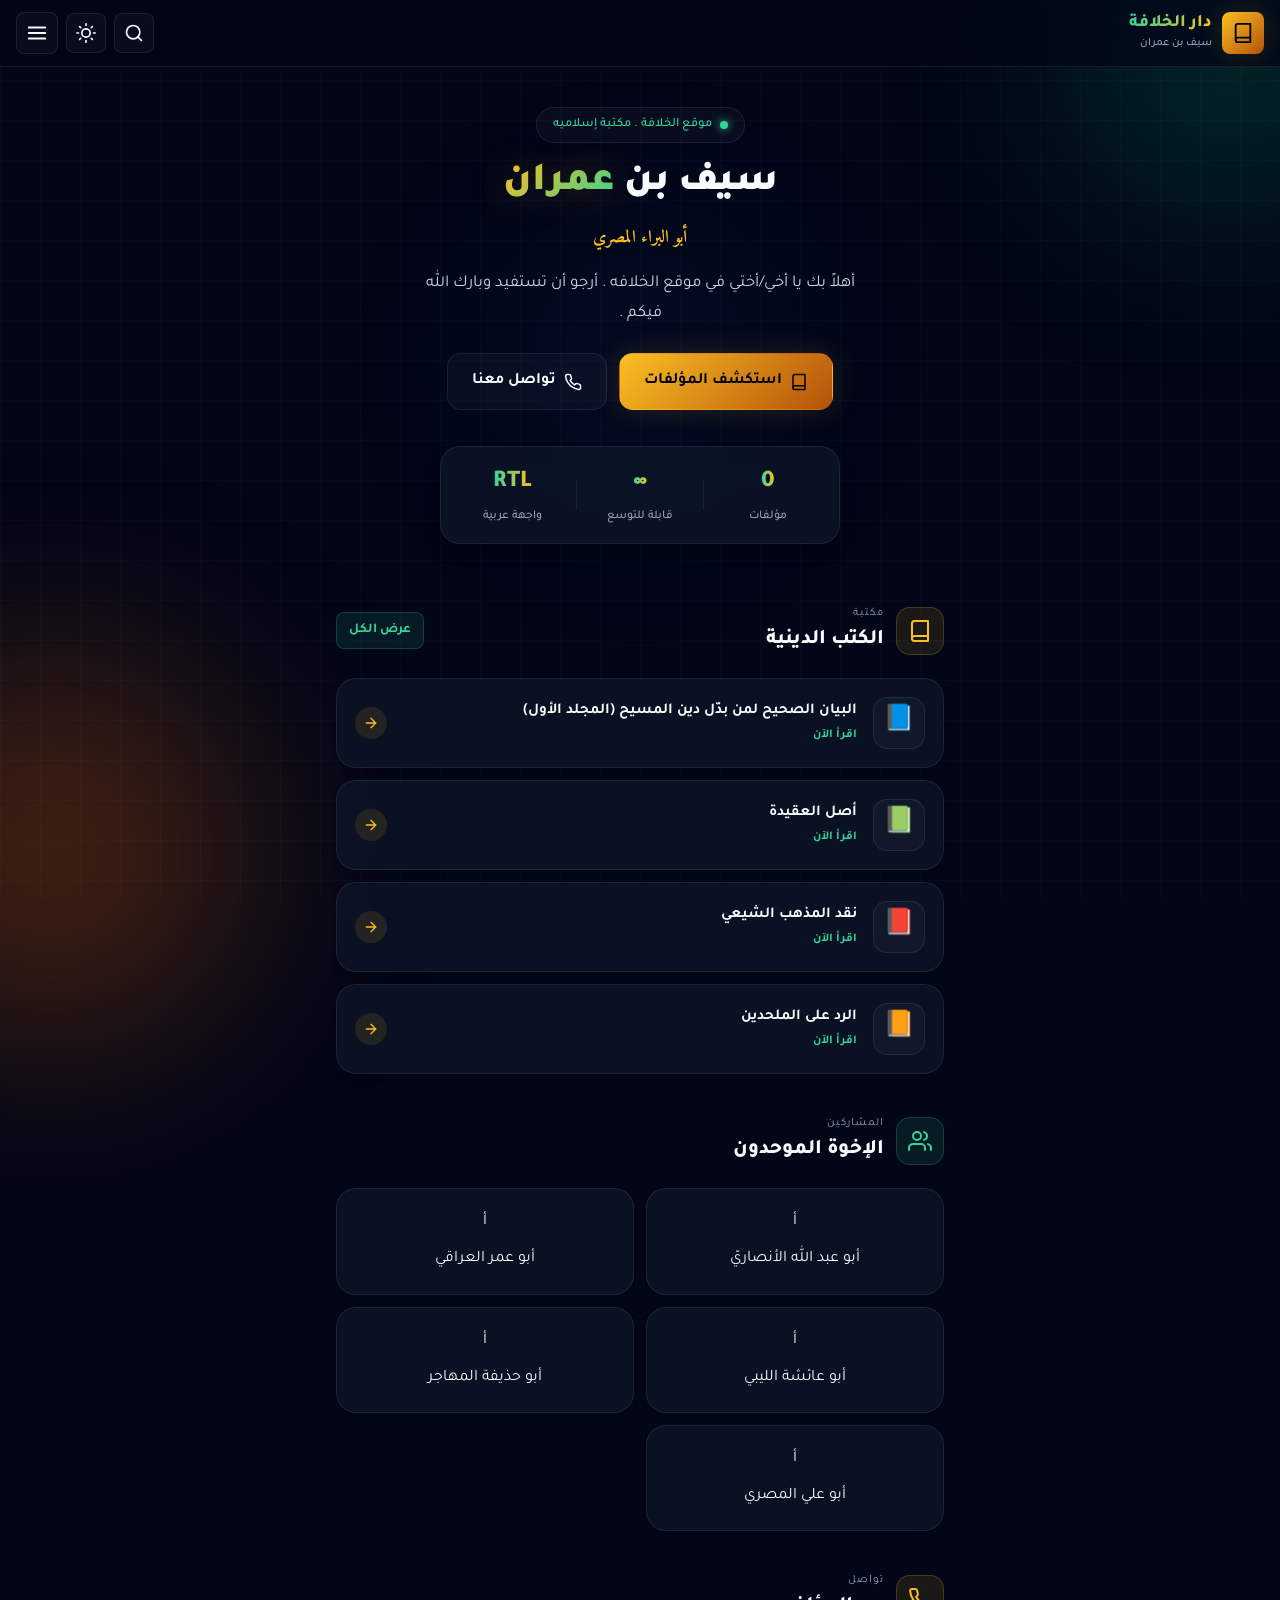
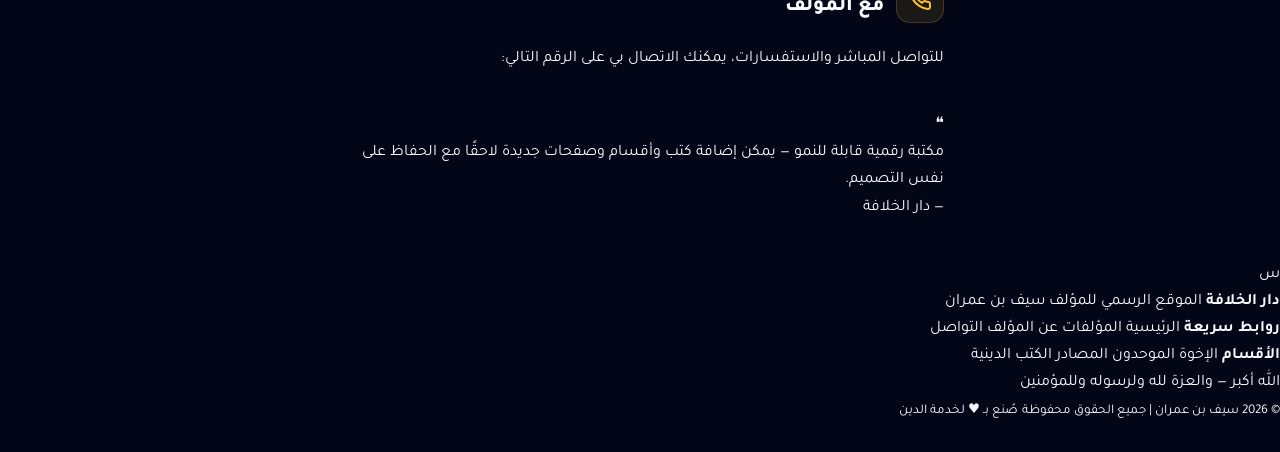
<file: index.html>
<!doctype html>
<html lang="ar" dir="rtl">
<head>
    <meta charset="utf-8">
    <meta name="viewport" content="width=device-width, initial-scale=1, maximum-scale=5, viewport-fit=cover">
    <meta name="theme-color" content="#020617">
    <meta name="description" content="الموقع الرسمي للمؤلف سيف بن عمران (أبو البراء المصري) — مكتبة المؤلفات الدينية لدار الخلافة. كتب، بحوث، وصفحات تعريفية.">
    <meta name="author" content="سيف بن عمران">
    <meta name="keywords" content="سيف بن عمران, دار الخلافة, كتب دينية, البيان الصحيح, أصل العقيدة, نقد المذهب الشيعي, أبو البراء المصري">
    
    <!-- Open Graph -->
    <meta property="og:title" content="سيف بن عمران | دار الخلافة">
    <meta property="og:image" content="https://saifomran262977-svg.github.io/icon.jpg">
    <meta property="og:image:width" content="400">
    <meta property="og:image:height" content="400">
    <meta name="twitter:card" content="summary">
    <meta name="twitter:image" content="https://saifomran262977-svg.github.io/icon.jpg">
    <meta property="og:description" content="السلام عليكم ورحمة الله وبركاته ...اهلا بك يا أخي في موقع ( الخلافة ).">
    <meta property="og:type" content="website">
    <meta property="og:locale" content="ar_AR">
    
    <!-- Twitter Card -->
    <meta name="twitter:card" content="summary_large_image">
    <meta name="twitter:title" content="سيف بن عمران | دار الخلافة">
    <meta name="twitter:description" content="مكتبة المؤلفات الدينية لدار الخلافة.">
    
    <title>سيف بن عمران | دار الخلافة</title>
    <meta name="google-site-verification" content="6l58_MC2yCPOhpSE0dXZOY8DzZ9UnEq5woLL2YqtXmM" />
    <!-- الخطوط -->
    <link rel="preconnect" href="https://fonts.googleapis.com">
    <link rel="preconnect" href="https://fonts.gstatic.com" crossorigin>
    <link rel="preconnect" href="https://fonts.gstatic.com" crossorigin>
<link href="https://fonts.googleapis.com/css2?family=Tajawal:wght@400;700;900&family=Amiri:wght@400;700&display=swap" rel="stylesheet" media="print" onload="this.media='all'">
<noscript><link href="https://fonts.googleapis.com/css2?family=Tajawal:wght@400;700;900&family=Amiri:wght@400;700&display=swap" rel="stylesheet"></noscript>
    <!-- أيقونة الموقع -->
<link rel="icon" type="image/jpeg" href="icon.jpg">
<link rel="apple-touch-icon" href="icon.jpg">
    <!-- ملف التصميم الرئيسي -->
  <!-- PWA -->
<link rel="manifest" href="manifest.json">
<meta name="theme-color" content="#020617">
<meta name="apple-mobile-web-app-capable" content="yes">
<meta name="apple-mobile-web-app-status-bar-style" content="black-translucent">
<meta name="apple-mobile-web-app-title" content="دار الخلافة">
<meta name="mobile-web-app-capable" content="yes">
    <link rel="stylesheet" href="style.css">
</head>
<body>

    <!-- ==========================================
         شاشة التحميل (Preloader)
         ========================================== -->
    <div id="preloader" class="preloader">
        <div class="preloader-content">
            <div class="preloader-logo">س</div>
            <div class="preloader-bar"><span></span></div>
            <p class="preloader-text">دار الخلافة</p>
        </div>
    </div>

    <!-- ==========================================
         شريط تقدم التمرير (Scroll Progress)
         ========================================== -->
    <div class="scroll-progress" id="scrollProgress"></div>

    <!-- ==========================================
         خلفيات متوهجة متحركة (Ambient Orbs)
         ========================================== -->
    <div class="ambient ambient-1"></div>
    <div class="ambient ambient-2"></div>
    <div class="ambient ambient-3"></div>
    <div class="grid-overlay"></div>

    <!-- ==========================================
         شريط التنقل العلوي (Header)
         ========================================== -->
    <header class="topbar" id="topbar">
        <a href="index.html" class="brand">
            <div class="logo-icon">
                <svg viewBox="0 0 24 24" fill="none" stroke="currentColor" stroke-width="2" stroke-linecap="round" stroke-linejoin="round">
                    <path d="M4 19.5A2.5 2.5 0 0 1 6.5 17H20"/>
                    <path d="M6.5 2H20v20H6.5A2.5 2.5 0 0 1 4 19.5v-15A2.5 2.5 0 0 1 6.5 2z"/>
                </svg>
            </div>
            <div class="logo-text">
                <h1>دار الخلافة</h1>
                <p>سيف بن عمران</p>
            </div>
        </a>
        
        <div class="header-actions">
            <button class="icon-btn" id="searchBtn" aria-label="بحث">
                <svg viewBox="0 0 24 24" fill="none" stroke="currentColor" stroke-width="2" stroke-linecap="round" stroke-linejoin="round">
                    <circle cx="11" cy="11" r="8"/>
                    <line x1="21" y1="21" x2="16.65" y2="16.65"/>
                </svg>
            </button>
            <button class="icon-btn theme-toggle" id="themeToggle" aria-label="تغيير المظهر">
                <svg viewBox="0 0 24 24" fill="none" stroke="currentColor" stroke-width="2" stroke-linecap="round" stroke-linejoin="round">
                    <circle cx="12" cy="12" r="5"/>
                    <line x1="12" y1="1" x2="12" y2="3"/>
                    <line x1="12" y1="21" x2="12" y2="23"/>
                    <line x1="4.22" y1="4.22" x2="5.64" y2="5.64"/>
                    <line x1="18.36" y1="18.36" x2="19.78" y2="19.78"/>
                    <line x1="1" y1="12" x2="3" y2="12"/>
                    <line x1="21" y1="12" x2="23" y2="12"/>
                    <line x1="4.22" y1="19.78" x2="5.64" y2="18.36"/>
                    <line x1="18.36" y1="5.64" x2="19.78" y2="4.22"/>
                </svg>
            </button>
            <button class="menu-btn" id="menuBtn" aria-label="فتح القائمة">
                <svg viewBox="0 0 24 24" fill="none" stroke="currentColor" stroke-width="2" stroke-linecap="round" stroke-linejoin="round">
                    <line x1="3" y1="12" x2="21" y2="12"/>
                    <line x1="3" y1="6" x2="21" y2="6"/>
                    <line x1="3" y1="18" x2="21" y2="18"/>
                </svg>
            </button>
        </div>
    </header>

    <!-- ==========================================
         القائمة الجانبية للهاتف (Mobile Nav)
         ========================================== -->
    <div class="nav-overlay" id="navOverlay"></div>
    <nav class="nav-menu" id="navMenu" aria-label="القائمة الرئيسية">
        <div class="nav-header">
            <div class="nav-logo">س</div>
            <div class="nav-title">
                <b>دار الخلافة</b>
                <small>سيف بن عمران</small>
            </div>
        </div>
        <div class="nav-links">
            <a href="index.html" class="active">
                <svg viewBox="0 0 24 24" fill="none" stroke="currentColor" stroke-width="2" stroke-linecap="round" stroke-linejoin="round"><path d="M3 9l9-7 9 7v11a2 2 0 0 1-2 2H5a2 2 0 0 1-2-2z"/><polyline points="9 22 9 12 15 12 15 22"/></svg>
                الرئيسية
            </a>
            <a href="books.html">
                <svg viewBox="0 0 24 24" fill="none" stroke="currentColor" stroke-width="2" stroke-linecap="round" stroke-linejoin="round"><path d="M4 19.5A2.5 2.5 0 0 1 6.5 17H20"/><path d="M6.5 2H20v20H6.5A2.5 2.5 0 0 1 4 19.5v-15A2.5 2.5 0 0 1 6.5 2z"/></svg>
                المؤلفات
            </a>
            <a href="about.html">
                <svg viewBox="0 0 24 24" fill="none" stroke="currentColor" stroke-width="2" stroke-linecap="round" stroke-linejoin="round"><path d="M20 21v-2a4 4 0 0 0-4-4H8a4 4 0 0 0-4 4v2"/><circle cx="12" cy="7" r="4"/></svg>
                عن المؤلف
            </a>
            <a href="brothers.html">
                <svg viewBox="0 0 24 24" fill="none" stroke="currentColor" stroke-width="2" stroke-linecap="round" stroke-linejoin="round"><path d="M17 21v-2a4 4 0 0 0-4-4H5a4 4 0 0 0-4 4v2"/><circle cx="9" cy="7" r="4"/><path d="M23 21v-2a4 4 0 0 0-3-3.87"/><path d="M16 3.13a4 4 0 0 1 0 7.75"/></svg>
                الإخوة الموحدين 
            </a>
            <a href="contact.html">
                <svg viewBox="0 0 24 24" fill="none" stroke="currentColor" stroke-width="2" stroke-linecap="round" stroke-linejoin="round"><path d="M22 16.92v3a2 2 0 0 1-2.18 2 19.79 19.79 0 0 1-8.63-3.07 19.5 19.5 0 0 1-6-6 19.79 19.79 0 0 1-3.07-8.67A2 2 0 0 1 4.11 2h3a2 2 0 0 1 2 1.72c.127.96.361 1.903.7 2.81a2 2 0 0 1-.45 2.11L8.09 9.91a16 16 0 0 0 6 6l1.27-1.27a2 2 0 0 1 2.11-.45c.907.339 1.85.573 2.81.7A2 2 0 0 1 22 16.92z"/></svg>
                التواصل
            </a>
            <a href="news.html">
    <svg viewBox="0 0 24 24" fill="none" stroke="currentColor" stroke-width="2" stroke-linecap="round" stroke-linejoin="round"><path d="M4 22h16a2 2 0 0 0 2-2V4a2 2 0 0 0-2-2H8a2 2 0 0 0-2 2v16a2 2 0 0 1-2 2Zm0 0a2 2 0 0 1-2-2v-9c0-1.1.9-2 2-2h2"/><path d="M18 14h-8M15 18h-5M10 6h8v4h-8V6Z"/></svg>
    الأخبار الرسمية
                <a href="hadith.html">
    <svg viewBox="0 0 24 24" fill="none" stroke="currentColor" stroke-width="2" stroke-linecap="round" stroke-linejoin="round"><path d="M4 19.5A2.5 2.5 0 0 1 6.5 17H20"/><path d="M6.5 2H20v20H6.5A2.5 2.5 0 0 1 4 19.5v-15A2.5 2.5 0 0 1 6.5 2z"/></svg>
    مكتبة الأحاديث
                </a> 
                <a href="scholars.html">
    <svg viewBox="0 0 24 24" fill="none" stroke="currentColor" stroke-width="2" stroke-linecap="round" stroke-linejoin="round"><path d="M17 21v-2a4 4 0 0 0-4-4H5a4 4 0 0 0-4 4v2"/><circle cx="9" cy="7" r="4"/><path d="M23 21v-2a4 4 0 0 0-3-3.87"/><path d="M16 3.13a4 4 0 0 1 0 7.75"/></svg>
    علماء الإسلام
                </a>
         <a href="shorts.html">
    <svg viewBox="0 0 24 24" fill="none" stroke="currentColor" stroke-width="2" stroke-linecap="round" stroke-linejoin="round"><rect x="2" y="3" width="20" height="18" rx="2"/><polygon points="10 8 16 12 10 16 10 8"/></svg>
    مقاطع دعوية
         </a>
            </a>
        </div>
        <div class="nav-footer">
            <p>الله أكبر — والعزة لله</p>
        </div>
    </nav>

    <!-- ==========================================
         المحتوى الرئيسي (Main Content)
         ========================================== -->
    <main>

        <!-- ==========================================
             قسم الترحيب (Hero Section)
             ========================================== -->
        <section class="hero" id="hero">
            <div class="hero-badge">
                <span class="badge-dot"></span>
                موقع الخلافة . مكتبة إسلاميه
            </div>
            
            <h2 class="hero-title">
                سيف بن <span class="gradient-text">عمران</span>
            </h2>
            
            <p class="hero-subtitle">
                أبو البراء المصري
            </p>
            
            <p class="hero-welcome">
                أهلاً بك يا أخي/أختي في موقع الخلافه . أرجو أن تستفيد وبارك الله فيكم .
            </p>
            
            <div class="hero-actions">
                <a href="books.html" class="btn btn-primary">
                    <svg viewBox="0 0 24 24" fill="none" stroke="currentColor" stroke-width="2" stroke-linecap="round" stroke-linejoin="round"><path d="M4 19.5A2.5 2.5 0 0 1 6.5 17H20"/><path d="M6.5 2H20v20H6.5A2.5 2.5 0 0 1 4 19.5v-15A2.5 2.5 0 0 1 6.5 2z"/></svg>
                    استكشف المؤلفات
                </a>
                <a href="contact.html" class="btn btn-ghost">
                    <svg viewBox="0 0 24 24" fill="none" stroke="currentColor" stroke-width="2" stroke-linecap="round" stroke-linejoin="round"><path d="M22 16.92v3a2 2 0 0 1-2.18 2 19.79 19.79 0 0 1-8.63-3.07 19.5 19.5 0 0 1-6-6 19.79 19.79 0 0 1-3.07-8.67A2 2 0 0 1 4.11 2h3a2 2 0 0 1 2 1.72c.127.96.361 1.903.7 2.81a2 2 0 0 1-.45 2.11L8.09 9.91a16 16 0 0 0 6 6l1.27-1.27a2 2 0 0 1 2.11-.45c.907.339 1.85.573 2.81.7A2 2 0 0 1 22 16.92z"/></svg>
                    تواصل معنا
                </a>
            </div>
        
            <!-- إحصائيات سريعة -->
            <div class="hero-stats">
                <div class="stat-item">
                    <span class="stat-number" data-count="3">0</span>
                    <span class="stat-label">مؤلفات</span>
                </div>
                <div class="stat-divider"></div>
                <div class="stat-item">
                    <span class="stat-number">∞</span>
                    <span class="stat-label">قابلة للتوسع</span>
                </div>
                <div class="stat-divider"></div>
                <div class="stat-item">
                    <span class="stat-number">RTL</span>
                    <span class="stat-label">واجهة عربية</span>
                </div>
            </div>
        </section>

        <!-- ==========================================
             قسم الكتب الدينية (Books Section)
             ========================================== -->
        <section class="section" id="books-section">
            <div class="section-header">
                <div class="section-icon-wrap">
                    <svg viewBox="0 0 24 24" fill="none" stroke="currentColor" stroke-width="2" stroke-linecap="round" stroke-linejoin="round">
                        <path d="M4 19.5A2.5 2.5 0 0 1 6.5 17H20"/>
                        <path d="M6.5 2H20v20H6.5A2.5 2.5 0 0 1 4 19.5v-15A2.5 2.5 0 0 1 6.5 2z"/>
                    </svg>
                </div>
                <div class="section-title-wrap">
                    <span class="section-kicker">مكتبة</span>
                    <h3 class="section-title">الكتب الدينية</h3>
                </div>
                <a href="books.html" class="section-link">عرض الكل</a>
            </div>
            
            <div class="books-grid" id="booksContainer">
                <!-- يتم تعبئة أزرار الكتب تلقائيًا عبر JavaScript من config.js -->
            </div>
        </section>

        <!-- ==========================================
             قسم الإخوة الموحدين (Brothers Section)
             ========================================== -->
        <section class="section" id="brothers-section">
            <div class="section-header">
                <div class="section-icon-wrap emerald">
                    <svg viewBox="0 0 24 24" fill="none" stroke="currentColor" stroke-width="2" stroke-linecap="round" stroke-linejoin="round">
                        <path d="M17 21v-2a4 4 0 0 0-4-4H5a4 4 0 0 0-4 4v2"/>
                        <circle cx="9" cy="7" r="4"/>
                        <path d="M23 21v-2a4 4 0 0 0-3-3.87"/>
                        <path d="M16 3.13a4 4 0 0 1 0 7.75"/>
                    </svg>
                </div>
                <div class="section-title-wrap">
                    <span class="section-kicker">المشاركين </span>
                    <h3 class="section-title">الإخوة الموحدون</h3>
                </div>
            </div>
            
            <div class="brothers-grid" id="brothersContainer">
                <!-- يتم تعبئة أسماء الإخوة تلقائيًا عبر JavaScript من config.js -->
            </div>
        </section>

        <!-- ==========================================
             قسم التواصل (Contact Section)
             ========================================== -->
        <section class="section" id="contact-section">
            <div class="section-header">
                <div class="section-icon-wrap gold">
                    <svg viewBox="0 0 24 24" fill="none" stroke="currentColor" stroke-width="2" stroke-linecap="round" stroke-linejoin="round">
                        <path d="M22 16.92v3a2 2 0 0 1-2.18 2 19.79 19.79 0 0 1-8.63-3.07 19.5 19.5 0 0 1-6-6 19.79 19.79 0 0 1-3.07-8.67A2 2 0 0 1 4.11 2h3a2 2 0 0 1 2 1.72c.127.96.361 1.903.7 2.81a2 2 0 0 1-.45 2.11L8.09 9.91a16 16 0 0 0 6 6l1.27-1.27a2 2 0 0 1 2.11-.45c.907.339 1.85.573 2.81.7A2 2 0 0 1 22 16.92z"/>
                    </svg>
                </div>
                <div class="section-title-wrap">
                    <span class="section-kicker">تواصل</span>
                    <h3 class="section-title">مع المؤلف</h3>
                </div>
            </div>
            
            <div class="contact-card">
                <p class="contact-desc">
                    للتواصل المباشر والاستفسارات، يمكنك الاتصال بي على الرقم التالي:
                </p>
                <a href="#" id="phoneContainer" class="contact-btn">
                    <!-- يتم تعبئة الرقم تلقائيًا عبر JavaScript -->
                </a>
            </div>
        </section>

        <!-- ==========================================
             قسم الاقتباس (Quote Section)
             ========================================== -->
        <section class="quote-section">
            <div class="quote-icon">❝</div>
            <p class="quote-text">مكتبة رقمية قابلة للنمو — يمكن إضافة كتب وأقسام وصفحات جديدة لاحقًا مع الحفاظ على نفس التصميم.</p>
            <span class="quote-author">— دار الخلافة</span>
        </section>

    </main>

    <!-- ==========================================
         التذييل (Footer)
         ========================================== -->
    <footer class="footer">
        <div class="footer-grid">
            <div class="footer-brand">
                <div class="footer-logo">س</div>
                <b>دار الخلافة</b>
                <span>الموقع الرسمي للمؤلف سيف بن عمران</span>
            </div>
            <div class="footer-links">
                <b>روابط سريعة</b>
                <a href="index.html">الرئيسية</a>
                <a href="books.html">المؤلفات</a>
                <a href="about.html">عن المؤلف</a>
                <a href="contact.html">التواصل</a>
            </div>
            <div class="footer-links">
                <b>الأقسام</b>
                <a href="brothers.html">الإخوة الموحدون</a>
                <a href="sources.html">المصادر</a>
                <a href="books.html">الكتب الدينية</a>
            </div>
        </div>
        <div class="footer-quote">
            <span></span>
            الله أكبر — والعزة لله ولرسوله وللمؤمنين
        </div>
        <div class="footer-bottom">
            <small>© <span id="year"></span> سيف بن عمران | جميع الحقوق محفوظة</small>
            <small>صُنع بـ <span class="heart">♥</span> لخدمة الدين</small>
        </div>
    </footer>

    <!-- ==========================================
         الأزرار العائمة (Floating Buttons)
         ========================================== -->
    
    
    <button class="fab fab-top" id="backToTop" aria-label="العودة للأعلى">
        <svg viewBox="0 0 24 24" fill="none" stroke="currentColor" stroke-width="2" stroke-linecap="round" stroke-linejoin="round">
            <line x1="12" y1="19" x2="12" y2="5"/>
            <polyline points="5 12 12 5 19 12"/>
        </svg>
    </button>

    <!-- ==========================================
         ملفات البرمجة (JavaScript)
         ========================================== -->
    <script src="config.js"></script>
    <script src="main.js"></script>

</body>
</html>
</file>
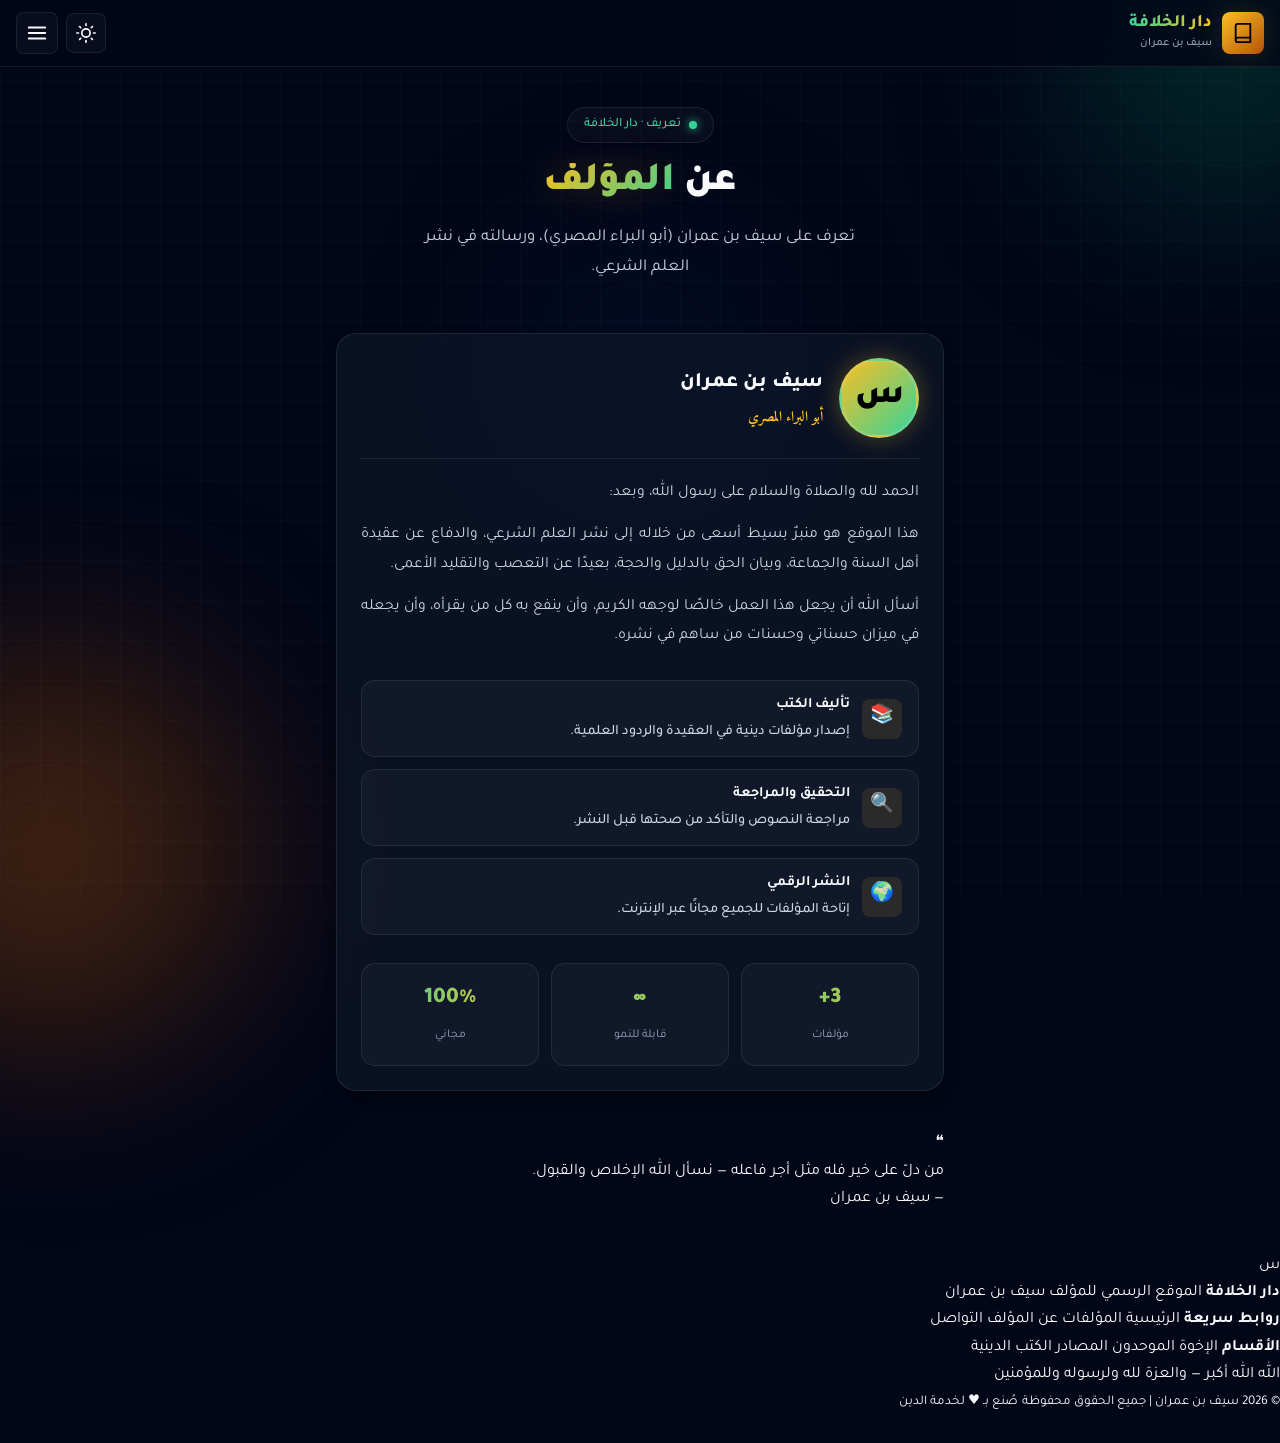
<file: about.html>
<!doctype html>
<html lang="ar" dir="rtl">
<head>
    <meta charset="utf-8">
    <meta name="viewport" content="width=device-width, initial-scale=1, maximum-scale=5, viewport-fit=cover">
    <meta name="theme-color" content="#020617">
    <meta name="description" content="عن المؤلف سيف بن عمران (أبو البراء المصري) — نبذة تعريفية ورسالته في نشر العلم الشرعي.">
    <meta name="author" content="سيف بن عمران">
    
    <!-- Open Graph -->
    <meta property="og:title" content="عن المؤلف | سيف بن عمران">
    <meta property="og:description" content="نبذة عن حياة ومشروع المؤلف سيف بن عمران.">
    <meta property="og:type" content="website">
    <meta property="og:locale" content="ar_AR">
    
    <title>عن المؤلف | سيف بن عمران</title>
    
    <!-- الخطوط -->
    <link rel="preconnect" href="https://fonts.googleapis.com">
    <link rel="preconnect" href="https://fonts.gstatic.com" crossorigin>
    <link rel="preconnect" href="https://fonts.gstatic.com" crossorigin>
<link href="https://fonts.googleapis.com/css2?family=Tajawal:wght@400;700;900&family=Amiri:wght@400;700&display=swap" rel="stylesheet" media="print" onload="this.media='all'">
<noscript><link href="https://fonts.googleapis.com/css2?family=Tajawal:wght@400;700;900&family=Amiri:wght@400;700&display=swap" rel="stylesheet"></noscript>
    <!-- أيقونة الموقع -->
<link rel="icon" type="image/jpeg" href="icon.jpg">
<link rel="apple-touch-icon" href="icon.jpg">
    <!-- ملف التصميم -->
   <!-- PWA -->
<link rel="manifest" href="manifest.json">
<meta name="theme-color" content="#020617">
<meta name="apple-mobile-web-app-capable" content="yes">
<meta name="apple-mobile-web-app-status-bar-style" content="black-translucent">
<meta name="apple-mobile-web-app-title" content="دار الخلافة">
<meta name="mobile-web-app-capable" content="yes">
    <link rel="stylesheet" href="style.css">
    
    <!-- أنماط خاصة بصفحة عن المؤلف -->
    <style>
        .about-card {
            display: flex;
            flex-direction: column;
            gap: 20px;
            padding: 24px;
            background: var(--bg-card);
            border: 1px solid var(--border-color);
            border-radius: var(--radius-lg);
            backdrop-filter: blur(12px);
            -webkit-backdrop-filter: blur(12px);
            box-shadow: var(--shadow-md);
            transition: all var(--transition);
        }
        .about-card:hover {
            border-color: var(--emerald-light);
            box-shadow: 0 0 25px rgba(52, 211, 153, 0.1);
        }
        .author-profile {
            display: flex;
            align-items: center;
            gap: 16px;
            padding-bottom: 20px;
            border-bottom: 1px solid var(--border-color);
        }
        .author-avatar-large {
            width: 80px;
            height: 80px;
            display: flex;
            align-items: center;
            justify-content: center;
            border-radius: 50%;
            background: linear-gradient(135deg, var(--gold-light), var(--emerald-light));
            color: #000;
            font-weight: 900;
            font-size: 2.2rem;
            flex-shrink: 0;
            box-shadow: 0 0 25px rgba(251, 191, 36, 0.3);
            border: 3px solid rgba(255, 255, 255, 0.1);
        }
        .author-info h3 {
            font-size: 1.3rem;
            font-weight: 800;
            color: var(--text-primary);
            margin-bottom: 4px;
        }
        .author-info p {
            font-size: 0.9rem;
            color: var(--gold-light);
            font-weight: 600;
            font-family: var(--font-quran);
        }
        .about-text {
            font-size: 0.98rem;
            color: var(--text-secondary);
            line-height: 1.9;
            text-align: justify;
        }
        .about-text p {
            margin-bottom: 12px;
        }
        .about-text p:last-child {
            margin-bottom: 0;
        }
        .about-features {
            display: flex;
            flex-direction: column;
            gap: 12px;
            margin-top: 8px;
        }
        .feature-item {
            display: flex;
            align-items: center;
            gap: 12px;
            padding: 12px 16px;
            background: var(--bg-glass);
            border: 1px solid var(--border-color);
            border-radius: var(--radius-md);
            transition: all var(--transition);
        }
        .feature-item:hover {
            border-color: var(--gold-light);
            background: rgba(251, 191, 36, 0.05);
        }
        .feature-icon {
            width: 40px;
            height: 40px;
            display: flex;
            align-items: center;
            justify-content: center;
            border-radius: var(--radius-sm);
            background: rgba(251, 191, 36, 0.1);
            color: var(--gold-light);
            flex-shrink: 0;
            font-size: 1.2rem;
        }
        .feature-text {
            font-size: 0.9rem;
            color: var(--text-secondary);
            font-weight: 500;
        }
        .feature-text b {
            color: var(--text-primary);
            display: block;
            margin-bottom: 2px;
        }
        .stats-mini {
            display: grid;
            grid-template-columns: repeat(3, 1fr);
            gap: 12px;
            margin-top: 8px;
        }
        .stat-mini-item {
            text-align: center;
            padding: 16px 8px;
            background: var(--bg-glass);
            border: 1px solid var(--border-color);
            border-radius: var(--radius-md);
            transition: all var(--transition);
        }
        .stat-mini-item:hover {
            border-color: var(--emerald-light);
            transform: translateY(-3px);
        }
        .stat-mini-item b {
            display: block;
            font-size: 1.4rem;
            font-weight: 900;
            background: linear-gradient(to left, var(--gold-light), var(--emerald-light));
            -webkit-background-clip: text;
            -webkit-text-fill-color: transparent;
            background-clip: text;
            margin-bottom: 4px;
        }
        .stat-mini-item span {
            font-size: 0.75rem;
            color: var(--text-muted);
        }
    </style>
</head>
<body>

    <!-- ==========================================
         شاشة التحميل (Preloader)
         ========================================== -->
    <div id="preloader" class="preloader">
        <div class="preloader-content">
            <div class="preloader-logo">س</div>
            <div class="preloader-bar"><span></span></div>
            <p class="preloader-text">دار الخلافة</p>
        </div>
    </div>

    <!-- ==========================================
         شريط تقدم التمرير
         ========================================== -->
    <div class="scroll-progress" id="scrollProgress"></div>

    <!-- ==========================================
         خلفيات متوهجة
         ========================================== -->
    <div class="ambient ambient-1"></div>
    <div class="ambient ambient-2"></div>
    <div class="ambient ambient-3"></div>
    <div class="grid-overlay"></div>

    <!-- ==========================================
         شريط التنقل العلوي
         ========================================== -->
    <header class="topbar" id="topbar">
        <a href="index.html" class="brand">
            <div class="logo-icon">
                <svg viewBox="0 0 24 24" fill="none" stroke="currentColor" stroke-width="2" stroke-linecap="round" stroke-linejoin="round">
                    <path d="M4 19.5A2.5 2.5 0 0 1 6.5 17H20"/>
                    <path d="M6.5 2H20v20H6.5A2.5 2.5 0 0 1 4 19.5v-15A2.5 2.5 0 0 1 6.5 2z"/>
                </svg>
            </div>
            <div class="logo-text">
                <h1>دار الخلافة</h1>
                <p>سيف بن عمران</p>
            </div>
        </a>
        
        <div class="header-actions">
            <button class="icon-btn theme-toggle" id="themeToggle" aria-label="تغيير المظهر">
                <svg viewBox="0 0 24 24" fill="none" stroke="currentColor" stroke-width="2" stroke-linecap="round" stroke-linejoin="round">
                    <circle cx="12" cy="12" r="5"/>
                    <line x1="12" y1="1" x2="12" y2="3"/>
                    <line x1="12" y1="21" x2="12" y2="23"/>
                    <line x1="4.22" y1="4.22" x2="5.64" y2="5.64"/>
                    <line x1="18.36" y1="18.36" x2="19.78" y2="19.78"/>
                    <line x1="1" y1="12" x2="3" y2="12"/>
                    <line x1="21" y1="12" x2="23" y2="12"/>
                    <line x1="4.22" y1="19.78" x2="5.64" y2="18.36"/>
                    <line x1="18.36" y1="5.64" x2="19.78" y2="4.22"/>
                </svg>
            </button>
            <button class="menu-btn" id="menuBtn" aria-label="فتح القائمة">
                <svg viewBox="0 0 24 24" fill="none" stroke="currentColor" stroke-width="2" stroke-linecap="round" stroke-linejoin="round">
                    <line x1="3" y1="12" x2="21" y2="12"/>
                    <line x1="3" y1="6" x2="21" y2="6"/>
                    <line x1="3" y1="18" x2="21" y2="18"/>
                </svg>
            </button>
        </div>
    </header>

    <!-- ==========================================
         القائمة الجانبية للهاتف
         ========================================== -->
    <div class="nav-overlay" id="navOverlay"></div>
    <nav class="nav-menu" id="navMenu" aria-label="القائمة الرئيسية">
        <div class="nav-header">
            <div class="nav-logo">س</div>
            <div class="nav-title">
                <b>دار الخلافة</b>
                <small>سيف بن عمران</small>
            </div>
        </div>
        <div class="nav-links">
            <a href="index.html">
                <svg viewBox="0 0 24 24" fill="none" stroke="currentColor" stroke-width="2" stroke-linecap="round" stroke-linejoin="round"><path d="M3 9l9-7 9 7v11a2 2 0 0 1-2 2H5a2 2 0 0 1-2-2z"/><polyline points="9 22 9 12 15 12 15 22"/></svg>
                الرئيسية
            </a>
            <a href="books.html">
                <svg viewBox="0 0 24 24" fill="none" stroke="currentColor" stroke-width="2" stroke-linecap="round" stroke-linejoin="round"><path d="M4 19.5A2.5 2.5 0 0 1 6.5 17H20"/><path d="M6.5 2H20v20H6.5A2.5 2.5 0 0 1 4 19.5v-15A2.5 2.5 0 0 1 6.5 2z"/></svg>
                المؤلفات
            </a>
            <a href="about.html" class="active">
                <svg viewBox="0 0 24 24" fill="none" stroke="currentColor" stroke-width="2" stroke-linecap="round" stroke-linejoin="round"><path d="M20 21v-2a4 4 0 0 0-4-4H8a4 4 0 0 0-4 4v2"/><circle cx="12" cy="7" r="4"/></svg>
                عن المؤلف
            </a>
            <a href="brothers.html">
                <svg viewBox="0 0 24 24" fill="none" stroke="currentColor" stroke-width="2" stroke-linecap="round" stroke-linejoin="round"><path d="M17 21v-2a4 4 0 0 0-4-4H5a4 4 0 0 0-4 4v2"/><circle cx="9" cy="7" r="4"/><path d="M23 21v-2a4 4 0 0 0-3-3.87"/><path d="M16 3.13a4 4 0 0 1 0 7.75"/></svg>
                الإخوة الموحدون
            </a>
            <a href="contact.html">
                <svg viewBox="0 0 24 24" fill="none" stroke="currentColor" stroke-width="2" stroke-linecap="round" stroke-linejoin="round"><path d="M22 16.92v3a2 2 0 0 1-2.18 2 19.79 19.79 0 0 1-8.63-3.07 19.5 19.5 0 0 1-6-6 19.79 19.79 0 0 1-3.07-8.67A2 2 0 0 1 4.11 2h3a2 2 0 0 1 2 1.72c.127.96.361 1.903.7 2.81a2 2 0 0 1-.45 2.11L8.09 9.91a16 16 0 0 0 6 6l1.27-1.27a2 2 0 0 1 2.11-.45c.907.339 1.85.573 2.81.7A2 2 0 0 1 22 16.92z"/></svg>
                التواصل
            </a>
        </div>
        <div class="nav-footer">
            <p>الله أكبر — والعزة لله</p>
        </div>
    </nav>

    <!-- ==========================================
         المحتوى الرئيسي
         ========================================== -->
    <main>

        <!-- ==========================================
             ترويسة الصفحة (Page Header)
             ========================================== -->
        <section class="hero" style="padding-bottom: 10px;">
            <div class="hero-badge">
                <span class="badge-dot"></span>
                تعريف · دار الخلافة
            </div>
            
            <h2 class="hero-title">
                عن <span class="gradient-text">المؤلف</span>
            </h2>
            
            <p class="hero-welcome">
                تعرف على سيف بن عمران (أبو البراء المصري)، ورسالته في نشر العلم الشرعي.
            </p>
        </section>

        <!-- ==========================================
             بطاقة التعريف بالمؤلف
             ========================================== -->
        <section class="section">
            <div class="about-card">
                
                <!-- صورة رمزية واسم -->
                <div class="author-profile">
                    <div class="author-avatar-large">س</div>
                    <div class="author-info">
                        <h3>سيف بن عمران</h3>
                        <p>أبو البراء المصري</p>
                    </div>
                </div>

                <!-- نبذة -->
                <div class="about-text">
                    <p>
                        الحمد لله والصلاة والسلام على رسول الله، وبعد:
                    </p>
                    <p>
                        هذا الموقع هو منبرٌ بسيط أسعى من خلاله إلى نشر العلم الشرعي، والدفاع عن عقيدة أهل السنة والجماعة، وبيان الحق بالدليل والحجة، بعيدًا عن التعصب والتقليد الأعمى.
                    </p>
                    <p>
                        أسأل الله أن يجعل هذا العمل خالصًا لوجهه الكريم، وأن ينفع به كل من يقرأه، وأن يجعله في ميزان حسناتي وحسنات من ساهم في نشره.
                    </p>
                </div>

                <!-- مميزات المشروع -->
                <div class="about-features">
                    <div class="feature-item">
                        <div class="feature-icon">📚</div>
                        <div class="feature-text">
                            <b>تأليف الكتب</b>
                            إصدار مؤلفات دينية في العقيدة والردود العلمية.
                        </div>
                    </div>
                    <div class="feature-item">
                        <div class="feature-icon">🔍</div>
                        <div class="feature-text">
                            <b>التحقيق والمراجعة</b>
                            مراجعة النصوص والتأكد من صحتها قبل النشر.
                        </div>
                    </div>
                    <div class="feature-item">
                        <div class="feature-icon">🌍</div>
                        <div class="feature-text">
                            <b>النشر الرقمي</b>
                            إتاحة المؤلفات للجميع مجانًا عبر الإنترنت.
                        </div>
                    </div>
                </div>

                <!-- إحصائيات مصغرة -->
                <div class="stats-mini">
                    <div class="stat-mini-item">
                        <b>3+</b>
                        <span>مؤلفات</span>
                    </div>
                    <div class="stat-mini-item">
                        <b>∞</b>
                        <span>قابلة للنمو</span>
                    </div>
                    <div class="stat-mini-item">
                        <b>100%</b>
                        <span>مجاني</span>
                    </div>
                </div>

            </div>
        </section>

        <!-- ==========================================
             قسم الاقتباس
             ========================================== -->
        <section class="quote-section">
            <div class="quote-icon">❝</div>
            <p class="quote-text">من دلّ على خير فله مثل أجر فاعله — نسأل الله الإخلاص والقبول.</p>
            <span class="quote-author">— سيف بن عمران</span>
        </section>

    </main>

    <!-- ==========================================
         التذييل
         ========================================== -->
    <footer class="footer">
        <div class="footer-grid">
            <div class="footer-brand">
                <div class="footer-logo">س</div>
                <b>دار الخلافة</b>
                <span>الموقع الرسمي للمؤلف سيف بن عمران</span>
            </div>
            <div class="footer-links">
                <b>روابط سريعة</b>
                <a href="index.html">الرئيسية</a>
                <a href="books.html">المؤلفات</a>
                <a href="about.html">عن المؤلف</a>
                <a href="contact.html">التواصل</a>
            </div>
            <div class="footer-links">
                <b>الأقسام</b>
                <a href="brothers.html">الإخوة الموحدون</a>
                <a href="sources.html">المصادر</a>
                <a href="books.html">الكتب الدينية</a>
            </div>
        </div>
        <div class="footer-quote">
            <span>ﷲ</span>
            الله أكبر — والعزة لله ولرسوله وللمؤمنين
        </div>
        <div class="footer-bottom">
            <small>© <span id="year"></span> سيف بن عمران | جميع الحقوق محفوظة</small>
            <small>صُنع بـ <span class="heart">♥</span> لخدمة الدين</small>
        </div>
    </footer>

    <!-- ==========================================
         الأزرار العائمة
         ========================================== -->
    
    
    <button class="fab fab-top" id="backToTop" aria-label="العودة للأعلى">
        <svg viewBox="0 0 24 24" fill="none" stroke="currentColor" stroke-width="2" stroke-linecap="round" stroke-linejoin="round">
            <line x1="12" y1="19" x2="12" y2="5"/>
            <polyline points="5 12 12 5 19 12"/>
        </svg>
    </button>

    <!-- ==========================================
         ملفات البرمجة
         ========================================== -->
    <script src="config.js"></script>
    <script src="main.js"></script>

</body>
</html>
</file>
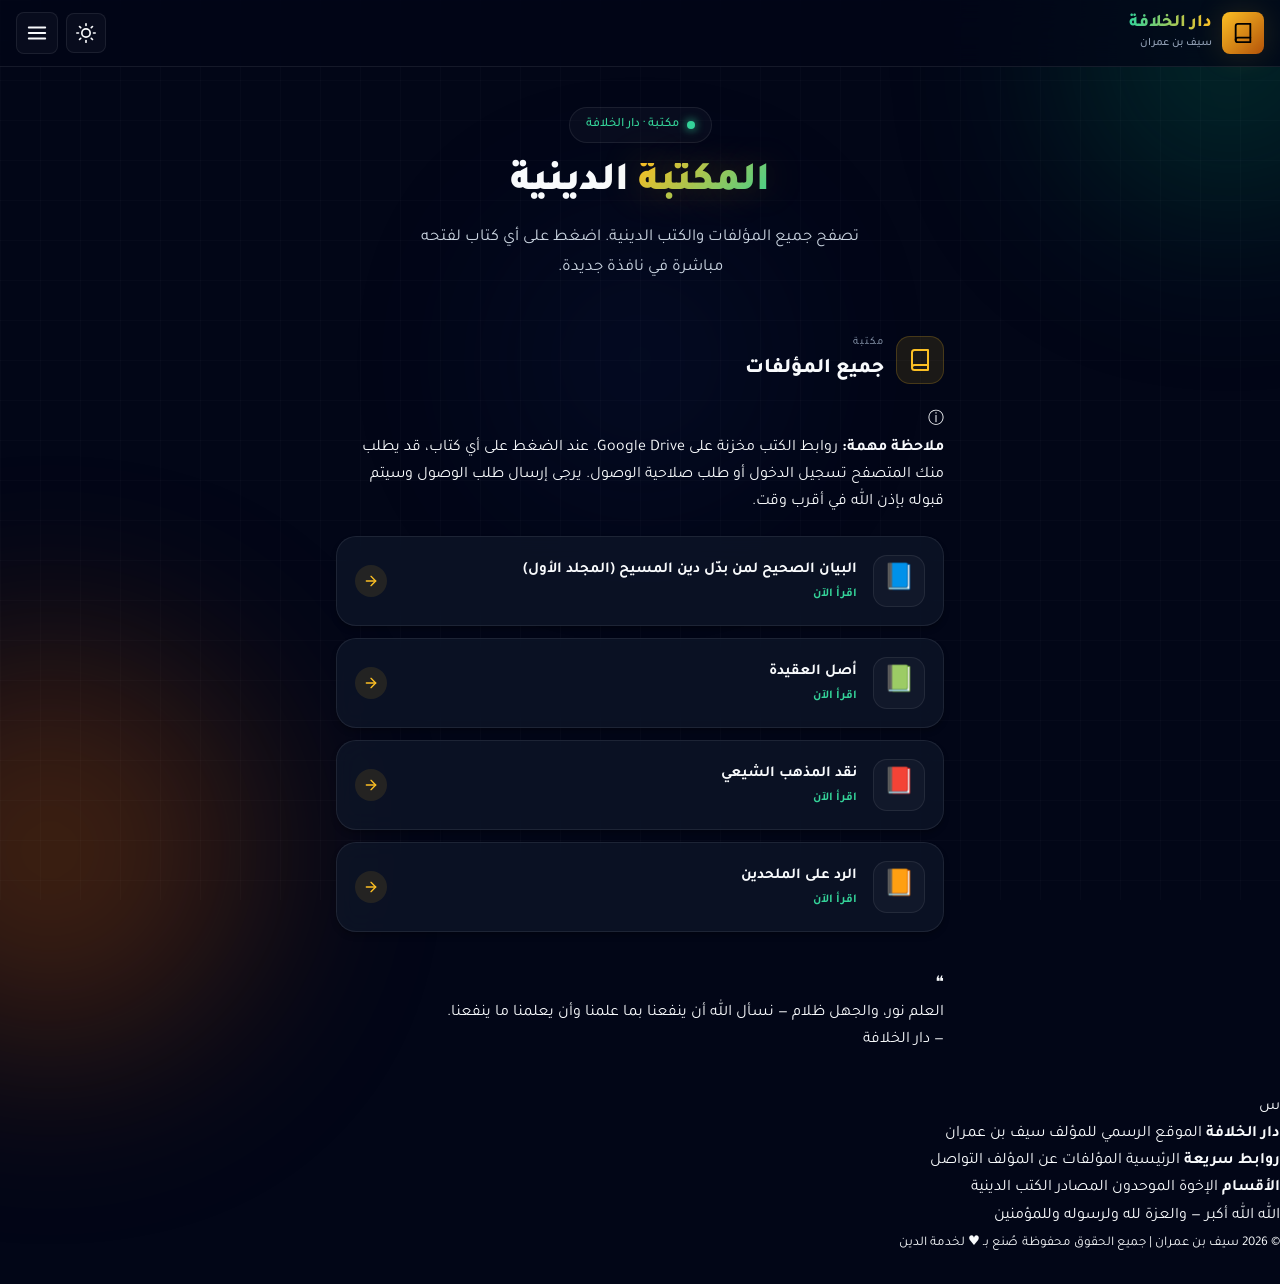
<file: books.html>
<!doctype html>
<html lang="ar" dir="rtl">
<head>
    <meta charset="utf-8">
    <meta name="viewport" content="width=device-width, initial-scale=1, maximum-scale=5, viewport-fit=cover">
    <meta name="theme-color" content="#020617">
    <meta name="description" content="المكتبة الدينية للمؤلف سيف بن عمران — جميع المؤلفات والكتب الدينية في مكان واحد.">
    <meta name="author" content="سيف بن عمران">
    
    <!-- Open Graph -->
    <meta property="og:title" content="المكتبة الدينية | سيف بن عمران">
    <meta property="og:description" content="تصفح جميع مؤلفات سيف بن عمران الدينية.">
    <meta property="og:type" content="website">
    <meta property="og:locale" content="ar_AR">
    
    <title>المكتبة الدينية | سيف بن عمران</title>
    
    <!-- الخطوط -->
    <link rel="preconnect" href="https://fonts.googleapis.com">
    <link rel="preconnect" href="https://fonts.gstatic.com" crossorigin>
    <link rel="preconnect" href="https://fonts.gstatic.com" crossorigin>
<link href="https://fonts.googleapis.com/css2?family=Tajawal:wght@400;700;900&family=Amiri:wght@400;700&display=swap" rel="stylesheet" media="print" onload="this.media='all'">
<noscript><link href="https://fonts.googleapis.com/css2?family=Tajawal:wght@400;700;900&family=Amiri:wght@400;700&display=swap" rel="stylesheet"></noscript>
    <!-- أيقونة الموقع -->
<link rel="icon" type="image/jpeg" href="icon.jpg">
<link rel="apple-touch-icon" href="icon.jpg">
    <!-- ملف التصميم -->
  <!-- PWA -->
<link rel="manifest" href="manifest.json">
<meta name="theme-color" content="#020617">
<meta name="apple-mobile-web-app-capable" content="yes">
<meta name="apple-mobile-web-app-status-bar-style" content="black-translucent">
<meta name="apple-mobile-web-app-title" content="دار الخلافة">
<meta name="mobile-web-app-capable" content="yes">
    <link rel="stylesheet" href="style.css">
</head>
<body>

    <!-- ==========================================
         شاشة التحميل (Preloader)
         ========================================== -->
    <div id="preloader" class="preloader">
        <div class="preloader-content">
            <div class="preloader-logo">س</div>
            <div class="preloader-bar"><span></span></div>
            <p class="preloader-text">دار الخلافة</p>
        </div>
    </div>

    <!-- ==========================================
         شريط تقدم التمرير
         ========================================== -->
    <div class="scroll-progress" id="scrollProgress"></div>

    <!-- ==========================================
         خلفيات متوهجة
         ========================================== -->
    <div class="ambient ambient-1"></div>
    <div class="ambient ambient-2"></div>
    <div class="ambient ambient-3"></div>
    <div class="grid-overlay"></div>

    <!-- ==========================================
         شريط التنقل العلوي
         ========================================== -->
    <header class="topbar" id="topbar">
        <a href="index.html" class="brand">
            <div class="logo-icon">
                <svg viewBox="0 0 24 24" fill="none" stroke="currentColor" stroke-width="2" stroke-linecap="round" stroke-linejoin="round">
                    <path d="M4 19.5A2.5 2.5 0 0 1 6.5 17H20"/>
                    <path d="M6.5 2H20v20H6.5A2.5 2.5 0 0 1 4 19.5v-15A2.5 2.5 0 0 1 6.5 2z"/>
                </svg>
            </div>
            <div class="logo-text">
                <h1>دار الخلافة</h1>
                <p>سيف بن عمران</p>
            </div>
        </a>
        
        <div class="header-actions">
            <button class="icon-btn theme-toggle" id="themeToggle" aria-label="تغيير المظهر">
                <svg viewBox="0 0 24 24" fill="none" stroke="currentColor" stroke-width="2" stroke-linecap="round" stroke-linejoin="round">
                    <circle cx="12" cy="12" r="5"/>
                    <line x1="12" y1="1" x2="12" y2="3"/>
                    <line x1="12" y1="21" x2="12" y2="23"/>
                    <line x1="4.22" y1="4.22" x2="5.64" y2="5.64"/>
                    <line x1="18.36" y1="18.36" x2="19.78" y2="19.78"/>
                    <line x1="1" y1="12" x2="3" y2="12"/>
                    <line x1="21" y1="12" x2="23" y2="12"/>
                    <line x1="4.22" y1="19.78" x2="5.64" y2="18.36"/>
                    <line x1="18.36" y1="5.64" x2="19.78" y2="4.22"/>
                </svg>
            </button>
            <button class="menu-btn" id="menuBtn" aria-label="فتح القائمة">
                <svg viewBox="0 0 24 24" fill="none" stroke="currentColor" stroke-width="2" stroke-linecap="round" stroke-linejoin="round">
                    <line x1="3" y1="12" x2="21" y2="12"/>
                    <line x1="3" y1="6" x2="21" y2="6"/>
                    <line x1="3" y1="18" x2="21" y2="18"/>
                </svg>
            </button>
        </div>
    </header>

    <!-- ==========================================
         القائمة الجانبية للهاتف
         ========================================== -->
    <div class="nav-overlay" id="navOverlay"></div>
    <nav class="nav-menu" id="navMenu" aria-label="القائمة الرئيسية">
        <div class="nav-header">
            <div class="nav-logo">س</div>
            <div class="nav-title">
                <b>دار الخلافة</b>
                <small>سيف بن عمران</small>
            </div>
        </div>
        <div class="nav-links">
            <a href="index.html">
                <svg viewBox="0 0 24 24" fill="none" stroke="currentColor" stroke-width="2" stroke-linecap="round" stroke-linejoin="round"><path d="M3 9l9-7 9 7v11a2 2 0 0 1-2 2H5a2 2 0 0 1-2-2z"/><polyline points="9 22 9 12 15 12 15 22"/></svg>
                الرئيسية
            </a>
            <a href="books.html" class="active">
                <svg viewBox="0 0 24 24" fill="none" stroke="currentColor" stroke-width="2" stroke-linecap="round" stroke-linejoin="round"><path d="M4 19.5A2.5 2.5 0 0 1 6.5 17H20"/><path d="M6.5 2H20v20H6.5A2.5 2.5 0 0 1 4 19.5v-15A2.5 2.5 0 0 1 6.5 2z"/></svg>
                المؤلفات
            </a>
            <a href="about.html">
                <svg viewBox="0 0 24 24" fill="none" stroke="currentColor" stroke-width="2" stroke-linecap="round" stroke-linejoin="round"><path d="M20 21v-2a4 4 0 0 0-4-4H8a4 4 0 0 0-4 4v2"/><circle cx="12" cy="7" r="4"/></svg>
                عن المؤلف
            </a>
            <a href="brothers.html">
                <svg viewBox="0 0 24 24" fill="none" stroke="currentColor" stroke-width="2" stroke-linecap="round" stroke-linejoin="round"><path d="M17 21v-2a4 4 0 0 0-4-4H5a4 4 0 0 0-4 4v2"/><circle cx="9" cy="7" r="4"/><path d="M23 21v-2a4 4 0 0 0-3-3.87"/><path d="M16 3.13a4 4 0 0 1 0 7.75"/></svg>
                الإخوة الموحدون
            </a>
            <a href="contact.html">
                <svg viewBox="0 0 24 24" fill="none" stroke="currentColor" stroke-width="2" stroke-linecap="round" stroke-linejoin="round"><path d="M22 16.92v3a2 2 0 0 1-2.18 2 19.79 19.79 0 0 1-8.63-3.07 19.5 19.5 0 0 1-6-6 19.79 19.79 0 0 1-3.07-8.67A2 2 0 0 1 4.11 2h3a2 2 0 0 1 2 1.72c.127.96.361 1.903.7 2.81a2 2 0 0 1-.45 2.11L8.09 9.91a16 16 0 0 0 6 6l1.27-1.27a2 2 0 0 1 2.11-.45c.907.339 1.85.573 2.81.7A2 2 0 0 1 22 16.92z"/></svg>
                التواصل
            </a>
        </div>
        <div class="nav-footer">
            <p>الله أكبر — والعزة لله</p>
        </div>
    </nav>

    <!-- ==========================================
         المحتوى الرئيسي
         ========================================== -->
    <main>

        <!-- ==========================================
             ترويسة الصفحة (Page Header)
             ========================================== -->
        <section class="hero" style="padding-bottom: 10px;">
            <div class="hero-badge">
                <span class="badge-dot"></span>
                مكتبة · دار الخلافة
            </div>
            
            <h2 class="hero-title">
                <span class="gradient-text">المكتبة</span> الدينية
            </h2>
            
            <p class="hero-welcome">
                تصفح جميع المؤلفات والكتب الدينية. اضغط على أي كتاب لفتحه مباشرة في نافذة جديدة.
            </p>
        </section>

        <!-- ==========================================
             شبكة الكتب
             ========================================== -->
        <section class="section" id="books-section">
            <div class="section-header">
                <div class="section-icon-wrap">
                    <svg viewBox="0 0 24 24" fill="none" stroke="currentColor" stroke-width="2" stroke-linecap="round" stroke-linejoin="round">
                        <path d="M4 19.5A2.5 2.5 0 0 1 6.5 17H20"/>
                        <path d="M6.5 2H20v20H6.5A2.5 2.5 0 0 1 4 19.5v-15A2.5 2.5 0 0 1 6.5 2z"/>
                    </svg>
                </div>
                <div class="section-title-wrap">
                    <span class="section-kicker">مكتبة</span>
                    <h3 class="section-title">جميع المؤلفات</h3>
                </div>
            </div>
            <div class="books-note">
    <div class="books-note-icon">ⓘ</div>
    <div class="books-note-text">
        <b>ملاحظة مهمة:</b> روابط الكتب مخزنة على Google Drive. عند الضغط على أي كتاب، قد يطلب منك المتصفح تسجيل الدخول أو طلب صلاحية الوصول. يرجى إرسال طلب الوصول وسيتم قبوله بإذن الله في أقرب وقت.
    </div>
            </div>
            <!-- سيتم تعبئة بطاقات الكتب هنا تلقائيًا عبر JavaScript من config.js -->
            <!-- كل بطاقة عبارة عن رابط مباشر للكتاب، والأيقونة نفسها قابلة للضغط -->
            <div class="books-grid" id="booksContainer">
                <!-- تظهر الكتب هنا تلقائيًا -->
            </div>
        </section>

        <!-- ==========================================
             قسم الاقتباس
             ========================================== -->
        <section class="quote-section">
            <div class="quote-icon">❝</div>
            <p class="quote-text">العلم نور، والجهل ظلام — نسأل الله أن ينفعنا بما علمنا وأن يعلمنا ما ينفعنا.</p>
            <span class="quote-author">— دار الخلافة</span>
        </section>

    </main>

    <!-- ==========================================
         التذييل
         ========================================== -->
    <footer class="footer">
        <div class="footer-grid">
            <div class="footer-brand">
                <div class="footer-logo">س</div>
                <b>دار الخلافة</b>
                <span>الموقع الرسمي للمؤلف سيف بن عمران</span>
            </div>
            <div class="footer-links">
                <b>روابط سريعة</b>
                <a href="index.html">الرئيسية</a>
                <a href="books.html">المؤلفات</a>
                <a href="about.html">عن المؤلف</a>
                <a href="contact.html">التواصل</a>
            </div>
            <div class="footer-links">
                <b>الأقسام</b>
                <a href="brothers.html">الإخوة الموحدون</a>
                <a href="sources.html">المصادر</a>
                <a href="books.html">الكتب الدينية</a>
            </div>
        </div>
        <div class="footer-quote">
            <span>ﷲ</span>
            الله أكبر — والعزة لله ولرسوله وللمؤمنين
        </div>
        <div class="footer-bottom">
            <small>© <span id="year"></span> سيف بن عمران | جميع الحقوق محفوظة</small>
            <small>صُنع بـ <span class="heart">♥</span> لخدمة الدين</small>
        </div>
    </footer>

    <!-- ==========================================
         الأزرار العائمة
         ========================================== -->
    
    
    <button class="fab fab-top" id="backToTop" aria-label="العودة للأعلى">
        <svg viewBox="0 0 24 24" fill="none" stroke="currentColor" stroke-width="2" stroke-linecap="round" stroke-linejoin="round">
            <line x1="12" y1="19" x2="12" y2="5"/>
            <polyline points="5 12 12 5 19 12"/>
        </svg>
    </button>

    <!-- ==========================================
         ملفات البرمجة
         ========================================== -->
    <script src="config.js"></script>
    <script src="main.js"></script>
    
</body>
</html>
</file>
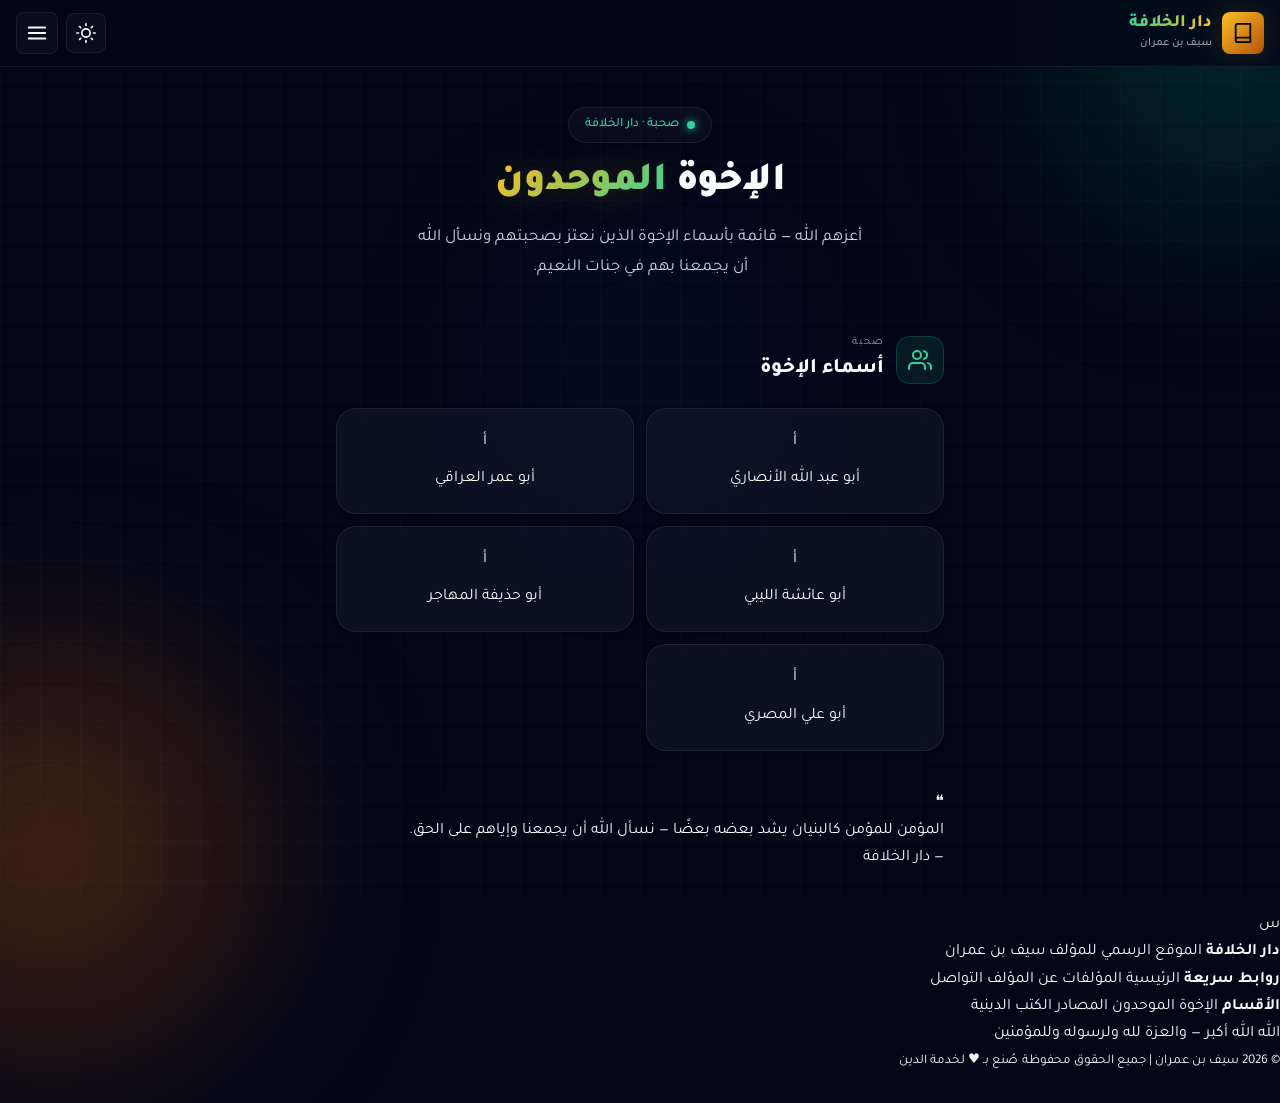
<file: brothers.html>
<!doctype html>
<html lang="ar" dir="rtl">
<head>
    <meta charset="utf-8">
    <meta name="viewport" content="width=device-width, initial-scale=1, maximum-scale=5, viewport-fit=cover">
    <meta name="theme-color" content="#020617">
    <meta name="description" content="الإخوة الموحدون أعزهم الله — قائمة بأسماء الإخوة في دار الخلافة.">
    <meta name="author" content="سيف بن عمران">
    
    <!-- Open Graph -->
    <meta property="og:title" content="الإخوة الموحدون | سيف بن عمران">
    <meta property="og:description" content="قائمة الإخوة الموحدين أعزهم الله.">
    <meta property="og:type" content="website">
    <meta property="og:locale" content="ar_AR">
    
    <title>الإخوة الموحدون | سيف بن عمران</title>
    
    <!-- الخطوط -->
    <link rel="preconnect" href="https://fonts.googleapis.com">
    <link rel="preconnect" href="https://fonts.gstatic.com" crossorigin>
    <link rel="preconnect" href="https://fonts.gstatic.com" crossorigin>
<link href="https://fonts.googleapis.com/css2?family=Tajawal:wght@400;700;900&family=Amiri:wght@400;700&display=swap" rel="stylesheet" media="print" onload="this.media='all'">
<noscript><link href="https://fonts.googleapis.com/css2?family=Tajawal:wght@400;700;900&family=Amiri:wght@400;700&display=swap" rel="stylesheet"></noscript>
    <!-- أيقونة الموقع -->
<link rel="icon" type="image/jpeg" href="icon.jpg">
<link rel="apple-touch-icon" href="icon.jpg">
    <!-- ملف التصميم -->
   <!-- PWA -->
<link rel="manifest" href="manifest.json">
<meta name="theme-color" content="#020617">
<meta name="apple-mobile-web-app-capable" content="yes">
<meta name="apple-mobile-web-app-status-bar-style" content="black-translucent">
<meta name="apple-mobile-web-app-title" content="دار الخلافة">
<meta name="mobile-web-app-capable" content="yes">
    <link rel="stylesheet" href="style.css">
</head>
<body>

    <!-- ==========================================
         شاشة التحميل (Preloader)
         ========================================== -->
    <div id="preloader" class="preloader">
        <div class="preloader-content">
            <div class="preloader-logo">س</div>
            <div class="preloader-bar"><span></span></div>
            <p class="preloader-text">دار الخلافة</p>
        </div>
    </div>

    <!-- ==========================================
         شريط تقدم التمرير
         ========================================== -->
    <div class="scroll-progress" id="scrollProgress"></div>

    <!-- ==========================================
         خلفيات متوهجة
         ========================================== -->
    <div class="ambient ambient-1"></div>
    <div class="ambient ambient-2"></div>
    <div class="ambient ambient-3"></div>
    <div class="grid-overlay"></div>

    <!-- ==========================================
         شريط التنقل العلوي
         ========================================== -->
    <header class="topbar" id="topbar">
        <a href="index.html" class="brand">
            <div class="logo-icon">
                <svg viewBox="0 0 24 24" fill="none" stroke="currentColor" stroke-width="2" stroke-linecap="round" stroke-linejoin="round">
                    <path d="M4 19.5A2.5 2.5 0 0 1 6.5 17H20"/>
                    <path d="M6.5 2H20v20H6.5A2.5 2.5 0 0 1 4 19.5v-15A2.5 2.5 0 0 1 6.5 2z"/>
                </svg>
            </div>
            <div class="logo-text">
                <h1>دار الخلافة</h1>
                <p>سيف بن عمران</p>
            </div>
        </a>
        
        <div class="header-actions">
            <button class="icon-btn theme-toggle" id="themeToggle" aria-label="تغيير المظهر">
                <svg viewBox="0 0 24 24" fill="none" stroke="currentColor" stroke-width="2" stroke-linecap="round" stroke-linejoin="round">
                    <circle cx="12" cy="12" r="5"/>
                    <line x1="12" y1="1" x2="12" y2="3"/>
                    <line x1="12" y1="21" x2="12" y2="23"/>
                    <line x1="4.22" y1="4.22" x2="5.64" y2="5.64"/>
                    <line x1="18.36" y1="18.36" x2="19.78" y2="19.78"/>
                    <line x1="1" y1="12" x2="3" y2="12"/>
                    <line x1="21" y1="12" x2="23" y2="12"/>
                    <line x1="4.22" y1="19.78" x2="5.64" y2="18.36"/>
                    <line x1="18.36" y1="5.64" x2="19.78" y2="4.22"/>
                </svg>
            </button>
            <button class="menu-btn" id="menuBtn" aria-label="فتح القائمة">
                <svg viewBox="0 0 24 24" fill="none" stroke="currentColor" stroke-width="2" stroke-linecap="round" stroke-linejoin="round">
                    <line x1="3" y1="12" x2="21" y2="12"/>
                    <line x1="3" y1="6" x2="21" y2="6"/>
                    <line x1="3" y1="18" x2="21" y2="18"/>
                </svg>
            </button>
        </div>
    </header>

    <!-- ==========================================
         القائمة الجانبية للهاتف
         ========================================== -->
    <div class="nav-overlay" id="navOverlay"></div>
    <nav class="nav-menu" id="navMenu" aria-label="القائمة الرئيسية">
        <div class="nav-header">
            <div class="nav-logo">س</div>
            <div class="nav-title">
                <b>دار الخلافة</b>
                <small>سيف بن عمران</small>
            </div>
        </div>
        <div class="nav-links">
            <a href="index.html">
                <svg viewBox="0 0 24 24" fill="none" stroke="currentColor" stroke-width="2" stroke-linecap="round" stroke-linejoin="round"><path d="M3 9l9-7 9 7v11a2 2 0 0 1-2 2H5a2 2 0 0 1-2-2z"/><polyline points="9 22 9 12 15 12 15 22"/></svg>
                الرئيسية
            </a>
            <a href="books.html">
                <svg viewBox="0 0 24 24" fill="none" stroke="currentColor" stroke-width="2" stroke-linecap="round" stroke-linejoin="round"><path d="M4 19.5A2.5 2.5 0 0 1 6.5 17H20"/><path d="M6.5 2H20v20H6.5A2.5 2.5 0 0 1 4 19.5v-15A2.5 2.5 0 0 1 6.5 2z"/></svg>
                المؤلفات
            </a>
            <a href="about.html">
                <svg viewBox="0 0 24 24" fill="none" stroke="currentColor" stroke-width="2" stroke-linecap="round" stroke-linejoin="round"><path d="M20 21v-2a4 4 0 0 0-4-4H8a4 4 0 0 0-4 4v2"/><circle cx="12" cy="7" r="4"/></svg>
                عن المؤلف
            </a>
            <a href="brothers.html" class="active">
                <svg viewBox="0 0 24 24" fill="none" stroke="currentColor" stroke-width="2" stroke-linecap="round" stroke-linejoin="round"><path d="M17 21v-2a4 4 0 0 0-4-4H5a4 4 0 0 0-4 4v2"/><circle cx="9" cy="7" r="4"/><path d="M23 21v-2a4 4 0 0 0-3-3.87"/><path d="M16 3.13a4 4 0 0 1 0 7.75"/></svg>
                الإخوة الموحدون
            </a>
            <a href="contact.html">
                <svg viewBox="0 0 24 24" fill="none" stroke="currentColor" stroke-width="2" stroke-linecap="round" stroke-linejoin="round"><path d="M22 16.92v3a2 2 0 0 1-2.18 2 19.79 19.79 0 0 1-8.63-3.07 19.5 19.5 0 0 1-6-6 19.79 19.79 0 0 1-3.07-8.67A2 2 0 0 1 4.11 2h3a2 2 0 0 1 2 1.72c.127.96.361 1.903.7 2.81a2 2 0 0 1-.45 2.11L8.09 9.91a16 16 0 0 0 6 6l1.27-1.27a2 2 0 0 1 2.11-.45c.907.339 1.85.573 2.81.7A2 2 0 0 1 22 16.92z"/></svg>
                التواصل
            </a>
        </div>
        <div class="nav-footer">
            <p>الله أكبر — والعزة لله</p>
        </div>
    </nav>

    <!-- ==========================================
         المحتوى الرئيسي
         ========================================== -->
    <main>

        <!-- ==========================================
             ترويسة الصفحة (Page Header)
             ========================================== -->
        <section class="hero" style="padding-bottom: 10px;">
            <div class="hero-badge">
                <span class="badge-dot"></span>
                صحبة · دار الخلافة
            </div>
            
            <h2 class="hero-title">
                الإخوة <span class="gradient-text">الموحدون</span>
            </h2>
            
            <p class="hero-welcome">
                أعزهم الله — قائمة بأسماء الإخوة الذين نعتز بصحبتهم ونسأل الله أن يجمعنا بهم في جنات النعيم.
            </p>
        </section>

        <!-- ==========================================
             شبكة الإخوة
             ========================================== -->
        <section class="section" id="brothers-section">
            <div class="section-header">
                <div class="section-icon-wrap emerald">
                    <svg viewBox="0 0 24 24" fill="none" stroke="currentColor" stroke-width="2" stroke-linecap="round" stroke-linejoin="round">
                        <path d="M17 21v-2a4 4 0 0 0-4-4H5a4 4 0 0 0-4 4v2"/>
                        <circle cx="9" cy="7" r="4"/>
                        <path d="M23 21v-2a4 4 0 0 0-3-3.87"/>
                        <path d="M16 3.13a4 4 0 0 1 0 7.75"/>
                    </svg>
                </div>
                <div class="section-title-wrap">
                    <span class="section-kicker">صحبة</span>
                    <h3 class="section-title">أسماء الإخوة</h3>
                </div>
            </div>
            
            <!-- سيتم تعبئة بطاقات الإخوة هنا تلقائيًا عبر JavaScript من config.js -->
            <div class="brothers-grid" id="brothersContainer">
                <!-- تظهر أسماء الإخوة هنا تلقائيًا -->
            </div>
        </section>

        <!-- ==========================================
             قسم الاقتباس
             ========================================== -->
        <section class="quote-section">
            <div class="quote-icon">❝</div>
            <p class="quote-text">المؤمن للمؤمن كالبنيان يشد بعضه بعضًا — نسأل الله أن يجمعنا وإياهم على الحق.</p>
            <span class="quote-author">— دار الخلافة</span>
        </section>

    </main>

    <!-- ==========================================
         التذييل
         ========================================== -->
    <footer class="footer">
        <div class="footer-grid">
            <div class="footer-brand">
                <div class="footer-logo">س</div>
                <b>دار الخلافة</b>
                <span>الموقع الرسمي للمؤلف سيف بن عمران</span>
            </div>
            <div class="footer-links">
                <b>روابط سريعة</b>
                <a href="index.html">الرئيسية</a>
                <a href="books.html">المؤلفات</a>
                <a href="about.html">عن المؤلف</a>
                <a href="contact.html">التواصل</a>
            </div>
            <div class="footer-links">
                <b>الأقسام</b>
                <a href="brothers.html">الإخوة الموحدون</a>
                <a href="sources.html">المصادر</a>
                <a href="books.html">الكتب الدينية</a>
            </div>
        </div>
        <div class="footer-quote">
            <span>ﷲ</span>
            الله أكبر — والعزة لله ولرسوله وللمؤمنين
        </div>
        <div class="footer-bottom">
            <small>© <span id="year"></span> سيف بن عمران | جميع الحقوق محفوظة</small>
            <small>صُنع بـ <span class="heart">♥</span> لخدمة الدين</small>
        </div>
    </footer>

    <!-- ==========================================
         الأزرار العائمة
         ========================================== -->
    
    
    <button class="fab fab-top" id="backToTop" aria-label="العودة للأعلى">
        <svg viewBox="0 0 24 24" fill="none" stroke="currentColor" stroke-width="2" stroke-linecap="round" stroke-linejoin="round">
            <line x1="12" y1="19" x2="12" y2="5"/>
            <polyline points="5 12 12 5 19 12"/>
        </svg>
    </button>

    <!-- ==========================================
         ملفات البرمجة
         ========================================== -->
    <script src="config.js"></script>
    <script src="main.js"></script>

</body>
</html>
</file>
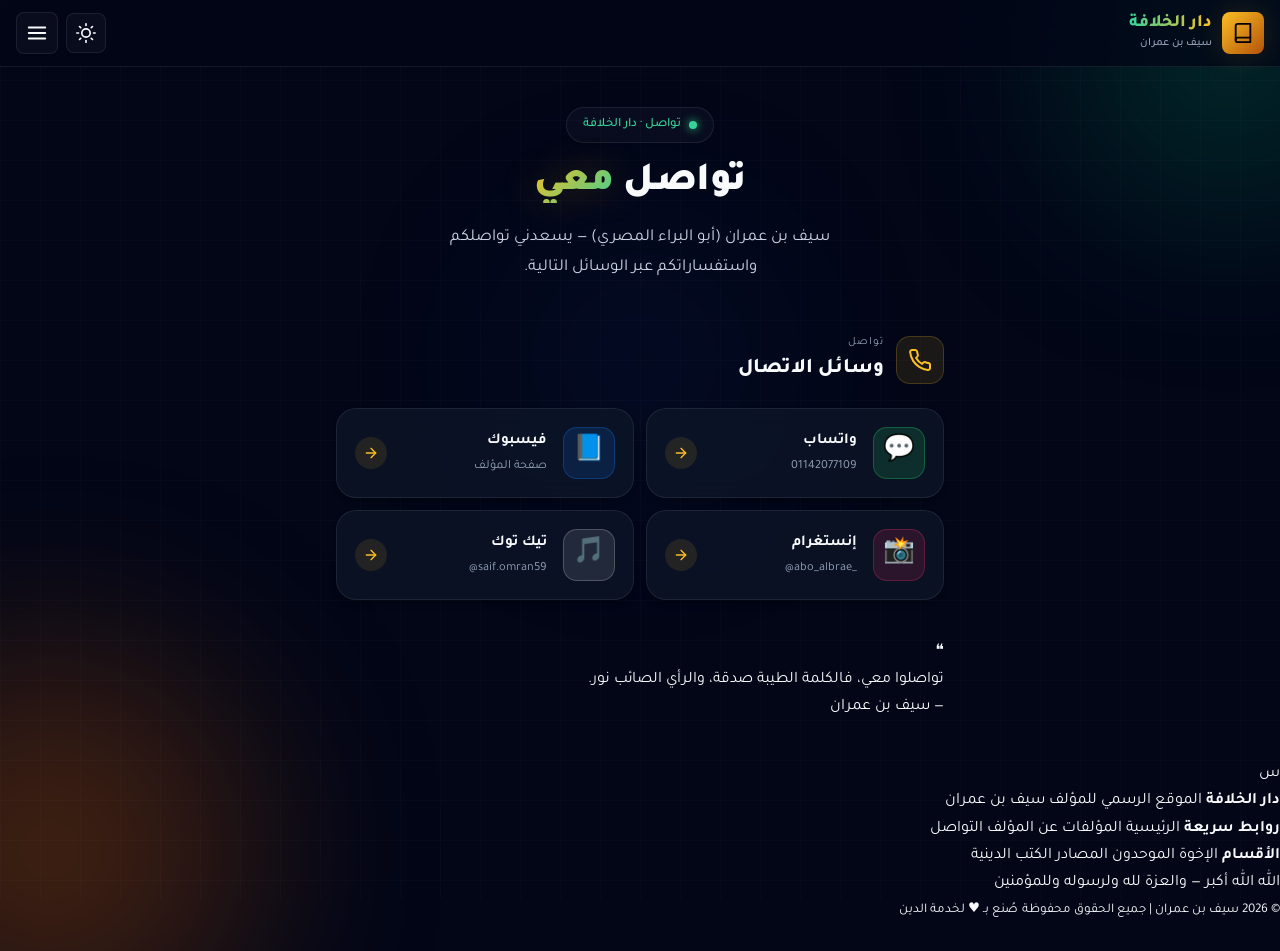
<file: contact.html>
<!doctype html>
<html lang="ar" dir="rtl">
<head>
    <meta charset="utf-8">
    <meta name="viewport" content="width=device-width, initial-scale=1, maximum-scale=5, viewport-fit=cover">
    <meta name="theme-color" content="#020617">
    <meta name="description" content="تواصل مع المؤلف سيف بن عمران (أبو البراء المصري) — واتساب، فيسبوك، إنستغرام، تيك توك، واتصال هاتفي.">
    <meta name="author" content="سيف بن عمران">
    
    <!-- Open Graph -->
    <meta property="og:title" content="تواصل معي | سيف بن عمران">
    <meta property="og:description" content="وسائل التواصل المباشر مع المؤلف.">
    <meta property="og:type" content="website">
    <meta property="og:locale" content="ar_AR">
    
    <title>تواصل معي | سيف بن عمران</title>
    
    <!-- الخطوط -->
    <link rel="preconnect" href="https://fonts.googleapis.com">
    <link rel="preconnect" href="https://fonts.gstatic.com" crossorigin>
    <link rel="preconnect" href="https://fonts.gstatic.com" crossorigin>
<link href="https://fonts.googleapis.com/css2?family=Tajawal:wght@400;700;900&family=Amiri:wght@400;700&display=swap" rel="stylesheet" media="print" onload="this.media='all'">
<noscript><link href="https://fonts.googleapis.com/css2?family=Tajawal:wght@400;700;900&family=Amiri:wght@400;700&display=swap" rel="stylesheet"></noscript>
    <!-- أيقونة الموقع -->
<link rel="icon" type="image/jpeg" href="icon.jpg">
<link rel="apple-touch-icon" href="icon.jpg">
    <!-- PWA -->
<link rel="manifest" href="manifest.json">
<meta name="apple-mobile-web-app-capable" content="yes">
<meta name="apple-mobile-web-app-status-bar-style" content="black-translucent">
<meta name="apple-mobile-web-app-title" content="دار الخلافة">
<meta name="mobile-web-app-capable" content="yes">
    <!-- ملف التصميم -->
    <link rel="stylesheet" href="style.css">
    
    <!-- أنماط خاصة بصفحة التواصل -->
    <style>
        .contact-grid {
            display: grid;
            grid-template-columns: 1fr;
            gap: 12px;
        }
        @media (min-width: 640px) {
            .contact-grid {
                grid-template-columns: repeat(2, 1fr);
            }
        }
        .contact-item {
            display: flex;
            align-items: center;
            gap: 16px;
            padding: 18px;
            background: var(--bg-card);
            border: 1px solid var(--border-color);
            border-radius: var(--radius-lg);
            backdrop-filter: blur(12px);
            -webkit-backdrop-filter: blur(12px);
            box-shadow: var(--shadow-sm);
            transition: all var(--transition);
            text-decoration: none;
            color: var(--text-primary);
            position: relative;
            overflow: hidden;
        }
        .contact-item::before {
            content: '';
            position: absolute;
            top: 0;
            left: -100%;
            width: 100%;
            height: 100%;
            background: linear-gradient(90deg, transparent, rgba(52, 211, 153, 0.08), transparent);
            transition: left 0.6s ease;
            pointer-events: none;
        }
        .contact-item:hover::before,
        .contact-item:active::before {
            left: 100%;
        }
        .contact-item:hover,
        .contact-item:active {
            transform: scale(0.98);
            border-color: var(--emerald-light);
            box-shadow: 0 0 20px rgba(52, 211, 153, 0.15);
        }
        .contact-icon {
            width: 52px;
            height: 52px;
            display: flex;
            align-items: center;
            justify-content: center;
            border-radius: var(--radius-md);
            background: var(--bg-glass);
            border: 1px solid var(--border-color);
            flex-shrink: 0;
            font-size: 1.6rem;
        }
        .contact-info {
            flex: 1;
            display: flex;
            flex-direction: column;
            gap: 2px;
            min-width: 0;
        }
        .contact-info h4 {
            font-size: 0.95rem;
            font-weight: 700;
            color: var(--text-primary);
        }
        .contact-info span {
            font-size: 0.78rem;
            color: var(--text-muted);
            word-break: break-all;
            direction: ltr;
            text-align: right;
        }
        .contact-arrow {
            width: 32px;
            height: 32px;
            display: flex;
            align-items: center;
            justify-content: center;
            border-radius: 50%;
            background: rgba(251, 191, 36, 0.1);
            color: var(--gold-light);
            flex-shrink: 0;
            transition: all var(--transition);
        }
        .contact-arrow svg {
            width: 16px;
            height: 16px;
        }
        .contact-item:hover .contact-arrow,
        .contact-item:active .contact-arrow {
            background: var(--gold-light);
            color: #000;
            transform: translateX(-4px);
        }
        .whatsapp .contact-icon { background: rgba(37, 211, 102, 0.15); border-color: rgba(37, 211, 102, 0.3); }
        .facebook .contact-icon { background: rgba(24, 119, 242, 0.15); border-color: rgba(24, 119, 242, 0.3); }
        .instagram .contact-icon { background: rgba(225, 48, 108, 0.15); border-color: rgba(225, 48, 108, 0.3); }
        .tiktok .contact-icon { background: rgba(255, 255, 255, 0.1); border-color: rgba(255, 255, 255, 0.2); }
        .phone .contact-icon { background: rgba(251, 191, 36, 0.15); border-color: rgba(251, 191, 36, 0.3); }
    </style>
</head>
<body>

    <!-- ==========================================
         شاشة التحميل (Preloader)
         ========================================== -->
    <div id="preloader" class="preloader">
        <div class="preloader-content">
            <div class="preloader-logo">س</div>
            <div class="preloader-bar"><span></span></div>
            <p class="preloader-text">دار الخلافة</p>
        </div>
    </div>

    <!-- ==========================================
         شريط تقدم التمرير
         ========================================== -->
    <div class="scroll-progress" id="scrollProgress"></div>

    <!-- ==========================================
         خلفيات متوهجة
         ========================================== -->
    <div class="ambient ambient-1"></div>
    <div class="ambient ambient-2"></div>
    <div class="ambient ambient-3"></div>
    <div class="grid-overlay"></div>

    <!-- ==========================================
         شريط التنقل العلوي
         ========================================== -->
    <header class="topbar" id="topbar">
        <a href="index.html" class="brand">
            <div class="logo-icon">
                <svg viewBox="0 0 24 24" fill="none" stroke="currentColor" stroke-width="2" stroke-linecap="round" stroke-linejoin="round">
                    <path d="M4 19.5A2.5 2.5 0 0 1 6.5 17H20"/>
                    <path d="M6.5 2H20v20H6.5A2.5 2.5 0 0 1 4 19.5v-15A2.5 2.5 0 0 1 6.5 2z"/>
                </svg>
            </div>
            <div class="logo-text">
                <h1>دار الخلافة</h1>
                <p>سيف بن عمران</p>
            </div>
        </a>
        
        <div class="header-actions">
            <button class="icon-btn theme-toggle" id="themeToggle" aria-label="تغيير المظهر">
                <svg viewBox="0 0 24 24" fill="none" stroke="currentColor" stroke-width="2" stroke-linecap="round" stroke-linejoin="round">
                    <circle cx="12" cy="12" r="5"/>
                    <line x1="12" y1="1" x2="12" y2="3"/>
                    <line x1="12" y1="21" x2="12" y2="23"/>
                    <line x1="4.22" y1="4.22" x2="5.64" y2="5.64"/>
                    <line x1="18.36" y1="18.36" x2="19.78" y2="19.78"/>
                    <line x1="1" y1="12" x2="3" y2="12"/>
                    <line x1="21" y1="12" x2="23" y2="12"/>
                    <line x1="4.22" y1="19.78" x2="5.64" y2="18.36"/>
                    <line x1="18.36" y1="5.64" x2="19.78" y2="4.22"/>
                </svg>
            </button>
            <button class="menu-btn" id="menuBtn" aria-label="فتح القائمة">
                <svg viewBox="0 0 24 24" fill="none" stroke="currentColor" stroke-width="2" stroke-linecap="round" stroke-linejoin="round">
                    <line x1="3" y1="12" x2="21" y2="12"/>
                    <line x1="3" y1="6" x2="21" y2="6"/>
                    <line x1="3" y1="18" x2="21" y2="18"/>
                </svg>
            </button>
        </div>
    </header>

    <!-- ==========================================
         القائمة الجانبية للهاتف
         ========================================== -->
    <div class="nav-overlay" id="navOverlay"></div>
    <nav class="nav-menu" id="navMenu" aria-label="القائمة الرئيسية">
        <div class="nav-header">
            <div class="nav-logo">س</div>
            <div class="nav-title">
                <b>دار الخلافة</b>
                <small>سيف بن عمران</small>
            </div>
        </div>
        <div class="nav-links">
            <a href="index.html">
                <svg viewBox="0 0 24 24" fill="none" stroke="currentColor" stroke-width="2" stroke-linecap="round" stroke-linejoin="round"><path d="M3 9l9-7 9 7v11a2 2 0 0 1-2 2H5a2 2 0 0 1-2-2z"/><polyline points="9 22 9 12 15 12 15 22"/></svg>
                الرئيسية
            </a>
            <a href="books.html">
                <svg viewBox="0 0 24 24" fill="none" stroke="currentColor" stroke-width="2" stroke-linecap="round" stroke-linejoin="round"><path d="M4 19.5A2.5 2.5 0 0 1 6.5 17H20"/><path d="M6.5 2H20v20H6.5A2.5 2.5 0 0 1 4 19.5v-15A2.5 2.5 0 0 1 6.5 2z"/></svg>
                المؤلفات
            </a>
            <a href="about.html">
                <svg viewBox="0 0 24 24" fill="none" stroke="currentColor" stroke-width="2" stroke-linecap="round" stroke-linejoin="round"><path d="M20 21v-2a4 4 0 0 0-4-4H8a4 4 0 0 0-4 4v2"/><circle cx="12" cy="7" r="4"/></svg>
                عن المؤلف
            </a>
            <a href="brothers.html">
                <svg viewBox="0 0 24 24" fill="none" stroke="currentColor" stroke-width="2" stroke-linecap="round" stroke-linejoin="round"><path d="M17 21v-2a4 4 0 0 0-4-4H5a4 4 0 0 0-4 4v2"/><circle cx="9" cy="7" r="4"/><path d="M23 21v-2a4 4 0 0 0-3-3.87"/><path d="M16 3.13a4 4 0 0 1 0 7.75"/></svg>
                الإخوة الموحدون
            </a>
            <a href="contact.html" class="active">
                <svg viewBox="0 0 24 24" fill="none" stroke="currentColor" stroke-width="2" stroke-linecap="round" stroke-linejoin="round"><path d="M22 16.92v3a2 2 0 0 1-2.18 2 19.79 19.79 0 0 1-8.63-3.07 19.5 19.5 0 0 1-6-6 19.79 19.79 0 0 1-3.07-8.67A2 2 0 0 1 4.11 2h3a2 2 0 0 1 2 1.72c.127.96.361 1.903.7 2.81a2 2 0 0 1-.45 2.11L8.09 9.91a16 16 0 0 0 6 6l1.27-1.27a2 2 0 0 1 2.11-.45c.907.339 1.85.573 2.81.7A2 2 0 0 1 22 16.92z"/></svg>
                التواصل
            </a>
        </div>
        <div class="nav-footer">
            <p>الله أكبر — والعزة لله</p>
        </div>
    </nav>

    <!-- ==========================================
         المحتوى الرئيسي
         ========================================== -->
    <main>

        <!-- ==========================================
             ترويسة الصفحة (Page Header)
             ========================================== -->
        <section class="hero" style="padding-bottom: 10px;">
            <div class="hero-badge">
                <span class="badge-dot"></span>
                تواصل · دار الخلافة
            </div>
            
            <h2 class="hero-title">
                تواصل <span class="gradient-text">معي</span>
            </h2>
            
            <p class="hero-welcome">
                سيف بن عمران (أبو البراء المصري) — يسعدني تواصلكم واستفساراتكم عبر الوسائل التالية.
            </p>
        </section>

        <!-- ==========================================
             شبكة التواصل
             ========================================== -->
        <section class="section" id="contact-section">
            <div class="section-header">
                <div class="section-icon-wrap gold">
                    <svg viewBox="0 0 24 24" fill="none" stroke="currentColor" stroke-width="2" stroke-linecap="round" stroke-linejoin="round">
                        <path d="M22 16.92v3a2 2 0 0 1-2.18 2 19.79 19.79 0 0 1-8.63-3.07 19.5 19.5 0 0 1-6-6 19.79 19.79 0 0 1-3.07-8.67A2 2 0 0 1 4.11 2h3a2 2 0 0 1 2 1.72c.127.96.361 1.903.7 2.81a2 2 0 0 1-.45 2.11L8.09 9.91a16 16 0 0 0 6 6l1.27-1.27a2 2 0 0 1 2.11-.45c.907.339 1.85.573 2.81.7A2 2 0 0 1 22 16.92z"/>
                    </svg>
                </div>
                <div class="section-title-wrap">
                    <span class="section-kicker">تواصل</span>
                    <h3 class="section-title">وسائل الاتصال</h3>
                </div>
            </div>
            
            <div class="contact-grid">
                <!-- واتساب -->
                <a href="https://wa.me/201142077109" target="_blank" rel="noopener noreferrer" class="contact-item whatsapp">
                    <div class="contact-icon">💬</div>
                    <div class="contact-info">
                        <h4>واتساب</h4>
                        <span>01142077109</span>
                    </div>
                    <div class="contact-arrow">
                        <svg viewBox="0 0 24 24" fill="none" stroke="currentColor" stroke-width="2" stroke-linecap="round" stroke-linejoin="round">
                            <line x1="5" y1="12" x2="19" y2="12"/>
                            <polyline points="12 5 19 12 12 19"/>
                        </svg>
                    </div>
                </a>

                <!-- فيسبوك -->
                <a href="https://www.facebook.com/share/1DXvo6oreg/" target="_blank" rel="noopener noreferrer" class="contact-item facebook">
                    <div class="contact-icon">📘</div>
                    <div class="contact-info">
                        <h4>فيسبوك</h4>
                        <span>صفحة المؤلف</span>
                    </div>
                    <div class="contact-arrow">
                        <svg viewBox="0 0 24 24" fill="none" stroke="currentColor" stroke-width="2" stroke-linecap="round" stroke-linejoin="round">
                            <line x1="5" y1="12" x2="19" y2="12"/>
                            <polyline points="12 5 19 12 12 19"/>
                        </svg>
                    </div>
                </a>

                <!-- إنستغرام -->
                <a href="https://www.instagram.com/abo_albrae_?stkn=MXg3cng0aHYwNWQyMg==" target="_blank" rel="noopener noreferrer" class="contact-item instagram">
                    <div class="contact-icon">📸</div>
                    <div class="contact-info">
                        <h4>إنستغرام</h4>
                        <span>@abo_albrae_</span>
                    </div>
                    <div class="contact-arrow">
                        <svg viewBox="0 0 24 24" fill="none" stroke="currentColor" stroke-width="2" stroke-linecap="round" stroke-linejoin="round">
                            <line x1="5" y1="12" x2="19" y2="12"/>
                            <polyline points="12 5 19 12 12 19"/>
                        </svg>
                    </div>
                </a>

                <!-- تيك توك -->
                <a href="https://www.tiktok.com/@saif.omran59?_r=1&_t=ZS-99sqsQzxGJ2" target="_blank" rel="noopener noreferrer" class="contact-item tiktok">
                    <div class="contact-icon">🎵</div>
                    <div class="contact-info">
                        <h4>تيك توك</h4>
                        <span>@saif.omran59</span>
                    </div>
                    <div class="contact-arrow">
                        <svg viewBox="0 0 24 24" fill="none" stroke="currentColor" stroke-width="2" stroke-linecap="round" stroke-linejoin="round">
                            <line x1="5" y1="12" x2="19" y2="12"/>
                            <polyline points="12 5 19 12 12 19"/>
                        </svg>
                    </div>
                </a>

           
            </div>
        </section>

        <!-- ==========================================
             قسم الاقتباس
             ========================================== -->
        <section class="quote-section">
            <div class="quote-icon">❝</div>
            <p class="quote-text">تواصلوا معي، فالكلمة الطيبة صدقة، والرأي الصائب نور.</p>
            <span class="quote-author">— سيف بن عمران</span>
        </section>

    </main>

    <!-- ==========================================
         التذييل
         ========================================== -->
    <footer class="footer">
        <div class="footer-grid">
            <div class="footer-brand">
                <div class="footer-logo">س</div>
                <b>دار الخلافة</b>
                <span>الموقع الرسمي للمؤلف سيف بن عمران</span>
            </div>
            <div class="footer-links">
                <b>روابط سريعة</b>
                <a href="index.html">الرئيسية</a>
                <a href="books.html">المؤلفات</a>
                <a href="about.html">عن المؤلف</a>
                <a href="contact.html">التواصل</a>
            </div>
            <div class="footer-links">
                <b>الأقسام</b>
                <a href="brothers.html">الإخوة الموحدون</a>
                <a href="sources.html">المصادر</a>
                <a href="books.html">الكتب الدينية</a>
            </div>
        </div>
        <div class="footer-quote">
            <span>ﷲ</span>
            الله أكبر — والعزة لله ولرسوله وللمؤمنين
        </div>
        <div class="footer-bottom">
            <small>© <span id="year"></span> سيف بن عمران | جميع الحقوق محفوظة</small>
            <small>صُنع بـ <span class="heart">♥</span> لخدمة الدين</small>
        </div>
    </footer>

    <!-- ==========================================
         الأزرار العائمة
         ========================================== -->
    
    
    <button class="fab fab-top" id="backToTop" aria-label="العودة للأعلى">
        <svg viewBox="0 0 24 24" fill="none" stroke="currentColor" stroke-width="2" stroke-linecap="round" stroke-linejoin="round">
            <line x1="12" y1="19" x2="12" y2="5"/>
            <polyline points="5 12 12 5 19 12"/>
        </svg>
    </button>

    <!-- ==========================================
         ملفات البرمجة
         ========================================== -->
    <script src="config.js"></script>
    <script src="main.js"></script>

</body>
</html>
</file>
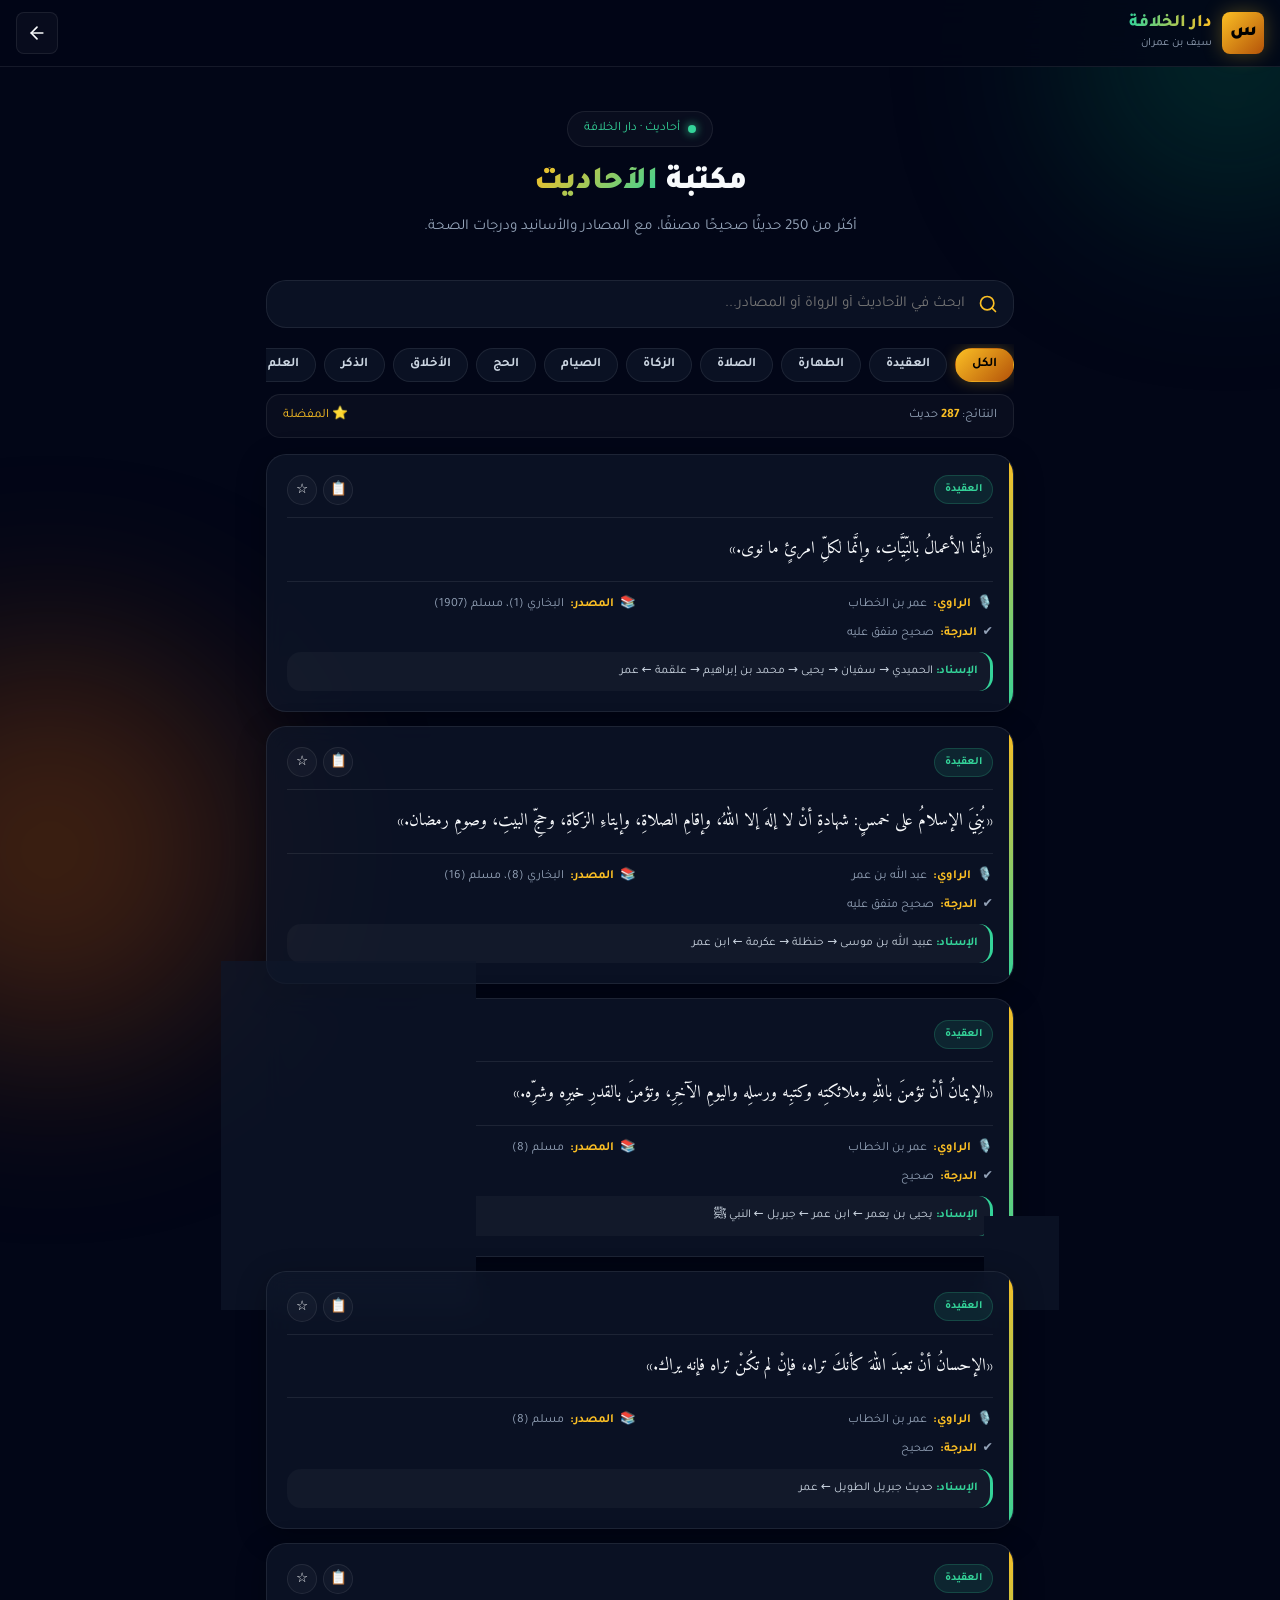
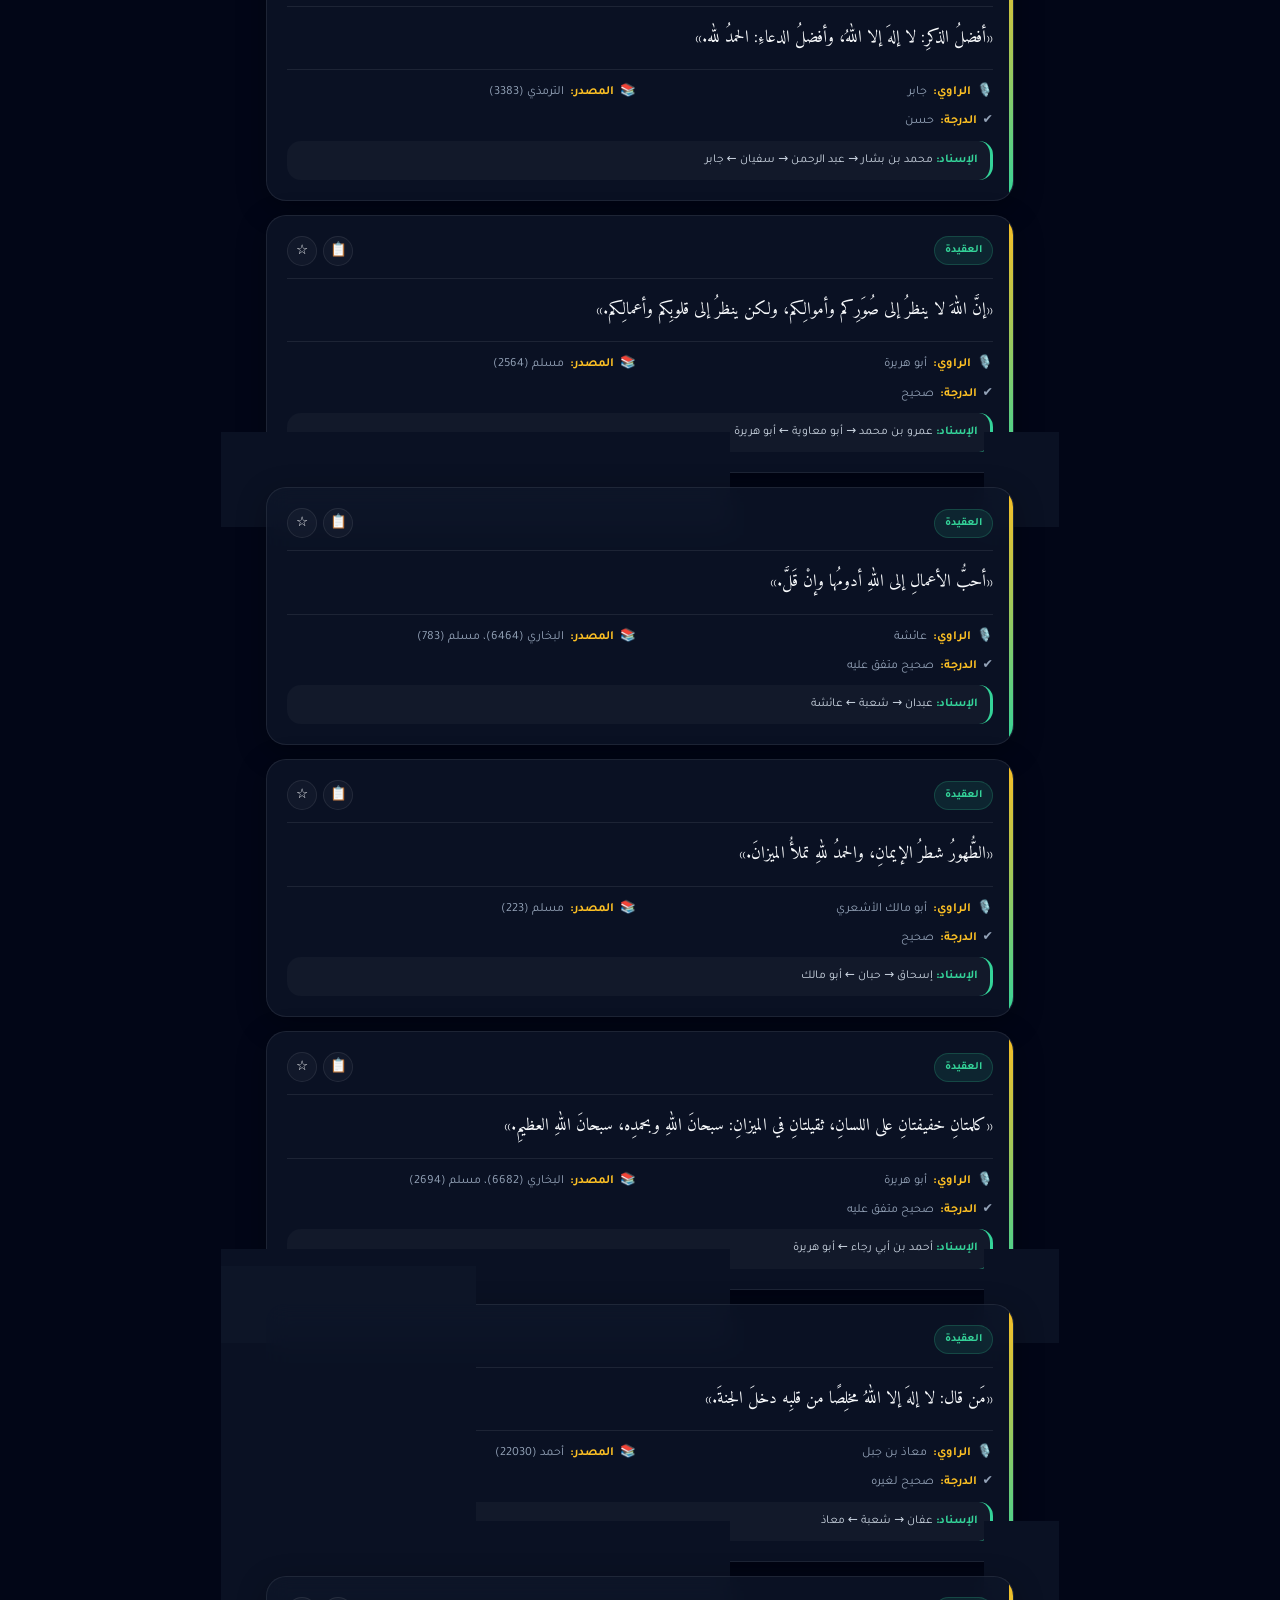
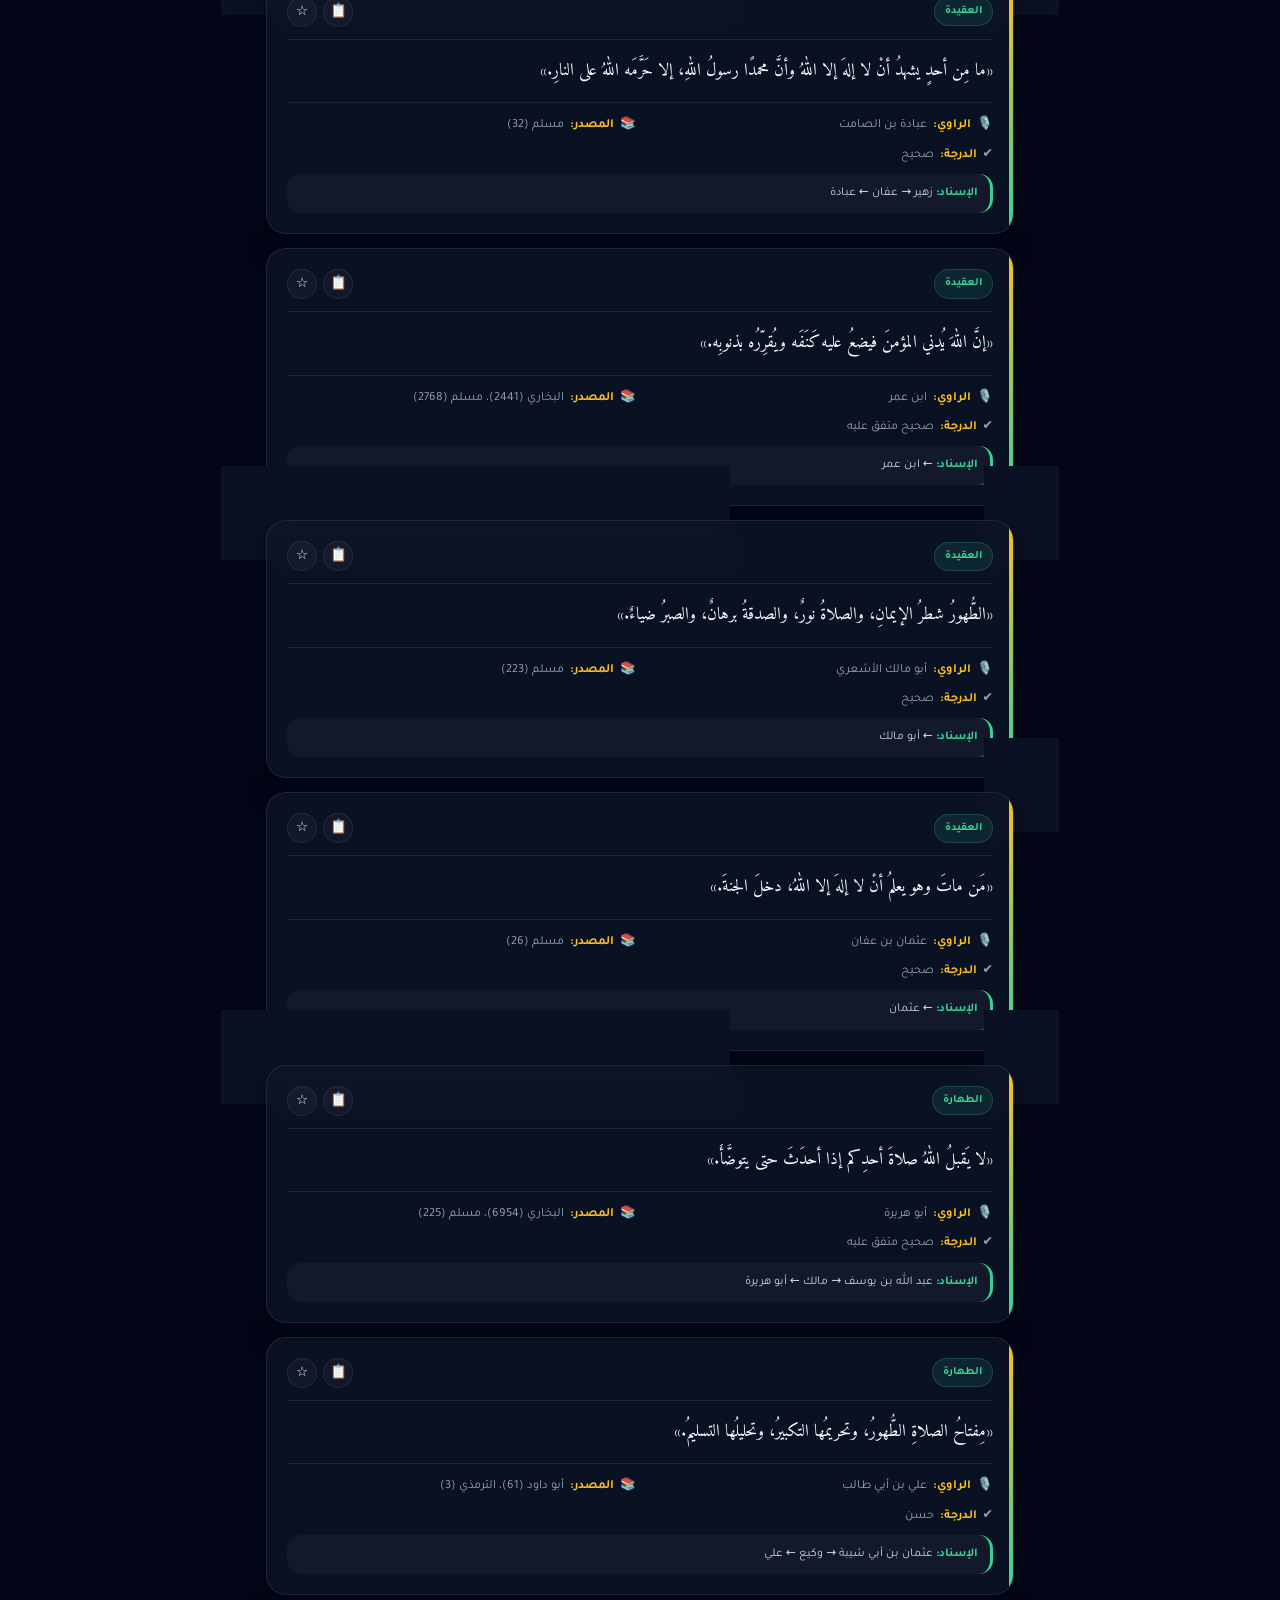
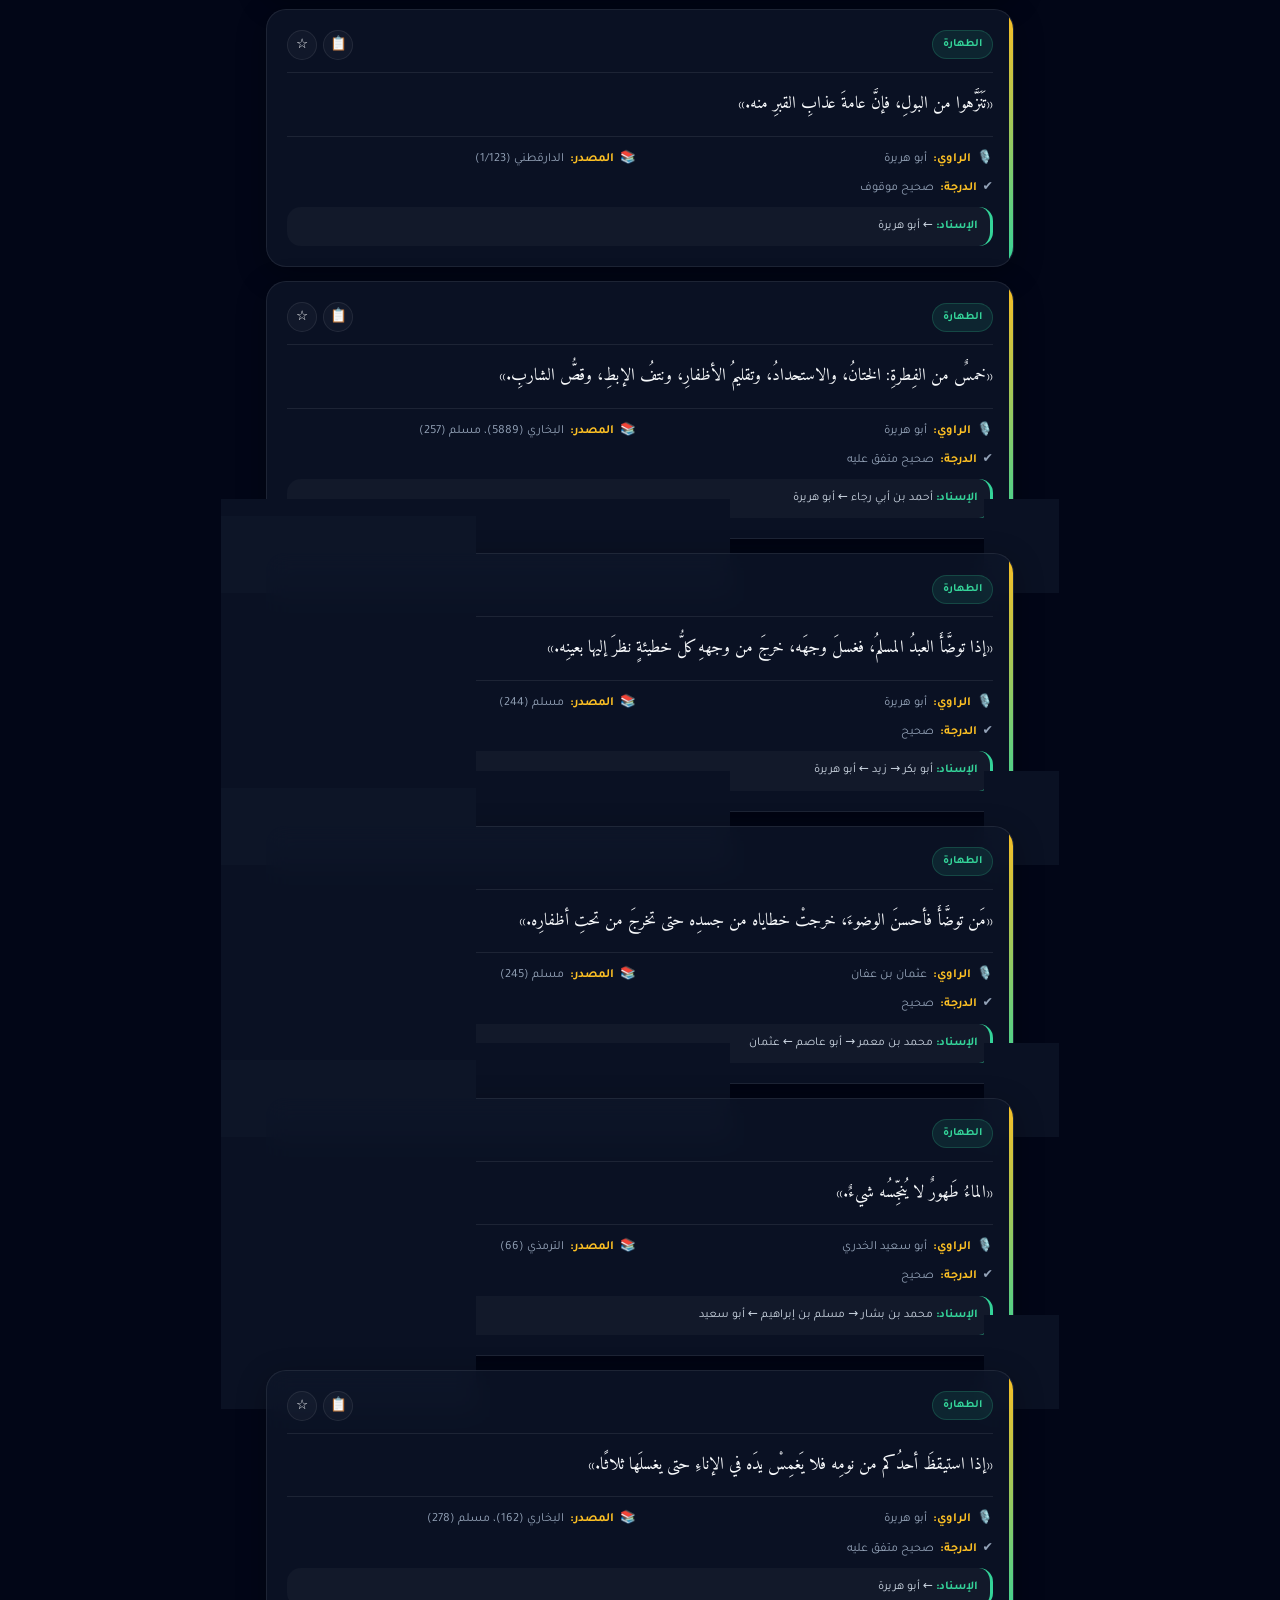
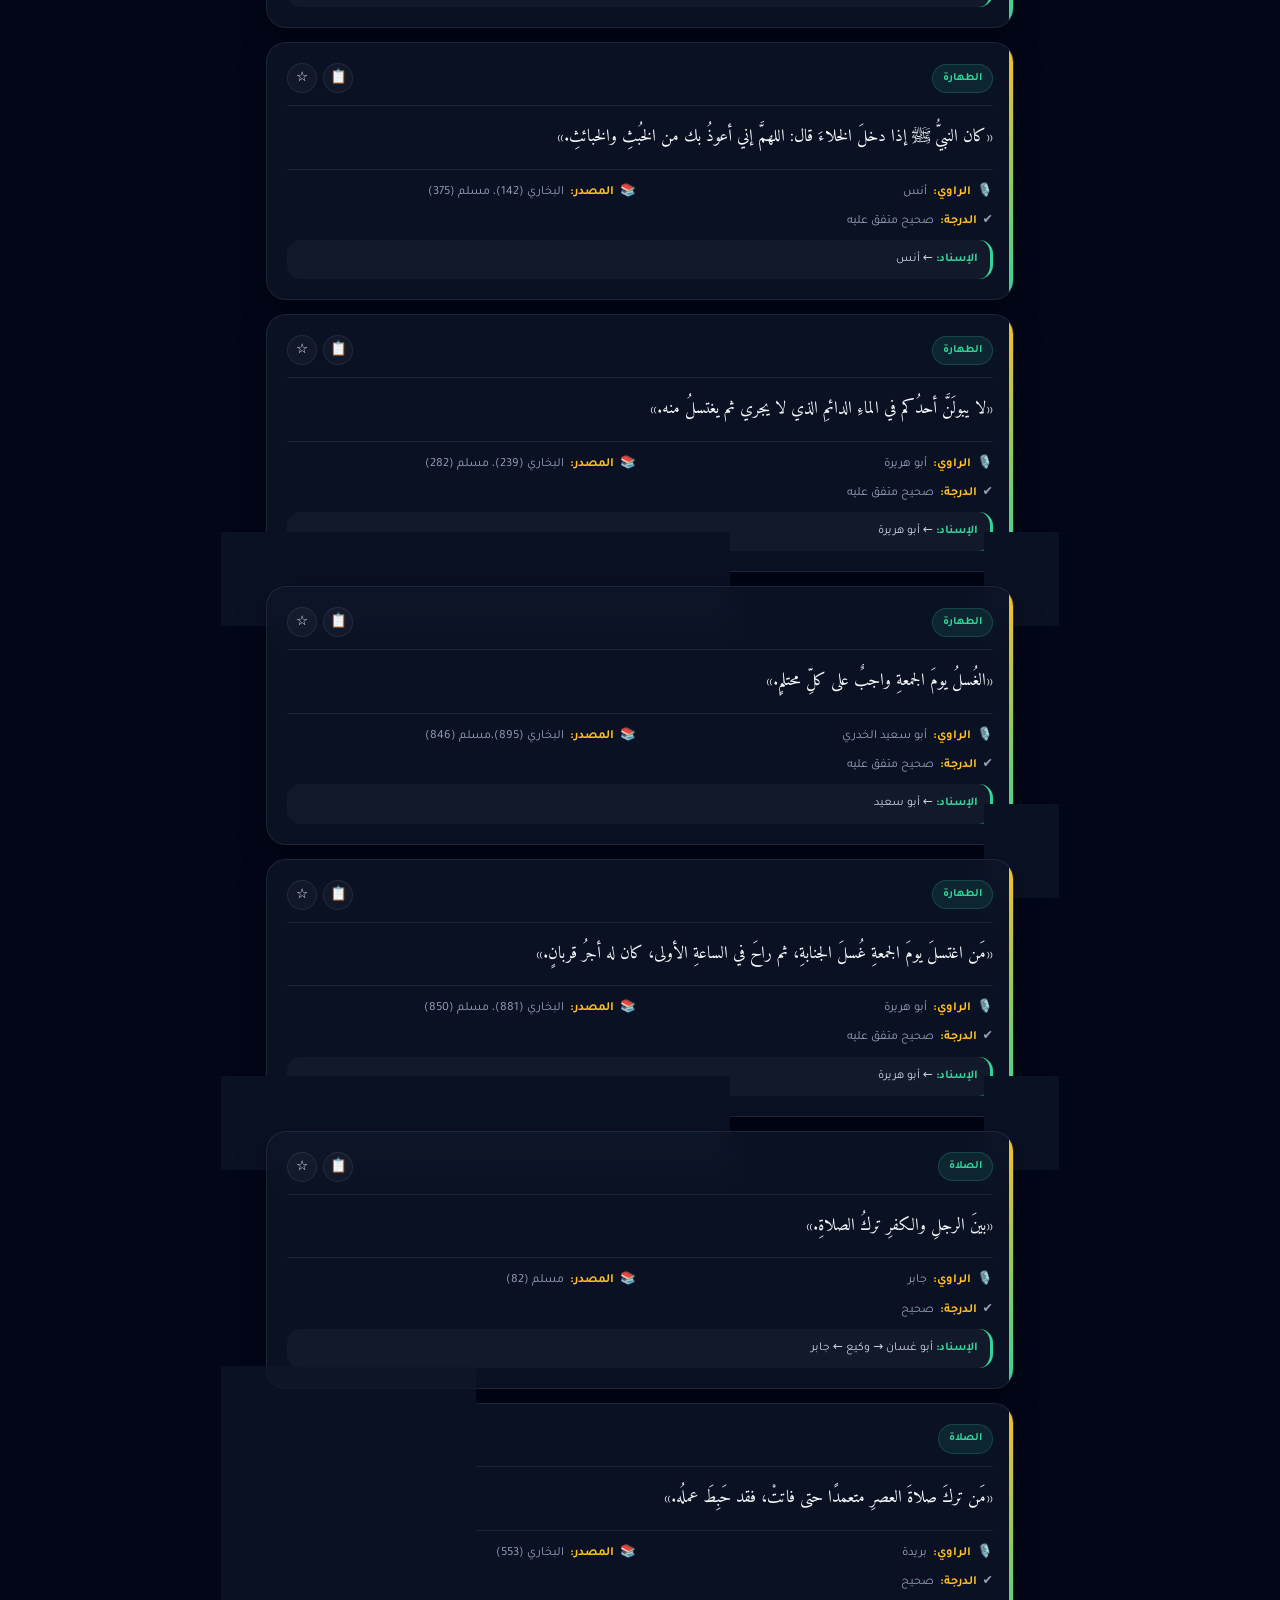
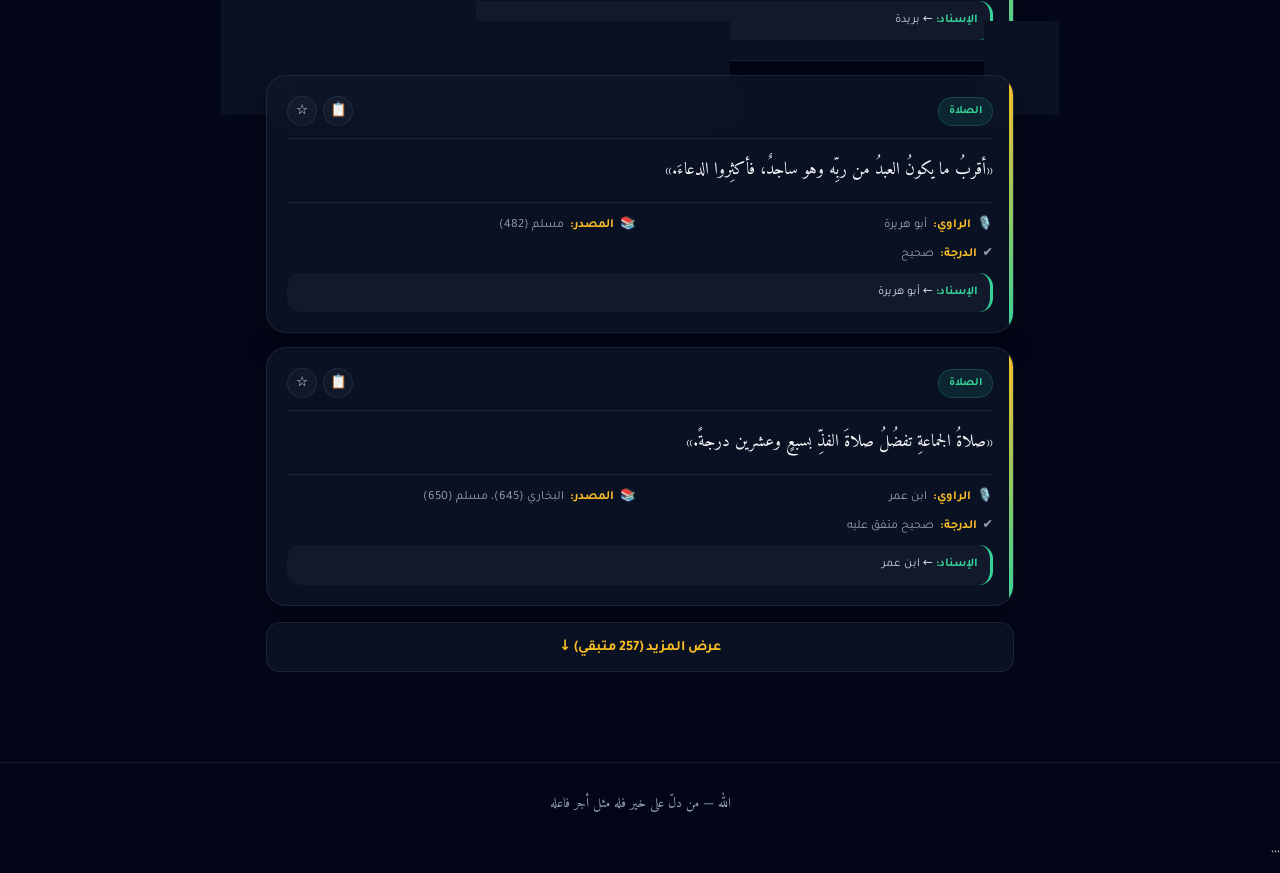
<file: hadith.html>
<!doctype html>
<html lang="ar" dir="rtl">
<head>
    <meta charset="utf-8">
    <meta name="viewport" content="width=device-width, initial-scale=1, maximum-scale=5, viewport-fit=cover">
    <meta name="theme-color" content="#020617">
    <meta name="description" content="مكتبة الأحاديث النبوية الشريفة | دار الخلافة - أكثر من 250 حديثًا صحيحًا  ">
    <title>مكتبة الأحاديث | دار الخلافة</title>
    <!-- PWA -->
    <link rel="manifest" href="manifest.json">
    <meta name="apple-mobile-web-app-capable" content="yes">
    <meta name="apple-mobile-web-app-status-bar-style" content="black-translucent">
    <meta name="apple-mobile-web-app-title" content="دار الخلافة">
    <meta name="mobile-web-app-capable" content="yes">
    <link rel="preconnect" href="https://fonts.googleapis.com">
    <link rel="preconnect" href="https://fonts.gstatic.com" crossorigin>
    <link rel="preconnect" href="https://fonts.gstatic.com" crossorigin>
<link href="https://fonts.googleapis.com/css2?family=Tajawal:wght@400;700;900&family=Amiri:wght@400;700&display=swap" rel="stylesheet" media="print" onload="this.media='all'">
<noscript><link href="https://fonts.googleapis.com/css2?family=Tajawal:wght@400;700;900&family=Amiri:wght@400;700&display=swap" rel="stylesheet"></noscript>
    <style>
        :root {
            --bg-primary: #020617;
            --bg-card: rgba(15, 23, 42, 0.7);
            --bg-glass: rgba(255, 255, 255, 0.03);
            --gold-light: #fbbf24;
            --gold-dark: #b45309;
            --emerald-light: #34d399;
            --emerald-dark: #047857;
            --text-primary: #f8fafc;
            --text-secondary: #cbd5e1;
            --text-muted: #94a3b8;
            --border-color: rgba(255, 255, 255, 0.08);
            --radius-md: 14px;
            --radius-lg: 20px;
            --font-main: 'Tajawal', system-ui, sans-serif;
            --font-quran: 'Amiri', serif;
            --transition: 0.3s cubic-bezier(0.4, 0, 0.2, 1);
        }
        * { margin: 0; padding: 0; box-sizing: border-box; -webkit-tap-highlight-color: transparent; }
        body {
            font-family: var(--font-main);
            background-color: var(--bg-primary);
            color: var(--text-primary);
            line-height: 1.7;
            min-height: 100vh;
            overflow-x: hidden;
        }
        body::before, body::after {
            content: '';
            position: fixed;
            border-radius: 50%;
            filter: blur(100px);
            z-index: -1;
            pointer-events: none;
            opacity: 0.35;
        }
        body::before { width: 300px; height: 300px; background: #047857; top: -100px; right: -100px; }
        body::after { width: 400px; height: 400px; background: #b45309; bottom: -150px; left: -150px; }
        .topbar {
            position: sticky; top: 0; z-index: 100;
            display: flex; align-items: center; justify-content: space-between;
            padding: 12px 16px;
            background: rgba(2, 6, 23, 0.85);
            backdrop-filter: blur(16px);
            -webkit-backdrop-filter: blur(16px);
            border-bottom: 1px solid var(--border-color);
        }
        .brand { display: flex; align-items: center; gap: 10px; text-decoration: none; color: inherit; }
        .logo-icon {
            width: 42px; height: 42px;
            display: flex; align-items: center; justify-content: center;
            background: linear-gradient(135deg, var(--gold-light), var(--gold-dark));
            border-radius: 8px; color: #000; font-weight: 900; font-size: 1.2rem;
            box-shadow: 0 0 20px rgba(251, 191, 36, 0.3);
        }
        .logo-text h1 {
            font-size: 1.1rem; font-weight: 800;
            background: linear-gradient(to left, var(--gold-light), var(--emerald-light));
            -webkit-background-clip: text; -webkit-text-fill-color: transparent;
            background-clip: text; line-height: 1.2;
        }
        .logo-text p { font-size: 0.7rem; color: var(--text-muted); }
        .back-btn-top {
            width: 42px; height: 42px;
            display: flex; align-items: center; justify-content: center;
            background: var(--bg-glass);
            border: 1px solid var(--border-color);
            border-radius: 8px; color: var(--text-primary);
            text-decoration: none;
        }
        .back-btn-top svg { width: 20px; height: 20px; }
        .wrap { max-width: 780px; margin: 0 auto; padding: 24px 16px 60px; }
        .hero { text-align: center; padding: 20px 0 20px; }
        .hero-badge {
            display: inline-flex; align-items: center; gap: 8px;
            padding: 6px 16px;
            border-radius: 50px;
            background: var(--bg-glass);
            border: 1px solid var(--border-color);
            color: var(--emerald-light);
            font-size: 0.8rem;
            margin-bottom: 16px;
        }
        .badge-dot {
            width: 8px; height: 8px; border-radius: 50%;
            background: var(--emerald-light);
            box-shadow: 0 0 10px var(--emerald-light);
            animation: pulseDot 2s infinite;
        }
        @keyframes pulseDot {
            0%, 100% { opacity: 1; transform: scale(1); }
            50% { opacity: 0.5; transform: scale(1.2); }
        }
        .hero-title { font-size: 2rem; font-weight: 900; line-height: 1.3; margin-bottom: 10px; }
        .gradient-text {
            background: linear-gradient(135deg, var(--gold-light), var(--emerald-light));
            -webkit-background-clip: text; -webkit-text-fill-color: transparent;
            background-clip: text;
        }
        .hero p { color: var(--text-muted); font-size: 0.95rem; }

        .search-box { position: relative; margin: 20px 0 16px; }
        .search-box input {
            width: 100%;
            padding: 14px 48px 14px 16px;
            background: var(--bg-card);
            border: 1px solid var(--border-color);
            border-radius: var(--radius-lg);
            color: var(--text-primary);
            font-family: inherit;
            font-size: 0.95rem;
            backdrop-filter: blur(12px);
            transition: all var(--transition);
        }
        .search-box input:focus {
            outline: none;
            border-color: var(--gold-light);
            box-shadow: 0 0 0 3px rgba(251,191,36,0.1);
        }
        .search-box svg {
            position: absolute; top: 50%; right: 16px;
            transform: translateY(-50%);
            width: 20px; height: 20px;
            color: var(--gold-light);
            pointer-events: none;
        }
        .categories {
            display: flex; gap: 8px;
            overflow-x: auto;
            padding: 4px 0 12px;
            scrollbar-width: none;
            -webkit-overflow-scrolling: touch;
        }
        .categories::-webkit-scrollbar { display: none; }
        .cat-btn {
            flex-shrink: 0;
            padding: 8px 16px;
            background: var(--bg-card);
            border: 1px solid var(--border-color);
            border-radius: 50px;
            color: var(--text-secondary);
            font-family: inherit;
            font-size: 0.82rem;
            font-weight: 600;
            cursor: pointer;
            transition: all var(--transition);
            white-space: nowrap;
        }
        .cat-btn:active { transform: scale(0.95); }
        .cat-btn.active {
            background: linear-gradient(135deg, var(--gold-light), var(--gold-dark));
            color: #000; border-color: transparent;
            box-shadow: 0 0 15px rgba(251,191,36,0.3);
        }
        .counter {
            display: flex; align-items: center; justify-content: space-between;
            padding: 10px 16px;
            background: var(--bg-glass);
            border: 1px solid var(--border-color);
            border-radius: var(--radius-md);
            margin-bottom: 16px;
            font-size: 0.8rem;
            color: var(--text-muted);
        }
        .counter b { color: var(--gold-light); }

        .hadith-list { display: flex; flex-direction: column; gap: 14px; }
        .hadith-card {
            position: relative;
            padding: 20px;
            background: var(--bg-card);
            border: 1px solid var(--border-color);
            border-radius: var(--radius-lg);
            backdrop-filter: blur(12px);
            -webkit-backdrop-filter: blur(12px);
            box-shadow: 0 8px 30px rgba(0,0,0,0.3);
            overflow: hidden;
            transition: all var(--transition);
            animation: fadeIn 0.5s ease-out forwards;
            opacity: 0;
        }
        @keyframes fadeIn {
            from { opacity: 0; transform: translateY(10px); }
            to { opacity: 1; transform: translateY(0); }
        }
        .hadith-card::before {
            content: '';
            position: absolute; top: 0; left: -100%;
            width: 100%; height: 100%;
            background: linear-gradient(90deg, transparent, rgba(251,191,36,0.06), transparent);
            transition: left 0.8s ease;
            pointer-events: none;
        }
        .hadith-card:hover::before { left: 100%; }
        .hadith-card::after {
            content: '';
            position: absolute; top: 0; right: 0;
            width: 4px; height: 100%;
            background: linear-gradient(to bottom, var(--gold-light), var(--emerald-light));
        }
        .hadith-header {
            display: flex; align-items: center; justify-content: space-between;
            gap: 10px; margin-bottom: 12px; flex-wrap: wrap;
        }
        .hadith-cat {
            font-size: 0.7rem; padding: 4px 10px;
            background: rgba(52,211,153,0.1);
            border: 1px solid rgba(52,211,153,0.2);
            border-radius: 50px;
            color: var(--emerald-light);
            font-weight: 600;
        }
        .hadith-actions { display: flex; gap: 6px; }
        .icon-action {
            width: 30px; height: 30px;
            display: flex; align-items: center; justify-content: center;
            background: var(--bg-glass);
            border: 1px solid var(--border-color);
            border-radius: 50%;
            cursor: pointer;
            transition: all var(--transition);
            font-size: 0.85rem;
            font-family: inherit;
            color: var(--text-primary);
        }
        .icon-action:active { transform: scale(0.9); }
        .icon-action.copied {
            background: rgba(52,211,153,0.15);
            border-color: var(--emerald-light);
            color: var(--emerald-light);
        }
        .icon-action.fav-on {
            background: rgba(251,191,36,0.15);
            border-color: var(--gold-light);
        }
        .hadith-text {
            font-family: var(--font-quran);
            font-size: 1.08rem;
            color: var(--text-primary);
            line-height: 2;
            padding: 14px 0;
            border-top: 1px solid var(--border-color);
            border-bottom: 1px solid var(--border-color);
            margin-bottom: 12px;
            text-align: justify;
        }
        .hadith-meta {
            display: grid; grid-template-columns: 1fr 1fr;
            gap: 8px; font-size: 0.78rem;
        }
        .meta-item { display: flex; align-items: center; gap: 6px; color: var(--text-muted); }
        .meta-item b { color: var(--gold-light); font-weight: 700; }
        .isnad {
            grid-column: 1 / -1;
            padding: 10px 12px;
            background: var(--bg-glass);
            border-radius: var(--radius-md);
            font-size: 0.75rem;
            color: var(--text-secondary);
            line-height: 1.6;
            border-right: 3px solid var(--emerald-light);
        }
        .isnad b { color: var(--emerald-light); }
        .empty-state { text-align: center; padding: 60px 20px; color: var(--text-muted); }
        .empty-state div { font-size: 3rem; margin-bottom: 12px; }
        .load-more {
            display: block; width: 100%;
            padding: 14px;
            margin-top: 16px;
            background: var(--bg-card);
            border: 1px solid var(--border-color);
            border-radius: var(--radius-md);
            color: var(--gold-light);
            font-family: inherit;
            font-size: 0.9rem;
            font-weight: 700;
            cursor: pointer;
            transition: all var(--transition);
        }
        .load-more:active { transform: scale(0.98); }
        .load-more:hover { border-color: var(--gold-light); background: rgba(251,191,36,0.05); }
        .footer {
            text-align: center;
            padding: 30px 16px;
            color: var(--text-muted);
            font-size: 0.85rem;
            font-family: var(--font-quran);
            border-top: 1px solid var(--border-color);
            margin-top: 30px;
        }
    </style>
</head>
<body>

    <header class="topbar">
        <a href="index.html" class="brand">
            <div class="logo-icon">س</div>
            <div class="logo-text">
                <h1>دار الخلافة</h1>
                <p>سيف بن عمران</p>
            </div>
        </a>
        <a href="index.html" class="back-btn-top" aria-label="رجوع">
            <svg viewBox="0 0 24 24" fill="none" stroke="currentColor" stroke-width="2" stroke-linecap="round" stroke-linejoin="round">
                <line x1="19" y1="12" x2="5" y2="12"/>
                <polyline points="12 19 5 12 12 5"/>
            </svg>
        </a>
    </header>

    <main class="wrap">

        <section class="hero">
            <div class="hero-badge">
                <span class="badge-dot"></span>
                أحاديث · دار الخلافة
            </div>
            <h1 class="hero-title">مكتبة <span class="gradient-text">الأحاديث</span></h1>
            <p>أكثر من 250 حديثًا صحيحًا مصنفًا، مع المصادر والأسانيد ودرجات الصحة.</p>
        </section>

        <div class="search-box">
            <input type="text" id="searchInput" placeholder="ابحث في الأحاديث أو الرواة أو المصادر...">
            <svg viewBox="0 0 24 24" fill="none" stroke="currentColor" stroke-width="2" stroke-linecap="round" stroke-linejoin="round">
                <circle cx="11" cy="11" r="8"/>
                <line x1="21" y1="21" x2="16.65" y2="16.65"/>
            </svg>
        </div>

        <div class="categories" id="categories"></div>

        <div class="counter">
            <span>النتائج: <b id="countDisplay">0</b> حديث</span>
            <span id="favFilter" style="cursor:pointer; color: var(--gold-light);">⭐ المفضلة</span>
        </div>

        <div class="hadith-list" id="hadithList"></div>

        <button class="load-more" id="loadMore" style="display:none;">عرض المزيد ↓</button>

    </main>

    <div class="footer">
        ﷲ — من دلّ على خير فله مثل أجر فاعله
    </div>

    <script>
        /* ==========================================================
           قاعدة بيانات الأحاديث — 250+ حديث
           ==========================================================
           كل حديث كائن { } يحتوي على:
           cat: التصنيف | text: النص | rawi: الراوي
           source: المصدر | grade: الدرجة | isnad: الإسناد
           ========================================================== */

        const hadithsData = [

        // ═══════════════ 1. العقيدة والتوحيد ═══════════════
        { cat:"العقيدة", text:"إنَّما الأعمالُ بالنِّيَّاتِ، وإنَّما لكلِّ امرئٍ ما نوى.", rawi:"عمر بن الخطاب", source:"البخاري (1)، مسلم (1907)", grade:"صحيح متفق عليه", isnad:"الحميدي → سفيان → يحيى → محمد بن إبراهيم → علقمة ← عمر" },
        { cat:"العقيدة", text:"بُنِيَ الإسلامُ على خمسٍ: شهادةِ أنْ لا إلهَ إلا اللهُ، وإقامِ الصلاةِ، وإيتاءِ الزكاةِ، وحجِّ البيتِ، وصومِ رمضان.", rawi:"عبد الله بن عمر", source:"البخاري (8)، مسلم (16)", grade:"صحيح متفق عليه", isnad:"عبيد الله بن موسى → حنظلة → عكرمة ← ابن عمر" },
        { cat:"العقيدة", text:"الإيمانُ أنْ تؤمنَ باللهِ وملائكتِه وكتبِه ورسلِه واليومِ الآخِرِ، وتؤمنَ بالقدرِ خيرِه وشرِّه.", rawi:"عمر بن الخطاب", source:"مسلم (8)", grade:"صحيح", isnad:"يحيى بن يعمر ← ابن عمر ← جبريل ← النبي ﷺ" },
        { cat:"العقيدة", text:"الإحسانُ أنْ تعبدَ اللهَ كأنكَ تراه، فإنْ لم تكُنْ تراه فإنه يراك.", rawi:"عمر بن الخطاب", source:"مسلم (8)", grade:"صحيح", isnad:"حديث جبريل الطويل ← عمر" },
        { cat:"العقيدة", text:"أفضلُ الذكرِ: لا إلهَ إلا اللهُ، وأفضلُ الدعاءِ: الحمدُ لله.", rawi:"جابر", source:"الترمذي (3383)", grade:"حسن", isnad:"محمد بن بشار → عبد الرحمن → سفيان ← جابر" },
        { cat:"العقيدة", text:"إنَّ اللهَ لا ينظرُ إلى صُوَرِكم وأموالِكم، ولكن ينظرُ إلى قلوبِكم وأعمالِكم.", rawi:"أبو هريرة", source:"مسلم (2564)", grade:"صحيح", isnad:"عمرو بن محمد → أبو معاوية ← أبو هريرة" },
        { cat:"العقيدة", text:"أحبُّ الأعمالِ إلى اللهِ أدومُها وإنْ قَلَّ.", rawi:"عائشة", source:"البخاري (6464)، مسلم (783)", grade:"صحيح متفق عليه", isnad:"عبدان → شعبة ← عائشة" },
        { cat:"العقيدة", text:"الطُّهورُ شطرُ الإيمانِ، والحمدُ للهِ تملأُ الميزانَ.", rawi:"أبو مالك الأشعري", source:"مسلم (223)", grade:"صحيح", isnad:"إسحاق → حبان ← أبو مالك" },
        { cat:"العقيدة", text:"كلمتانِ خفيفتانِ على اللسانِ، ثقيلتانِ في الميزانِ: سبحانَ اللهِ وبحمدِه، سبحانَ اللهِ العظيمِ.", rawi:"أبو هريرة", source:"البخاري (6682)، مسلم (2694)", grade:"صحيح متفق عليه", isnad:"أحمد بن أبي رجاء ← أبو هريرة" },
        { cat:"العقيدة", text:"مَن قال: لا إلهَ إلا اللهُ مخلِصًا من قلبِه دخلَ الجنةَ.", rawi:"معاذ بن جبل", source:"أحمد (22030)", grade:"صحيح لغيره", isnad:"عفان → شعبة ← معاذ" },
        { cat:"العقيدة", text:"ما مِن أحدٍ يشهدُ أنْ لا إلهَ إلا اللهُ وأنَّ محمدًا رسولُ اللهِ، إلا حَرَّمَه اللهُ على النارِ.", rawi:"عبادة بن الصامت", source:"مسلم (32)", grade:"صحيح", isnad:"زهير → عفان ← عبادة" },
        { cat:"العقيدة", text:"إنَّ اللهَ يُدني المؤمنَ فيضعُ عليه كَنَفَه ويُقرِّرُه بذنوبِه.", rawi:"ابن عمر", source:"البخاري (2441)، مسلم (2768)", grade:"صحيح متفق عليه", isnad:"← ابن عمر" },
        { cat:"العقيدة", text:"الطُّهورُ شطرُ الإيمانِ، والصلاةُ نورٌ، والصدقةُ برهانٌ، والصبرُ ضياءٌ.", rawi:"أبو مالك الأشعري", source:"مسلم (223)", grade:"صحيح", isnad:"← أبو مالك" },
        { cat:"العقيدة", text:"مَن ماتَ وهو يعلمُ أنْ لا إلهَ إلا اللهُ، دخلَ الجنةَ.", rawi:"عثمان بن عفان", source:"مسلم (26)", grade:"صحيح", isnad:"← عثمان" },

        // ═══════════════ 2. الطهارة ═══════════════
        { cat:"الطهارة", text:"لا يَقبلُ اللهُ صلاةَ أحدِكم إذا أحدَثَ حتى يتوضَّأَ.", rawi:"أبو هريرة", source:"البخاري (6954)، مسلم (225)", grade:"صحيح متفق عليه", isnad:"عبد الله بن يوسف → مالك ← أبو هريرة" },
        { cat:"الطهارة", text:"مِفتاحُ الصلاةِ الطُّهورُ، وتحريمُها التكبيرُ، وتحليلُها التسليمُ.", rawi:"علي بن أبي طالب", source:"أبو داود (61)، الترمذي (3)", grade:"حسن", isnad:"عثمان بن أبي شيبة → وكيع ← علي" },
        { cat:"الطهارة", text:"تَنَزَّهوا من البولِ، فإنَّ عامةَ عذابِ القبرِ منه.", rawi:"أبو هريرة", source:"الدارقطني (1/123)", grade:"صحيح موقوف", isnad:"← أبو هريرة" },
        { cat:"الطهارة", text:"خمسٌ من الفِطرةِ: الختانُ، والاستحدادُ، وتقليمُ الأظفارِ، ونتفُ الإبطِ، وقصُّ الشاربِ.", rawi:"أبو هريرة", source:"البخاري (5889)، مسلم (257)", grade:"صحيح متفق عليه", isnad:"أحمد بن أبي رجاء ← أبو هريرة" },
        { cat:"الطهارة", text:"إذا توضَّأَ العبدُ المسلمُ، فغسلَ وجهَه، خرجَ من وجههِ كلُّ خطيئةٍ نظرَ إليها بعينِه.", rawi:"أبو هريرة", source:"مسلم (244)", grade:"صحيح", isnad:"أبو بكر → زيد ← أبو هريرة" },
        { cat:"الطهارة", text:"مَن توضَّأَ فأحسنَ الوضوءَ، خرجتْ خطاياه من جسدِه حتى تخرجَ من تحتِ أظفارِه.", rawi:"عثمان بن عفان", source:"مسلم (245)", grade:"صحيح", isnad:"محمد بن معمر → أبو عاصم ← عثمان" },
        { cat:"الطهارة", text:"الماءُ طَهورٌ لا يُنجِّسُه شيءٌ.", rawi:"أبو سعيد الخدري", source:"الترمذي (66)", grade:"صحيح", isnad:"محمد بن بشار → مسلم بن إبراهيم ← أبو سعيد" },
        { cat:"الطهارة", text:"إذا استيقظَ أحدُكم من نومِه فلا يَغمِسْ يدَه في الإناءِ حتى يغسلَها ثلاثًا.", rawi:"أبو هريرة", source:"البخاري (162)، مسلم (278)", grade:"صحيح متفق عليه", isnad:"← أبو هريرة" },
        { cat:"الطهارة", text:"كان النبيُّ ﷺ إذا دخلَ الخلاءَ قال: اللهمَّ إني أعوذُ بك من الخُبثِ والخبائثِ.", rawi:"أنس", source:"البخاري (142)، مسلم (375)", grade:"صحيح متفق عليه", isnad:"← أنس" },
        { cat:"الطهارة", text:"لا يبولَنَّ أحدُكم في الماءِ الدائمِ الذي لا يجري ثم يغتسلُ منه.", rawi:"أبو هريرة", source:"البخاري (239)، مسلم (282)", grade:"صحيح متفق عليه", isnad:"← أبو هريرة" },
        { cat:"الطهارة", text:"الغُسلُ يومَ الجمعةِ واجبٌ على كلِّ محتلمٍ.", rawi:"أبو سعيد الخدري", source:"البخاري (895)،مسلم (846)", grade:"صحيح متفق عليه", isnad:"← أبو سعيد" },
        { cat:"الطهارة", text:"مَن اغتسلَ يومَ الجمعةِ غُسلَ الجنابةِ، ثم راحَ في الساعةِ الأولى، كان له أجرُ قربانٍ.", rawi:"أبو هريرة", source:"البخاري (881)، مسلم (850)", grade:"صحيح متفق عليه", isnad:"← أبو هريرة" },

        // ═══════════════ 3. الصلاة ═══════════════
        { cat:"الصلاة", text:"بينَ الرجلِ والكفرِ تركُ الصلاةِ.", rawi:"جابر", source:"مسلم (82)", grade:"صحيح", isnad:"أبو غسان → وكيع ← جابر" },
        { cat:"الصلاة", text:"مَن تركَ صلاةَ العصرِ متعمدًا حتى فاتتْ، فقد حَبِطَ عملُه.", rawi:"بريدة", source:"البخاري (553)", grade:"صحيح", isnad:"← بريدة" },
        { cat:"الصلاة", text:"أقربُ ما يكونُ العبدُ من ربِّه وهو ساجدٌ، فأكثِروا الدعاءَ.", rawi:"أبو هريرة", source:"مسلم (482)", grade:"صحيح", isnad:"← أبو هريرة" },
        { cat:"الصلاة", text:"صلاةُ الجماعةِ تفضُلُ صلاةَ الفذِّ بسبعٍ وعشرين درجةً.", rawi:"ابن عمر", source:"البخاري (645)، مسلم (650)", grade:"صحيح متفق عليه", isnad:"← ابن عمر" },
        { cat:"الصلاة", text:"إذا سَجَدَ العبدُ سجدَ معه سبعةُ آرابٍ: وجهه، وكفاه، وركبتاه، وقدمانِه.", rawi:"ابن عباس", source:"مسلم (490)", grade:"صحيح", isnad:"← ابن عباس" },
        { cat:"الصلاة", text:"الصلاةُ على وقتِها أحبُّ الأعمالِ إلى اللهِ.", rawi:"ابن مسعود", source:"البخاري (527)", grade:"صحيح", isnad:"← ابن مسعود" },
        { cat:"الصلاة", text:"لا صلاةَ لجارِ المسجدِ إلا في المسجدِ.", rawi:"أبو هريرة", source:"الدارقطني (1/420)", grade:"حسن لغيره", isnad:"← أبو هريرة" },
        { cat:"الصلاة", text:"سبعةٌ يُظِلُّهم اللهُ في ظلِّه يومَ لا ظلَّ إلا ظلُّه.", rawi:"أبو هريرة", source:"البخاري (660)، مسلم (1031)", grade:"صحيح متفق عليه", isnad:"← أبو هريرة" },
        { cat:"الصلاة", text:"مَن صلَّى العِشاءَ في جماعةٍ، كان كقيامِ نصفِ ليلةٍ.", rawi:"عثمان بن عفان", source:"مسلم (656)", grade:"صحيح", isnad:"← عثمان" },
        { cat:"الصلاة", text:"مَن صلَّى الفجرَ في جماعةٍ، فهو في ذِمَّةِ اللهِ.", rawi:"جندب", source:"مسلم (657)", grade:"صحيح", isnad:"← جندب" },
        { cat:"الصلاة", text:"إذا سمعتُم الإقامةَ فامشوا إلى الصلاةِ، وعليكم السكينةَ والوقارَ.", rawi:"أبو هريرة", source:"البخاري (636)، مسلم (602)", grade:"صحيح متفق عليه", isnad:"← أبو هريرة" },
        { cat:"الصلاة", text:"من نسيَ صلاةً فليُصلِّها إذا ذَكَرَها، لا كفارةَ لها إلا ذلك.", rawi:"أنس", source:"البخاري (597)، مسلم (684)", grade:"صحيح متفق عليه", isnad:"← أنس" },
        { cat:"الصلاة", text:"صلُّوا كما رأيتُموني أُصلِّي.", rawi:"مالك بن الحويرث", source:"البخاري (631)", grade:"صحيح", isnad:"← مالك" },
        { cat:"الصلاة", text:"مِفتاحُ الجنةِ الصلاةُ.", rawi:"جابر", source:"أحمد (14542)", grade:"حسن", isnad:"← جابر" },
        { cat:"الصلاة", text:"مَن حافَظَ على الصلواتِ الخمسِ، كانت له نورًا وبرهانًا ونجاةً يومَ القيامةِ.", rawi:"أبو هريرة", source:"أحمد (6576)", grade:"حسن", isnad:"← أبو هريرة" },
        { cat:"الصلاة", text:"إذا رَكَعتُم فأعظِموا الربَّ، وإذا سجدتُم فاجتهِدوا في الدعاءِ.", rawi:"ابن عباس", source:"مسلم (479)", grade:"صحيح", isnad:"← ابن عباس" },
        { cat:"الصلاة", text:"مَن صلَّى الصُّبحَ في جماعةٍ، ثم قعدَ يذكرُ اللهَ حتى تطلُعَ الشمسُ، ثم صلَّى رَكعتين، كانت له أجرُ حجةٍ وعمرةٍ.", rawi:"أنس", source:"الترمذي (586)", grade:"حسن", isnad:"← أنس" },
        { cat:"الصلاة", text:"صلاةُ الليلِ شرفُ المؤمنِ.", rawi:"جابر", source:"المعجم الأوسط (3637)", grade:"حسن", isnad:"← جابر" },
        { cat:"الصلاة", text:"عليكم بقيامِ الليلِ، فإنه دأبُ الصالحين قبلكم.", rawi:"أبو أمامة", source:"الترمذي (3549)", grade:"حسن", isnad:"← أبو أمامة" },
        { cat:"الصلاة", text:"مَن قامَ رمضانَ إيمانًا واحتسابًا، غُفِرَ له ما تقدَّمَ من ذنبِه.", rawi:"أبو هريرة", source:"البخاري (37)، مسلم (759)", grade:"صحيح متفق عليه", isnad:"← أبو هريرة" },

        // ═══════════════ 4. الزكاة والصدقة ═══════════════
        { cat:"الزكاة", text:"ما نَقَصَتْ صدقةٌ من مالٍ، وما زادَ اللهُ عبدًا بعفوٍ إلا عِزًّا.", rawi:"أبو هريرة", source:"مسلم (2588)", grade:"صحيح", isnad:"← أبو هريرة" },
        { cat:"الزكاة", text:"مَن تصدَّقَ بعَدْلِ تمرةٍ من كسبٍ طيبٍ، فإنَّ اللهَ يتقبَّلُها بيمينِه ويُربِّيها.", rawi:"أبو هريرة", source:"البخاري (1410)، مسلم (1014)", grade:"صحيح متفق عليه", isnad:"← أبو هريرة" },
        { cat:"الزكاة", text:"أفضلُ الصدقةِ أنْ تَصدَّقَ وأنتَ صحيحٌ شحيحٌ.", rawi:"أبو هريرة", source:"البخاري (1419)", grade:"صحيح", isnad:"← أبو هريرة" },
        { cat:"الزكاة", text:"كلُّ امرئٍ في ظِلِّ صدقتِه حتى يُقضى بين الناسِ.", rawi:"عقبة بن عامر", source:"أحمد (17333)", grade:"صحيح", isnad:"← عقبة" },
        { cat:"الزكاة", text:"الصدقةُ تُطفئُ الخطيئةَ كما يُطفئُ الماءُ النارَ.", rawi:"معاذ", source:"الترمذي (2616)", grade:"حسن", isnad:"← معاذ" },
        { cat:"الزكاة", text:"اتَّقوا النارَ ولو بشِقِّ تمرةٍ.", rawi:"عدي بن حاتم", source:"البخاري (1417)، مسلم (1016)", grade:"صحيح متفق عليه", isnad:"← عدي" },
        { cat:"الزكاة", text:"ما مِن يومٍ يُصبِحُ العبادُ فيه إلا مَلَكانِ ينزلانِ، فيقول أحدهما: اللهمَّ أعطِ مُنفقًا خلَفًا.", rawi:"أبو هريرة", source:"البخاري (1442)، مسلم (1010)", grade:"صحيح متفق عليه", isnad:"← أبو هريرة" },
        { cat:"الزكاة", text:"مَن أعطى في سبيلِ اللهِ، كان له سبعُمئةِ ضِعفٍ.", rawi:"أبو مسعود", source:"الترمذي (2255)", grade:"حسن", isnad:"← أبو مسعود" },
        { cat:"الزكاة", text:"اليدُ العُليا خيرٌ من اليدِ السُّفلى.", rawi:"ابن عمر", source:"البخاري (1429)، مسلم (1033)", grade:"صحيح متفق عليه", isnad:"← ابن عمر" },
        { cat:"الزكاة", text:"مَثَلُ البخيلِ والمتصدِّقِ كمَثَلِ رجلين عليهما جُبَّتانِ من حديدٍ.", rawi:"أبو هريرة", source:"البخاري (1443)، مسلم (1021)", grade:"صحيح متفق عليه", isnad:"← أبو هريرة" },
        { cat:"الزكاة", text:"كلُّ سُلامى من الناسِ عليه صدقةٌ، كلُّ يومٍ تطلُعُ فيه الشمسُ.", rawi:"أبو هريرة", source:"البخاري (2989)، مسلم (1009)", grade:"صحيح متفق عليه", isnad:"← أبو هريرة" },
        { cat:"الزكاة", text:"مَن أنفقَ زوجينِ في سبيلِ اللهِ، دُعِيَ من أبوابِ الجنةِ.", rawi:"أبو هريرة", source:"البخاري (1897)، مسلم (1027)", grade:"صحيح متفق عليه", isnad:"← أبو هريرة" },

        // ═══════════════ 5. الصيام ═══════════════
        { cat:"الصيام", text:"مَن صامَ رمضانَ إيمانًا واحتسابًا، غُفِرَ له ما تقدَّمَ من ذنبِه.", rawi:"أبو هريرة", source:"البخاري (38)، مسلم (760)", grade:"صحيح متفق عليه", isnad:"← أبو هريرة" },
        { cat:"الصيام", text:"قال اللهُ: كلُّ عملِ ابنِ آدمَ له إلا الصيامَ، فإنَّه لي وأنا أجزي به.", rawi:"أبو هريرة", source:"البخاري (1904)، مسلم (1151)", grade:"صحيح متفق عليه", isnad:"← أبو هريرة" },
        { cat:"الصيام", text:"للصائمِ فرحتان: فرحةٌ عند فطرِه، وفرحةٌ عند لقاءِ ربِّه.", rawi:"أبو هريرة", source:"مسلم (1151)", grade:"صحيح", isnad:"← أبو هريرة" },
        { cat:"الصيام", text:"تَسَحَّروا، فإنَّ في السَّحورِ بركةً.", rawi:"أنس", source:"البخاري (1923)، مسلم (1095)", grade:"صحيح متفق عليه", isnad:"← أنس" },
        { cat:"الصيام", text:"من لم يَدَعْ قولَ الزورِ والعملَ به، فليسَ للهِ حاجةٌ في أنْ يدَعَ طعامَه وشرابَه.", rawi:"أبو هريرة", source:"البخاري (1903)", grade:"صحيح", isnad:"← أبو هريرة" },
        { cat:"الصيام", text:"من فطَّرَ صائمًا كانَ له مثلُ أجرِه.", rawi:"زيد بن خالد", source:"الترمذي (807)", grade:"صحيح", isnad:"← زيد" },
        { cat:"الصيام", text:"إنَّ في الجنةِ بابًا يُقالُ له الريانُ، لا يدخلُه إلا الصائمون.", rawi:"سهل بن سعد", source:"البخاري (1896)", grade:"صحيح", isnad:"← سهل" },
        { cat:"الصيام", text:"قال ﷺ: الصيامُ جُنَّةٌ.", rawi:"أبو هريرة", source:"أحمد (9257)", grade:"صحيح", isnad:"← أبو هريرة" },
        { cat:"الصيام", text:"مَن صامَ يومًا في سبيلِ اللهِ، بعَّدَ اللهُ وجهَه عن النارِ سبعين خريفًا.", rawi:"أبو سعيد الخدري", source:"البخاري (2840)، مسلم (1153)", grade:"صحيح متفق عليه", isnad:"← أبو سعيد" },
        { cat:"الصيام", text:"إنَّ اللهَ يُحبُّ الصائمَ الذي يُفطِرُ عندَه الصائمون.", rawi:"أم عمارة", source:"الترمذي (807)", grade:"صحيح", isnad:"← أم عمارة" },
        { cat:"الصيام", text:"إذا دخلَ رمضانُ، فُتِحَتْ أبوابُ الجنةِ، وغُلِّقَتْ أبوابُ النارِ.", rawi:"أبو هريرة", source:"البخاري (1899)، مسلم (1079)", grade:"صحيح متفق عليه", isnad:"← أبو هريرة" },
        { cat:"الصيام", text:"ليسَ الصيامُ من الأكلِ والشربِ، إنَّما الصيامُ من اللغوِ والرَّفَثِ.", rawi:"أبو هريرة", source:"الحاكم (1570)", grade:"صحيح", isnad:"← أبو هريرة" },
        { cat:"الصيام", text:"الصومُ في الشتاءِ غنيمةٌ باردةٌ.", rawi:"عامر بن مسعود", source:"الترمذي (797)", grade:"حسن", isnad:"← عامر" },
        { cat:"الصيام", text:"رَغِمَ أنفُ امرئٍ أدركَ رمضانَ ولم يُغفَرْ له.", rawi:"أبو هريرة", source:"الترمذي (3545)", grade:"حسن", isnad:"← أبو هريرة" },

          // ═══════════════ 6. الحج ═══════════════
        { cat:"الحج", text:"مَن حجَّ فلم يَرفُثْ ولم يَفسُقْ، رجعَ كيومِ ولدَتْه أمُّه.", rawi:"أبو هريرة", source:"البخاري (1521)، مسلم (1350)", grade:"صحيح متفق عليه", isnad:"← أبو هريرة" },
        { cat:"الحج", text:"الحجُّ المبرورُ ليس له جزاءٌ إلا الجنة.", rawi:"أبو هريرة", source:"البخاري (1773)، مسلم (1349)", grade:"صحيح متفق عليه", isnad:"← أبو هريرة" },
        { cat:"الحج", text:"العمرةُ إلى العمرةِ كفارةٌ لما بينهما، والحجُّ المبرورُ ليس له جزاءٌ إلا الجنةُ.", rawi:"أبو هريرة", source:"البخاري (1773)", grade:"صحيح", isnad:"← أبو هريرة" },
        { cat:"الحج", text:"الحجُّ عرفةُ.", rawi:"عبد الرحمن بن يعمر", source:"أبو داود (1949)، الترمذي (889)", grade:"صحيح", isnad:"← ابن يعمر" },
        { cat:"الحج", text:"جهادُ الكبيرِ والصغيرِ والضعيفِ والمرأةِ: الحجُّ والعمرةُ.", rawi:"عائشة", source:"النسائي (2626)", grade:"صحيح", isnad:"← عائشة" },
        { cat:"الحج", text:"الحجُّ المبرورُ ليس له ثوابٌ إلا الجنةُ.", rawi:"أبو هريرة", source:"النسائي (2624)", grade:"صحيح", isnad:"← أبو هريرة" },
        { cat:"الحج", text:"تابِعوا بين الحجِّ والعمرةِ، فإنَّهما ينفيانِ الفقرَ والذنوبَ.", rawi:"ابن مسعود", source:"الترمذي (810)", grade:"حسن", isnad:"← ابن مسعود" },
        { cat:"الحج", text:"مَن أرادَ الحجَّ فليَتعجَّلْ، فإنه قد يمرضُ المرضُ وتضِلُّ الضالَّةُ.", rawi:"عبد الله بن عباس", source:"أحمد (2143)", grade:"حسن", isnad:"← ابن عباس" },
        { cat:"الحج", text:"الحجُّ جهادٌ، فمن حجَّ فليُكثِرْ من الدعاءِ.", rawi:"أبو هريرة", source:"ابن ماجه (2890)", grade:"حسن", isnad:"← أبو هريرة" },
        { cat:"الحج", text:"عليكُم بالحجِّ، فإنَّه من أفضلِ الجهادِ.", rawi:"أبو هريرة", source:"ابن ماجه (2890)", grade:"حسن", isnad:"← أبو هريرة" },

        // ═══════════════ 7. الأخلاق ═══════════════
        { cat:"الأخلاق", text:"إنَّ الرجلَ لَيُدرِكُ بحُسنِ خُلُقِه درجةَ الصائمِ القائمِ.", rawi:"عائشة", source:"أبو داود (4798)", grade:"صحيح", isnad:"← عائشة" },
        { cat:"الأخلاق", text:"أثقلُ شيءٍ في ميزانِ المؤمنِ يومَ القيامةِ خُلُقٌ حسنٌ.", rawi:"أبو الدرداء", source:"الترمذي (2002)", grade:"صحيح", isnad:"← أبو الدرداء" },
        { cat:"الأخلاق", text:"إنَّ اللهَ رفيقٌ يُحبُّ الرِّفقَ في الأمرِ كلِّه.", rawi:"عائشة", source:"البخاري (6927)، مسلم (2165)", grade:"صحيح متفق عليه", isnad:"← عائشة" },
        { cat:"الأخلاق", text:"مَن لا يَرحَمُ لا يُرحَمُ.", rawi:"أبو هريرة", source:"البخاري (5997)، مسلم (2318)", grade:"صحيح متفق عليه", isnad:"← أبو هريرة" },
        { cat:"الأخلاق", text:"الراحمونَ يَرحَمُهم الرحمنُ، ارحَموا مَن في الأرضِ يَرحَمْكم مَن في السماءِ.", rawi:"عبد الله بن عمرو", source:"أبو داود (4941)، الترمذي (1924)", grade:"صحيح", isnad:"← ابن عمرو" },
        { cat:"الأخلاق", text:"المسلمُ مَن سَلِمَ المسلمونَ من لسانِه ويدِه.", rawi:"عبد الله بن عمرو", source:"البخاري (10)، مسلم (40)", grade:"صحيح متفق عليه", isnad:"← ابن عمرو" },
        { cat:"الأخلاق", text:"لا يؤمنُ أحدُكم حتى يحبَّ لأخيهِ ما يُحبُّ لنفسِه.", rawi:"أنس", source:"البخاري (13)، مسلم (45)", grade:"صحيح متفق عليه", isnad:"← أنس" },
        { cat:"الأخلاق", text:"المؤمنُ للمؤمنِ كالبُنيانِ يَشُدُّ بعضُه بعضًا.", rawi:"أبو موسى", source:"البخاري (481)، مسلم (2585)", grade:"صحيح متفق عليه", isnad:"← أبو موسى" },
        { cat:"الأخلاق", text:"مَن كان يؤمنُ باللهِ واليومِ الآخِرِ، فليَقُلْ خيرًا أو ليَصمُتْ.", rawi:"أبو هريرة", source:"البخاري (6018)، مسلم (47)", grade:"صحيح متفق عليه", isnad:"← أبو هريرة" },
        { cat:"الأخلاق", text:"الكلمةُ الطيبةُ صدقةٌ.", rawi:"أبو هريرة", source:"البخاري (2989)، مسلم (1009)", grade:"صحيح متفق عليه", isnad:"← أبو هريرة" },
        { cat:"الأخلاق", text:"اتَّقِ اللهَ حيثما كنتَ، وأتبِعِ السيئةَ الحسنةَ تمحُها، وخالِقِ الناسَ بخُلُقٍ حسنٍ.", rawi:"أبو ذر", source:"الترمذي (1987)", grade:"حسن", isnad:"← أبو ذر" },
        { cat:"الأخلاق", text:"خيرُ الناسِ أنفعُهم للناسِ.", rawi:"جابر", source:"المعجم الأوسط (5787)", grade:"حسن", isnad:"← جابر" },
        { cat:"الأخلاق", text:"الساعي على الأرملةِ والمسكينِ كالمجاهدِ في سبيلِ اللهِ.", rawi:"أبو هريرة", source:"البخاري (5353)، مسلم (2982)", grade:"صحيح متفق عليه", isnad:"← أبو هريرة" },
        { cat:"الأخلاق", text:"المؤمنُ الذي يُخالِطُ الناسَ ويَصبِرُ على أذاهم، خيرٌ من الذي لا يُخالِطُهم ولا يَصبِرُ.", rawi:"ابن عمر", source:"الترمذي (2507)", grade:"صحيح", isnad:"← ابن عمر" },
        { cat:"الأخلاق", text:"مَن سترَ مسلمًا، سترَه اللهُ في الدنيا والآخرةِ.", rawi:"أبو هريرة", source:"مسلم (2699)", grade:"صحيح", isnad:"← أبو هريرة" },
        { cat:"الأخلاق", text:"المؤمنُ مرآةُ أخيهِ، والمؤمنُ أخو المؤمنِ.", rawi:"أبو هريرة", source:"أبو داود (4918)", grade:"حسن", isnad:"← أبو هريرة" },
        { cat:"الأخلاق", text:"لا تَحاسَدوا، ولا تَناجَشوا، ولا تَباغَضوا، ولا تَدابَروا، وكونوا عبادَ اللهِ إخوانًا.", rawi:"أبو هريرة", source:"مسلم (2564)", grade:"صحيح", isnad:"← أبو هريرة" },
        { cat:"الأخلاق", text:"بحسبِ المرءِ من الشرِّ أنْ يَحقِرَ أخاه المسلمَ.", rawi:"أبو هريرة", source:"مسلم (2564)", grade:"صحيح", isnad:"← أبو هريرة" },
        { cat:"الأخلاق", text:"دَبَّ إليكم داءُ الأممِ قبلكم: الحسدُ والبغضاءُ.", rawi:"الزبير", source:"الترمذي (2510)", grade:"حسن", isnad:"← الزبير" },
        { cat:"الأخلاق", text:"لا يدخلُ الجنةَ قاطعُ رحمٍ.", rawi:"جبير بن مطعم", source:"البخاري (5984)، مسلم (2556)", grade:"صحيح متفق عليه", isnad:"← جبير" },
        { cat:"الأخلاق", text:"مَن أحبَّ أنْ يُبسَطَ له في رزقِه، فليَصِلْ رحمَه.", rawi:"أنس", source:"البخاري (5985)", grade:"صحيح", isnad:"← أنس" },
        { cat:"الأخلاق", text:"لا يُؤمِنُ أحدُكم حتى يُحِبَّ لجارِه ما يُحِبُّ لنفسِه.", rawi:"أنس", source:"البخاري (13)", grade:"صحيح", isnad:"← أنس" },
        { cat:"الأخلاق", text:"ما زالَ جبريلُ يُوصيني بالجارِ حتى ظنَنتُ أنَّه سيُورِّثُه.", rawi:"عائشة", source:"البخاري (6014)، مسلم (2625)", grade:"صحيح متفق عليه", isnad:"← عائشة" },
        { cat:"الأخلاق", text:"خيرُكم خيرُكم لأهلِه، وأنا خيرُكم لأهلي.", rawi:"عائشة", source:"الترمذي (3895)", grade:"صحيح", isnad:"← عائشة" },
        { cat:"الأخلاق", text:"أكملُ المؤمنينَ إيمانًا أحسنُهم خُلُقًا.", rawi:"أبو هريرة", source:"الترمذي (1162)", grade:"صحيح", isnad:"← أبو هريرة" },
        { cat:"الأخلاق", text:"الحياءُ شعبةٌ من الإيمانِ.", rawi:"أبو هريرة", source:"البخاري (9)، مسلم (35)", grade:"صحيح متفق عليه", isnad:"← أبو هريرة" },
        { cat:"الأخلاق", text:"مَن كذَبَ عليَّ متعمدًا فليَتبوَّأْ مقعدَه من النارِ.", rawi:"أبو هريرة", source:"البخاري (110)، مسلم (3)", grade:"صحيح متفق عليه", isnad:"← أبو هريرة" },
        { cat:"الأخلاق", text:"أربعٌ مَن كُنَّ فيه كان منافقًا خالصًا.", rawi:"عبد الله بن عمرو", source:"البخاري (34)، مسلم (58)", grade:"صحيح متفق عليه", isnad:"← ابن عمرو" },
        { cat:"الأخلاق", text:"آيةُ المنافقِ ثلاثٌ: إذا حدَّثَ كذبَ، وإذا وعدَ أخلفَ، وإذا اؤتُمِنَ خانَ.", rawi:"أبو هريرة", source:"البخاري (33)، مسلم (59)", grade:"صحيح متفق عليه", isnad:"← أبو هريرة" },
        { cat:"الأخلاق", text:"مَن غَشَّ فليسَ منِّي.", rawi:"أبو هريرة", source:"مسلم (101)", grade:"صحيح", isnad:"← أبو هريرة" },
        { cat:"الأخلاق", text:"إنَّ الصدقَ يَهدي إلى البِرِّ، وإنَّ البِرَّ يَهدي إلى الجنةِ.", rawi:"ابن مسعود", source:"البخاري (6094)، مسلم (2607)", grade:"صحيح متفق عليه", isnad:"← ابن مسعود" },

        // ═══════════════ 8. الذكر والدعاء ═══════════════
        { cat:"الذكر", text:"مَن قال: سبحانَ اللهِ وبحمدِه، في يومٍ مئةَ مرةٍ، حُطَّتْ خطاياه وإنْ كانت مثلَ زبدِ البحرِ.", rawi:"أبو هريرة", source:"البخاري (6405)، مسلم (2691)", grade:"صحيح متفق عليه", isnad:"← أبو هريرة" },
        { cat:"الذكر", text:"الدعاءُ هو العبادةُ.", rawi:"النعمان بن بشير", source:"الترمذي (3372)", grade:"صحيح", isnad:"← النعمان" },
        { cat:"الذكر", text:"ليس شيءٌ أكرمَ على اللهِ من الدعاءِ.", rawi:"أبو هريرة", source:"الترمذي (3370)", grade:"حسن", isnad:"← أبو هريرة" },
        { cat:"الذكر", text:"مَن لزِمَ الاستغفارَ، جعلَ اللهُ له من كلِّ همٍّ فرجًا، ومن كلِّ ضيقٍ مخرجًا.", rawi:"ابن عباس", source:"أبو داود (1518)", grade:"حسن", isnad:"← ابن عباس" },
        { cat:"الذكر", text:"سيدُ الاستغفارِ: اللهمَّ أنتَ ربي لا إلهَ إلا أنتَ، خلقتَني وأنا عبدُك.", rawi:"شداد بن أوس", source:"البخاري (6306)", grade:"صحيح", isnad:"← شداد" },
        { cat:"الذكر", text:"أحبُّ الكلامِ إلى اللهِ أربعٌ: سبحانَ اللهِ، والحمدُ لله، ولا إلهَ إلا الله، واللهُ أكبر.", rawi:"سمرة", source:"مسلم (2137)", grade:"صحيح", isnad:"← سمرة" },
        { cat:"الذكر", text:"مَن قرأَ آيةَ الكُرسيِّ في دُبُرِ كلِّ صلاةٍ، لم يَمنَعْه من الجنةِ إلا الموتُ.", rawi:"أبو أمامة", source:"المعجم الأوسط (8068)", grade:"صحيح", isnad:"← أبو أمامة" },
        { cat:"الذكر", text:"كلمتانِ: سبحانَ اللهِ وبحمدِه، سبحانَ اللهِ العظيمِ.", rawi:"أبو هريرة", source:"البخاري (6682)", grade:"صحيح", isnad:"← أبو هريرة" },
        { cat:"الذكر", text:"مَن قال: لا إلهَ إلا اللهُ وحدَه لا شريكَ له، عشرَ مراتٍ، كان له عِدلُ عشرِ رقابٍ.", rawi:"أبو هريرة", source:"البخاري (6403)، مسلم (2693)", grade:"صحيح متفق عليه", isnad:"← أبو هريرة" },
        { cat:"الذكر", text:"مَن قال: سبحانَ اللهِ العظيمِ وبحمدِه، غُرِسَتْ له نخلةٌ في الجنةِ.", rawi:"أبو هريرة", source:"الترمذي (3464)", grade:"حسن", isnad:"← أبو هريرة" },
        { cat:"الذكر", text:"سبعةٌ يُظِلُّهم اللهُ في ظلِّه: رجلٌ ذكرَ اللهَ خاليًا ففاضتْ عيناه.", rawi:"أبو هريرة", source:"البخاري (660)", grade:"صحيح", isnad:"← أبو هريرة" },
        { cat:"الذكر", text:"ما جلسَ قومٌ يذكرونَ اللهَ إلا حفَّتهم الملائكةُ.", rawi:"أبو هريرة", source:"مسلم (2700)", grade:"صحيح", isnad:"← أبو هريرة" },
        { cat:"الذكر", text:"مَن قال حين يُصبِحُ وحين يُمسي: سبحانَ اللهِ وبحمدِه مئةَ مرةٍ، لم يأتِ أحدٌ بأفضلَ مما جاءَ به.", rawi:"أبو هريرة", source:"مسلم (2692)", grade:"صحيح", isnad:"← أبو هريرة" },
        { cat:"الذكر", text:"اذكُروا اللهَ ذكرًا كثيرًا حتى يقولوا: مجنونٌ.", rawi:"أبو سعيد الخدري", source:"أحمد (11796)", grade:"حسن", isnad:"← أبو سعيد" },
        { cat:"الذكر", text:"مَثَلُ الذي يذكرُ ربَّه والذي لا يذكرُه كمَثَلِ الحيِّ والميتِ.", rawi:"أبو موسى", source:"البخاري (6407)", grade:"صحيح", isnad:"← أبو موسى" },
        { cat:"الذكر", text:"لا يزالُ لسانُك رطبًا بذكرِ اللهِ.", rawi:"عبد الله بن بسر", source:"الترمذي (3375)", grade:"صحيح", isnad:"← ابن بسر" },

        // ═══════════════ 9. العلم ═══════════════
        { cat:"العلم", text:"مَن سلكَ طريقًا يطلبُ فيه علمًا، سهَّلَ اللهُ له طريقًا إلى الجنةِ.", rawi:"أبو هريرة", source:"مسلم (2699)", grade:"صحيح", isnad:"← أبو هريرة" },
        { cat:"العلم", text:"مَن يُرِدِ اللهُ به خيرًا يُفَقِّهْهُ في الدينِ.", rawi:"معاوية", source:"البخاري (71)، مسلم (1037)", grade:"صحيح متفق عليه", isnad:"← معاوية" },
        { cat:"العلم", text:"طلبُ العلمِ فريضةٌ على كلِّ مسلمٍ.", rawi:"أنس", source:"ابن ماجه (224)", grade:"حسن لغيره", isnad:"← أنس" },
        { cat:"العلم", text:"بلغوا عني ولو آيةً.", rawi:"عبد الله بن عمرو", source:"البخاري (3461)", grade:"صحيح", isnad:"← ابن عمرو" },
        { cat:"العلم", text:"من دلَّ على خيرٍ، فله مثلُ أجرِ فاعلِه.", rawi:"أبو مسعود", source:"مسلم (1893)", grade:"صحيح", isnad:"← أبو مسعود" },
        { cat:"العلم", text:"العلماءُ ورثةُ الأنبياءِ.", rawi:"أبو الدرداء", source:"أبو داود (3641)", grade:"حسن", isnad:"← أبو الدرداء" },
        { cat:"العلم", text:"فضلُ العالمِ على العابدِ كفضلِ القمرِ على سائرِ الكواكبِ.", rawi:"أبو هريرة", source:"أبو داود (3641)", grade:"حسن", isnad:"← أبو هريرة" },
        { cat:"العلم", text:"مَن سُئِلَ عن علمٍ فكتَمَه، أُلجِمَ بلجامٍ من نارٍ يومَ القيامةِ.", rawi:"أبو هريرة", source:"أبو داود (3658)", grade:"صحيح", isnad:"← أبو هريرة" },
        { cat:"العلم", text:"خيرُكم مَن تعلَّمَ القرآنَ وعلَّمَه.", rawi:"عثمان", source:"البخاري (5027)", grade:"صحيح", isnad:"← عثمان" },
        { cat:"العلم", text:"اقرَؤوا القرآنَ، فإنه يأتي يومَ القيامةِ شفيعًا لأصحابِه.", rawi:"أبو أمامة", source:"مسلم (804)", grade:"صحيح", isnad:"← أبو أمامة" },
        { cat:"العلم", text:"مَن قرأَ حرفًا من كتابِ اللهِ فله به حسنةٌ.", rawi:"ابن مسعود", source:"الترمذي (2910)", grade:"صحيح", isnad:"← ابن مسعود" },
        { cat:"العلم", text:"إنَّ اللهَ يرفعُ بهذا الكتابِ أقوامًا ويضَعُ به آخرين.", rawi:"عمر", source:"مسلم (817)", grade:"صحيح", isnad:"← عمر" },
        { cat:"العلم", text:"مَثَلُ المؤمنِ الذي يقرأُ القرآنَ كمَثَلِ الأُترُجَّةِ، ريحُها طيبٌ وطعمُها طيبٌ.", rawi:"أبو موسى", source:"البخاري (5020)، مسلم (797)", grade:"صحيح متفق عليه", isnad:"← أبو موسى" },
        { cat:"العلم", text:"خيرُكم مَن تعلَّمَ العلمَ وعلَّمَه الناسَ.", rawi:"أبو هريرة", source:"الترمذي (2687)", grade:"حسن", isnad:"← أبو هريرة" },
        { cat:"العلم", text:"العلمُ نورٌ، والجهلُ ظلامٌ.", rawi:"معاذ", source:"المعجم الكبير (640)", grade:"حسن لغيره", isnad:"← معاذ" },
        { cat:"العلم", text:"مَن طلبَ العلمَ فهو في سبيلِ اللهِ حتى يرجعَ.", rawi:"أنس", source:"الترمذي (2647)", grade:"حسن", isnad:"← أنس" },

          // ═══════════════ 10. السيرة ═══════════════
        { cat:"السيرة", text:"أُعطِيتُ خمسًا لم يُعطَهنَّ أحدٌ قبلي: نُصِرتُ بالرُّعبِ مسيرةَ شهرٍ.", rawi:"جابر", source:"البخاري (335)، مسلم (521)", grade:"صحيح متفق عليه", isnad:"← جابر" },
        { cat:"السيرة", text:"أنا سيدُ ولدِ آدمَ يومَ القيامةِ ولا فخرَ.", rawi:"أبو هريرة", source:"الترمذي (3615)", grade:"صحيح", isnad:"← أبو هريرة" },
        { cat:"السيرة", text:"كان خُلُقُه القرآنَ.", rawi:"عائشة", source:"مسلم (746)", grade:"صحيح", isnad:"← عائشة" },
        { cat:"السيرة", text:"خيرُكم خيرُكم لأهلِه.", rawi:"عائشة", source:"الترمذي (3895)", grade:"صحيح", isnad:"← عائشة" },
        { cat:"السيرة", text:"كان النبيُّ ﷺ أحسنَ الناسِ خَلقًا وخُلُقًا.", rawi:"أنس", source:"البخاري (6203)", grade:"صحيح", isnad:"← أنس" },
        { cat:"السيرة", text:"كان ﷺ أجودَ الناسِ، وكان أجودَ ما يكونُ في رمضانَ.", rawi:"ابن عباس", source:"البخاري (6)، مسلم (2308)", grade:"صحيح متفق عليه", isnad:"← ابن عباس" },
        { cat:"السيرة", text:"لم يكنْ ﷺ فاحشًا ولا متفحشًا ولا صخَّابًا في الأسواقِ.", rawi:"عبد الله بن عمرو", source:"الترمذي (2016)", grade:"صحيح", isnad:"← ابن عمرو" },
        { cat:"السيرة", text:"كان ﷺ يبدأُ بالسلامِ على مَن لقِيَه.", rawi:"أنس", source:"الترمذي (2689)", grade:"صحيح", isnad:"← أنس" },
        { cat:"السيرة", text:"لعنَ اللهُ اليهودَ والنصارى اتَّخذوا قبورَ أنبيائِهم مساجدَ.", rawi:"عائشة", source:"البخاري (435)، مسلم (529)", grade:"صحيح متفق عليه", isnad:"← عائشة" },
        { cat:"السيرة", text:"إنَّ اللهَ اصطفى كنانةَ من ولدِ إسماعيلَ، واصطفى قريشًا من كنانةَ.", rawi:"واثلة بن الأسقع", source:"مسلم (2276)", grade:"صحيح", isnad:"← واثلة" },
        { cat:"السيرة", text:"إنَّ اللهَ اختارَ من العربِ مُضَرَ، واختارَ من مُضَرَ قريشًا.", rawi:"ابن عمر", source:"الترمذي (3605)", grade:"حسن", isnad:"← ابن عمر" },
        { cat:"السيرة", text:"خيرُ الناسِ قَرني، ثم الذين يلونَهم، ثم الذين يلونَهم.", rawi:"عمران بن حصين", source:"البخاري (2652)، مسلم (2533)", grade:"صحيح متفق عليه", isnad:"← عمران" },
        { cat:"السيرة", text:"لا تسبُّوا أصحابي، فلو أنَّ أحدَكم أنفقَ مثلَ أُحُدٍ ذهبًا ما بلغَ مُدَّ أحدِهم.", rawi:"أبو سعيد الخدري", source:"البخاري (3673)، مسلم (2540)", grade:"صحيح متفق عليه", isnad:"← أبو سعيد" },
        { cat:"السيرة", text:"خيرُ هذه الأمةِ بعدَ نبيِّها أبو بكرٍ، ثم عمرُ.", rawi:"ابن عمر", source:"البخاري (3671)", grade:"صحيح", isnad:"← ابن عمر" },
        { cat:"السيرة", text:"لو كنتُ مُتَّخِذًا خليلًا لاتَّخذتُ أبا بكرٍ خليلًا، ولكن أخي وصاحبي.", rawi:"أبو سعيد", source:"البخاري (3654)", grade:"صحيح", isnad:"← أبو سعيد" },

        // ═══════════════ 11. اليوم الآخر ═══════════════
        { cat:"اليوم الآخر", text:"الدنيا سجنُ المؤمنِ وجنةُ الكافرِ.", rawi:"أبو هريرة", source:"مسلم (2956)", grade:"صحيح", isnad:"← أبو هريرة" },
        { cat:"اليوم الآخر", text:"إنَّ في الجنةِ ما لا عينٌ رأتْ، ولا أذنٌ سمعتْ، ولا خطرَ على قلبِ بشرٍ.", rawi:"أبو هريرة", source:"البخاري (4779)", grade:"صحيح", isnad:"← أبو هريرة" },
        { cat:"اليوم الآخر", text:"يُؤتى بأنعمِ أهلِ الدنيا من أهلِ النارِ، فيُغمَسُ في النارِ غمسةً واحدةً.", rawi:"أنس", source:"مسلم (2807)", grade:"صحيح", isnad:"← أنس" },
        { cat:"اليوم الآخر", text:"يقولُ اللهُ: يا ابنَ آدمَ، مرضتُ فلم تَعُدْني، جُعتُ فلم تُطعِمني.", rawi:"أبو هريرة", source:"مسلم (2569)", grade:"صحيح", isnad:"← أبو هريرة" },
        { cat:"اليوم الآخر", text:"أشدُّ الناسِ عذابًا يومَ القيامةِ مَن يُشَبِّهُ بِخَلقِ اللهِ.", rawi:"عبد الله بن عباس", source:"أحمد (3391)", grade:"صحيح", isnad:"← ابن عباس" },
        { cat:"اليوم الآخر", text:"إنَّ اللهَ لا ينظرُ إلى صورِكم ولا إلى أموالِكم، ولكن ينظرُ إلى قلوبِكم وأعمالِكم.", rawi:"أبو هريرة", source:"مسلم (2564)", grade:"صحيح", isnad:"← أبو هريرة" },
        { cat:"اليوم الآخر", text:"أولُ ما يُحاسَبُ به العبدُ يومَ القيامةِ: الصلاةُ.", rawi:"أبو هريرة", source:"الترمذي (413)", grade:"صحيح", isnad:"← أبو هريرة" },
        { cat:"اليوم الآخر", text:"مَن حاسَبَ نفسَه في الدنيا، حاسَبَه اللهُ حسابًا يسيرًا.", rawi:"عائشة", source:"أحمد (24491)", grade:"حسن", isnad:"← عائشة" },
        { cat:"اليوم الآخر", text:"الصلاةُ نورٌ، والصبرُ ضياءٌ، والصدقةُ برهانٌ.", rawi:"أبو مالك الأشعري", source:"مسلم (223)", grade:"صحيح", isnad:"← أبو مالك" },
        { cat:"اليوم الآخر", text:"اتَّقوا النارَ ولو بشِقِّ تمرةٍ.", rawi:"عدي", source:"البخاري (1417)", grade:"صحيح", isnad:"← عدي" },
        { cat:"اليوم الآخر", text:"مَن خافَ أدلَجَ، ومَن أدلَجَ بلغَ المنزلَ.", rawi:"أبو هريرة", source:"الترمذي (2450)", grade:"حسن", isnad:"← أبو هريرة" },
        { cat:"اليوم الآخر", text:"الدنيا دارُ ممرٍّ، والآخرةُ دارُ مقرٍّ.", rawi:"علي", source:"المعجم الأوسط (4327)", grade:"حسن", isnad:"← علي" },

        // ═══════════════ 12. المعاملات ═══════════════
        { cat:"المعاملات", text:"مَن غَشَّ فليسَ منِّي.", rawi:"أبو هريرة", source:"مسلم (101)", grade:"صحيح", isnad:"← أبو هريرة" },
        { cat:"المعاملات", text:"أدِّ الأمانةَ إلى مَن ائتمنَك، ولا تَخُنْ مَن خانَك.", rawi:"أبو هريرة", source:"أبو داود (3535)", grade:"حسن", isnad:"← أبو هريرة" },
        { cat:"المعاملات", text:"مَن أخذَ أموالَ الناسِ يُريدُ أداءَها، أدَّى اللهُ عنه.", rawi:"أبو هريرة", source:"البخاري (2387)", grade:"صحيح", isnad:"← أبو هريرة" },
        { cat:"المعاملات", text:"البيعانِ بالخيارِ ما لم يتفرَّقا.", rawi:"ابن عمر", source:"البخاري (2107)", grade:"صحيح", isnad:"← ابن عمر" },
        { cat:"المعاملات", text:"لعنَ رسولُ اللهِ ﷺ آكلَ الرِّبا وموكِلَه وكاتبَه وشاهدَيه.", rawi:"ابن مسعود", source:"أبو داود (3333)", grade:"صحيح", isnad:"← ابن مسعود" },
        { cat:"المعاملات", text:"مَن اقتطعَ حقَّ امرئٍ مسلمٍ بيمينِه، حرَّمَ اللهُ عليه الجنةَ.", rawi:"أبو أمامة", source:"مسلم (137)", grade:"صحيح", isnad:"← أبو أمامة" },
        { cat:"المعاملات", text:"أدُّوا الأماناتِ إلى أهلِها.", rawi:"أبو هريرة", source:"الترمذي (1352)", grade:"حسن", isnad:"← أبو هريرة" },
        { cat:"المعاملات", text:"مَن باعَ بيعًا فوجدَ عيبًا، فليَرُدَّه.", rawi:"أبو هريرة", source:"مسلم (1531)", grade:"صحيح", isnad:"← أبو هريرة" },
        { cat:"المعاملات", text:"الرِّبا اثنانِ وسبعونَ بابًا، أدناها مثلُ إتيانِ الرجلِ أمَّه.", rawi:"أبو هريرة", source:"ابن ماجه (2274)", grade:"حسن", isnad:"← أبو هريرة" },
        { cat:"المعاملات", text:"لا تَبِعْ ما ليس عندَك.", rawi:"حكيم بن حزام", source:"الترمذي (1232)", grade:"صحيح", isnad:"← حكيم" },
        { cat:"المعاملات", text:"مَن استَعمَلَ رجلًا على عملٍ فرَضِيَ له رشوةً، فقد أتَى ما حرَّمَ اللهُ عليه.", rawi:"أبو هريرة", source:"أحمد (9521)", grade:"حسن", isnad:"← أبو هريرة" },

        // ═══════════════ 13. الأسرة ═══════════════
        { cat:"الأسرة", text:"استوصوا بالنساءِ خيرًا.", rawi:"أبو هريرة", source:"البخاري (5186)، مسلم (1468)", grade:"صحيح متفق عليه", isnad:"← أبو هريرة" },
        { cat:"الأسرة", text:"الرجلُ راعٍ في أهلِه، وهو مسؤولٌ عن رعيَّتِه.", rawi:"ابن عمر", source:"البخاري (7138)", grade:"صحيح", isnad:"← ابن عمر" },
        { cat:"الأسرة", text:"مَن كان له ثلاثُ بناتٍ فصبرَ عليهنَّ، كنَّ له حِجابًا من النارِ.", rawi:"عقبة", source:"ابن حبان (447)", grade:"صحيح", isnad:"← عقبة" },
        { cat:"الأسرة", text:"ليس منَّا مَن لم يَرحَمْ صغيرَنا ولم يُوقِّرْ كبيرَنا.", rawi:"أنس", source:"الترمذي (1919)", grade:"صحيح", isnad:"← أنس" },
        { cat:"الأسرة", text:"مَن سَرَّه أنْ يُبسَطَ له في رزقِه ويُنسأَ له في أثرِه، فليَصِلْ رحمَه.", rawi:"أنس", source:"البخاري (5985)", grade:"صحيح", isnad:"← أنس" },
        { cat:"الأسرة", text:"لا يَجزي ولدٌ والدَه، إلا أنْ يجِدَه مملوكًا فيَشتريَه فيُعتِقَه.", rawi:"أبو هريرة", source:"مسلم (1510)", grade:"صحيح", isnad:"← أبو هريرة" },
        { cat:"الأسرة", text:"الجنةُ تحتَ أقدامِ الأمهاتِ.", rawi:"معاوية بن جاهمة", source:"النسائي (3104)", grade:"حسن", isnad:"← معاوية" },
        { cat:"الأسرة", text:"مَن أحقُّ الناسِ بحُسنِ صحابتي؟ قالت: أمك، ثم أمك، ثم أمك، ثم أبوك.", rawi:"أبو هريرة", source:"البخاري (5971)، مسلم (2548)", grade:"صحيح متفق عليه", isnad:"← أبو هريرة" },
        { cat:"الأسرة", text:"أكملُ المؤمنينَ إيمانًا أحسنُهم خُلُقًا، وخيارُكم خيارُكم لنسائِهم.", rawi:"أبو هريرة", source:"الترمذي (1162)", grade:"صحيح", isnad:"← أبو هريرة" },
        { cat:"الأسرة", text:"لا تكرهوا بناتِكم، فإنَّهنَّ مُؤنِساتٌ مُغَيّباتٌ.", rawi:"ابن عباس", source:"الترمذي (1916)", grade:"حسن", isnad:"← ابن عباس" },
        { cat:"الأسرة", text:"إنَّ من أكملِ المؤمنينَ إيمانًا أحسنَهم خُلُقًا، وخيرُكم خيرُكم لنسائِه.", rawi:"أبو هريرة", source:"الترمذي (1162)", grade:"صحيح", isnad:"← أبو هريرة" },
        { cat:"الأسرة", text:"مَن عالَ جاريتينِ حتى تبلُغا، كنتُ أنا وهو في الجنةِ كهاتينِ.", rawi:"أنس", source:"مسلم (2631)", grade:"صحيح", isnad:"← أنس" },

        // ═══════════════ 14. الطعام والشراب ═══════════════
        { cat:"الطعام", text:"ما ملأَ ابنُ آدمَ وعاءً شرًّا من بطنِه، بحسبِ ابنِ آدمَ لقيماتٌ يُقِمْنَ صُلبَه.", rawi:"ابن عمر", source:"الترمذي (2380)", grade:"حسن", isnad:"← ابن عمر" },
        { cat:"الطعام", text:"إذا أكلَ أحدُكم فليذكُرِ اسمَ اللهِ.", rawi:"عائشة", source:"الترمذي (1858)", grade:"صحيح", isnad:"← عائشة" },
        { cat:"الطعام", text:"إذا وُضِعَ العَشاءُ وأُقيمَتِ الصلاةُ، فابدَؤوا بالعَشاءِ.", rawi:"أنس", source:"البخاري (672)", grade:"صحيح", isnad:"← أنس" },
        { cat:"الطعام", text:"طعامُ الواحدِ يكفي الاثنينِ، وطعامُ الاثنينِ يكفي الأربعةَ.", rawi:"جابر", source:"مسلم (2058)", grade:"صحيح", isnad:"← جابر" },
        { cat:"الطعام", text:"إنَّ الشيطانَ يَستحِلُّ الطعامَ إذا لم يُذكَرِ اسمُ اللهِ عليه.", rawi:"حذيفة", source:"مسلم (2017)", grade:"صحيح", isnad:"← حذيفة" },
        { cat:"الطعام", text:"مَن أكلَ طعامًا فليقُلْ: اللهمَّ بارِكْ لنا فيه وأطعِمْنا خيرًا منه.", rawi:"أبو هريرة", source:"الترمذي (3455)", grade:"حسن", isnad:"← أبو هريرة" },
        { cat:"الطعام", text:"لا تَشربوا قائمًا، فإنه يُورِثُ الداءَ.", rawi:"أبو هريرة", source:"الترمذي (1881)", grade:"حسن", isnad:"← أبو هريرة" },
        { cat:"الطعام", text:"سُنَّتْ الأكلُ باليمينِ، والشربُ باليمينِ.", rawi:"عمر بن أبي سلمة", source:"البخاري (5376)، مسلم (2022)", grade:"صحيح متفق عليه", isnad:"← عمر" },
        { cat:"الطعام", text:"إذا أكلَ أحدُكم فليأكُلْ بيمينِه، وإذا شربَ فليشرَبْ بيمينِه.", rawi:"عمر بن أبي سلمة", source:"البخاري (5376)", grade:"صحيح", isnad:"← عمر" },
        { cat:"الطعام", text:"لا تأكلوا متَّكئينَ، فإنَّ النبيَّ ﷺ لم يكنْ يتَّكئُ.", rawi:"أبو جحيفة", source:"البخاري (5398)", grade:"صحيح", isnad:"← أبو جحيفة" },

          // ═══════════════ 15. اللباس والزينة ═══════════════
        { cat:"اللباس", text:"لا ينظرُ اللهُ إلى مَن جرَّ ثوبَه خُيَلاءَ.", rawi:"عبد الله بن عمر", source:"البخاري (5788)، مسلم (2085)", grade:"صحيح متفق عليه", isnad:"← ابن عمر" },
        { cat:"اللباس", text:"مَن جرَّ ثوبَه من الخُيَلاءِ، لم ينظرِ اللهُ إليه يومَ القيامةِ.", rawi:"ابن عمر", source:"البخاري (3665)", grade:"صحيح", isnad:"← ابن عمر" },
        { cat:"اللباس", text:"كلوا واشربوا والبَسوا وتصدَّقوا في غير سَرَفٍ ولا مخيلةٍ.", rawi:"ابن عباس", source:"البخاري (5783)", grade:"صحيح", isnad:"← ابن عباس" },
        { cat:"اللباس", text:"الحريرُ لا يَلبَسُه مَن يخافُ اللهَ.", rawi:"أبو موسى", source:"الترمذي (1765)", grade:"صحيح", isnad:"← أبو موسى" },
        { cat:"اللباس", text:"مَن لبِسَ الحريرَ في الدنيا، لم يَلبَسْه في الآخرةِ.", rawi:"عمر", source:"البخاري (5835)", grade:"صحيح", isnad:"← عمر" },
        { cat:"اللباس", text:"لعنَ رسولُ اللهِ ﷺ المتشبِّهينَ من الرجالِ بالنساءِ والمتشبِّهاتِ من النساءِ بالرجالِ.", rawi:"ابن عباس", source:"البخاري (5885)", grade:"صحيح", isnad:"← ابن عباس" },
        { cat:"اللباس", text:"لا تُصاحِبْني في حريرٍ ولا ذهبٍ.", rawi:"حذيفة", source:"الترمذي (1765)", grade:"صحيح", isnad:"← حذيفة" },
        { cat:"اللباس", text:"مَن تركَ اللباسَ تواضُعًا للهِ، وهو يقدِرُ عليه، دعاه اللهُ يومَ القيامةِ على رؤوسِ الخلائقِ.", rawi:"معاذ", source:"الترمذي (2481)", grade:"حسن", isnad:"← معاذ" },

        // ═══════════════ 16. الطب والرقية ═══════════════
        { cat:"الطب", text:"ما أنزلَ اللهُ داءً إلا أنزلَ له دواءً.", rawi:"أبو هريرة", source:"البخاري (5678)", grade:"صحيح", isnad:"← أبو هريرة" },
        { cat:"الطب", text:"تداوَوا، فإنَّ اللهَ لم يضَعْ داءً إلا وضَعَ له شفاءً.", rawi:"أبو الدرداء", source:"أبو داود (3855)", grade:"صحيح", isnad:"← أبو الدرداء" },
        { cat:"الطب", text:"الحُمَّى من فَيحِ جهنَّمَ، فأبرِدُوها بالماءِ.", rawi:"عبد الله بن عمر", source:"البخاري (3261)، مسلم (2209)", grade:"صحيح متفق عليه", isnad:"← ابن عمر" },
        { cat:"الطب", text:"في الحَبَّةِ السوداءِ شفاءٌ من كلِّ داءٍ إلا السامَ.", rawi:"أبو هريرة", source:"البخاري (5688)", grade:"صحيح", isnad:"← أبو هريرة" },
        { cat:"الطب", text:"كان النبيُّ ﷺ يَتعوَّذُ من العينِ والجُذامِ.", rawi:"أنس", source:"أبو داود (3885)", grade:"حسن", isnad:"← أنس" },
        { cat:"الطب", text:"لا عَدوى ولا طِيَرةَ، ويُعجِبُني الفألُ الصالحُ.", rawi:"أنس", source:"البخاري (5754)", grade:"صحيح", isnad:"← أنس" },
        { cat:"الطب", text:"إذا سمعتُم بالطاعونِ بأرضٍ فلا تدخلوها.", rawi:"أسامة بن زيد", source:"البخاري (5728)", grade:"صحيح", isnad:"← أسامة" },
        { cat:"الطب", text:"لِكلِّ داءٍ دواءٌ، فإذا أصابَ الدواءُ الداءَ برأَ بإذنِ اللهِ.", rawi:"جابر", source:"مسلم (2204)", grade:"صحيح", isnad:"← جابر" },
        { cat:"الطب", text:"الشِّفاءُ في ثلاثٍ: شربةِ عسلٍ، أو شرطةِ محجمٍ، أو كَيَّةِ نارٍ.", rawi:"ابن عباس", source:"البخاري (5681)", grade:"صحيح", isnad:"← ابن عباس" },
        { cat:"الطب", text:"كان ﷺ يُعوِّذُ الحسنَ والحسينَ: أعوذُ بكلماتِ اللهِ التامَّةِ من كلِّ شيطانٍ وهامَّةٍ.", rawi:"ابن عباس", source:"البخاري (3371)", grade:"صحيح", isnad:"← ابن عباس" },

        // ═══════════════ 17. الجهاد ═══════════════
        { cat:"الجهاد", text:"الجهادُ ماضٍ إلى يومِ القيامةِ.", rawi:"أبو هريرة", source:"الترمذي (1708)", grade:"صحيح", isnad:"← أبو هريرة" },
        { cat:"الجهاد", text:"مَن ماتَ ولم يَغْزُ ولم يُحدِّثْ نفسَه بالغزوِ، ماتَ على شُعبةٍ من النفاقِ.", rawi:"أبو هريرة", source:"مسلم (1910)", grade:"صحيح", isnad:"← أبو هريرة" },
        { cat:"الجهاد", text:"رِباطُ يومٍ في سبيلِ اللهِ خيرٌ من الدنيا وما عليها.", rawi:"سلمة بن الأكوع", source:"البخاري (2892)، مسلم (1888)", grade:"صحيح متفق عليه", isnad:"← سلمة" },
        { cat:"الجهاد", text:"جهادُ الكبيرِ والصغيرِ والضعيفِ والمرأةِ: الحجُّ والعمرةُ.", rawi:"عائشة", source:"النسائي (2626)", grade:"صحيح", isnad:"← عائشة" },
        { cat:"الجهاد", text:"جاهِدوا المشركينَ بأموالِكم وأنفسِكم وألسنتِكم.", rawi:"أنس", source:"أبو داود (2504)", grade:"صحيح", isnad:"← أنس" },
        { cat:"الجهاد", text:"مَن رابطَ يومًا واحدًا في سبيلِ اللهِ، كان له أجرُ شهيدٍ.", rawi:"أبو هريرة", source:"الترمذي (1665)", grade:"حسن", isnad:"← أبو هريرة" },
        { cat:"الجهاد", text:"للغازي أجرُه، وللذي جهَّزَه أجرُه.", rawi:"زيد بن خالد", source:"النسائي (3186)", grade:"صحيح", isnad:"← زيد" },
        { cat:"الجهاد", text:"إنَّ اللهَ يُدخِلُ بالسَّهمِ الواحدِ ثلاثةَ نفرٍ إلى الجنةِ.", rawi:"أبو نجيح", source:"الترمذي (1634)", grade:"حسن", isnad:"← أبو نجيح" },
        { cat:"الجهاد", text:"عينانِ لا تمسُّهما النارُ: عينٌ بكتْ من خشيةِ اللهِ، وعينٌ باتتْ تحرُسُ في سبيلِ اللهِ.", rawi:"أبو هريرة", source:"الترمذي (1639)", grade:"حسن", isnad:"← أبو هريرة" },
        { cat:"الجهاد", text:"مَن قُتِلَ دونَ مالِه فهو شهيدٌ.", rawi:"سعيد بن زيد", source:"الترمذي (1421)", grade:"صحيح", isnad:"← سعيد" },

        // ═══════════════ 18. البيوع ═══════════════
        { cat:"البيوع", text:"البيعانِ بالخيارِ ما لم يتفرَّقا، فإنْ صدقا ونصحا، بُورِكَ لهما في بيعِهما.", rawi:"حكيم بن حزام", source:"البخاري (2079)، مسلم (1532)", grade:"صحيح متفق عليه", isnad:"← حكيم" },
        { cat:"البيوع", text:"مَن باعَ بيعًا فوجدَ عيبًا، فليَرُدَّه.", rawi:"أبو هريرة", source:"مسلم (1531)", grade:"صحيح", isnad:"← أبو هريرة" },
        { cat:"البيوع", text:"لا تَلقَّوا الرُّكبانَ، ولا يَبِعْ حاضرٌ لبادٍ.", rawi:"ابن عمر", source:"البخاري (2163)، مسلم (1515)", grade:"صحيح متفق عليه", isnad:"← ابن عمر" },
        { cat:"البيوع", text:"مَن اشترى مُصَرَّاةً فهو بالخيارِ ثلاثةَ أيامٍ.", rawi:"أبو هريرة", source:"مسلم (1524)", grade:"صحيح", isnad:"← أبو هريرة" },
        { cat:"البيوع", text:"لا تَبِعْ حاضرٌ لبادٍ، ولا تَناجَشوا.", rawi:"ابن عمر", source:"البخاري (2163)", grade:"صحيح", isnad:"← ابن عمر" },
        { cat:"البيوع", text:"السلَفُ في الحَيَوانِ حرامٌ.", rawi:"ابن عباس", source:"الترمذي (1327)", grade:"حسن", isnad:"← ابن عباس" },
        { cat:"البيوع", text:"مَن حكَرَ طعامًا أربعين يومًا، فقد برِئَ من اللهِ.", rawi:"عمر", source:"أحمد (167)", grade:"حسن", isnad:"← عمر" },
        { cat:"البيوع", text:"لا تَشتَرِ من مُضطَرٍ.", rawi:"علي", source:"الدارقطني (3/45)", grade:"حسن", isnad:"← علي" },
        { cat:"البيوع", text:"الخَراجُ بالضمانِ.", rawi:"عائشة", source:"الترمذي (1286)", grade:"صحيح", isnad:"← عائشة" },
        { cat:"البيوع", text:"لا يَحِلُّ لمسلمٍ أنْ يبيعَ على بيعِ أخيهِ، ولا يخطُبَ على خِطبةِ أخيهِ.", rawi:"أبو هريرة", source:"مسلم (1413)", grade:"صحيح", isnad:"← أبو هريرة" },

        // ═══════════════ 19. الأيمان والنذور ═══════════════
        { cat:"الأيمان", text:"مَن حلَفَ بغيرِ اللهِ فقد كفَرَ أو أشرَكَ.", rawi:"ابن عمر", source:"الترمذي (1535)", grade:"صحيح", isnad:"← ابن عمر" },
        { cat:"الأيمان", text:"مَن حلفَ على يمينٍ فرأى غيرَها خيرًا منها، فليُكفِّرْ عن يمينِه وليأتِ الذي هو خيرٌ.", rawi:"أبو هريرة", source:"مسلم (1650)", grade:"صحيح", isnad:"← أبو هريرة" },
        { cat:"الأيمان", text:"لا تحلِفوا بآبائِكم، مَن كان حالفًا فليحلِفْ باللهِ أو ليصمُتْ.", rawi:"ابن عمر", source:"البخاري (6646)، مسلم (1646)", grade:"صحيح متفق عليه", isnad:"← ابن عمر" },
        { cat:"الأيمان", text:"اليمينُ على ما يُصدِّقُك به صاحبُك.", rawi:"أبو داود", source:"أبو داود (3255)", grade:"حسن", isnad:"← أبو داود" },
        { cat:"الأيمان", text:"مَن حلفَ باللاتِ والعُزَّى فليقُلْ: لا إلهَ إلا اللهُ.", rawi:"أبو هريرة", source:"البخاري (4860)", grade:"صحيح", isnad:"← أبو هريرة" },
        { cat:"الأيمان", text:"مَن استحلفَ باللهِ فليُصدِّقْه.", rawi:"أبو هريرة", source:"أبو داود (3246)", grade:"حسن", isnad:"← أبو هريرة" },
        { cat:"الأيمان", text:"النذرُ لا يأتي بخيرٍ، وإنما يُستخرَجُ به من البخيلِ.", rawi:"ابن عمر", source:"البخاري (6694)", grade:"صحيح", isnad:"← ابن عمر" },
        { cat:"الأيمان", text:"مَن نذرَ أنْ يُطيعَ اللهَ فليُطِعْه، ومَن نذرَ أنْ يعصيَه فلا يَعصِه.", rawi:"عائشة", source:"البخاري (6696)", grade:"صحيح", isnad:"← عائشة" },

        // ═══════════════ 20. الحدود والقضاء ═══════════════
        { cat:"القضاء", text:"مَن رأى منكم منكرًا فليغيِّرْه بيدِه، فإنْ لم يستطعْ فبلسانِه، فإنْ لم يستطعْ فبقلبِه.", rawi:"أبو سعيد الخدري", source:"مسلم (49)", grade:"صحيح", isnad:"← أبو سعيد" },
        { cat:"القضاء", text:"مَن حالتْ شفاعتُه دونَ حدٍّ من حدودِ اللهِ، فقد ضادَّ اللهَ في أمرِه.", rawi:"عائشة", source:"البخاري (7188)", grade:"صحيح", isnad:"← عائشة" },
        { cat:"القضاء", text:"لو أنَّ فاطمةَ بنتَ محمدٍ سرقتْ، لقطعتُ يدَها.", rawi:"عائشة", source:"البخاري (3475)", grade:"صحيح", isnad:"← عائشة" },
        { cat:"القضاء", text:"إنَّ اللهَ يُبغِضُ البليغَ من الرجالِ الذي يتخلَّلُ بلسانِه تخلُّلَ البعيرِ.", rawi:"عبد الله بن عمرو", source:"الترمذي (2853)", grade:"حسن", isnad:"← ابن عمرو" },
        { cat:"القضاء", text:"البَيِّنَةُ على المدَّعي، واليمينُ على مَن أنكرَ.", rawi:"ابن عباس", source:"البيهقي (10/252)", grade:"حسن", isnad:"← ابن عباس" },
        { cat:"القضاء", text:"مَن حكَمَ بينَ اثنينِ وهو غضبانُ، فلا يَحكُمْ.", rawi:"أبو بكرة", source:"البخاري (7158)", grade:"صحيح", isnad:"← أبو بكرة" },
        { cat:"القضاء", text:"إنَّ اللهَ يُبغِضُ الفاحشَ البَذيءَ.", rawi:"عبد الله بن عمرو", source:"الترمذي (2002)", grade:"حسن", isnad:"← ابن عمرو" },
        { cat:"القضاء", text:"مَن ردَّ عن عرضِ أخيهِ، ردَّ اللهُ عن وجهِه النارَ.", rawi:"أبو الدرداء", source:"الترمذي (1931)", grade:"حسن", isnad:"← أبو الدرداء" },

        // ═══════════════ 21. الأدب مع الله ═══════════════
        { cat:"الأدب مع الله", text:"إنَّ اللهَ جميلٌ يُحِبُّ الجمالَ.", rawi:"عبد الله بن مسعود", source:"مسلم (91)", grade:"صحيح", isnad:"← ابن مسعود" },
        { cat:"الأدب مع الله", text:"إنَّ اللهَ يُحِبُّ أنْ تُؤتى رُخَصُه كما يُحِبُّ أنْ تُجتَنَبَ حرامُه.", rawi:"ابن عمر", source:"أحمد (5876)", grade:"حسن", isnad:"← ابن عمر" },
        { cat:"الأدب مع الله", text:"كان ﷺ يُعلِّمُنا الاستخارةَ في الأمورِ كلِّها.", rawi:"جابر", source:"البخاري (1166)", grade:"صحيح", isnad:"← جابر" },
        { cat:"الأدب مع الله", text:"إنَّ اللهَ يَفرحُ بتوبةِ عبدِه أشدَّ من فرحِ أحدِكم بضالَّتِه.", rawi:"عبد الله بن مسعود", source:"البخاري (6309)، مسلم (2747)", grade:"صحيح متفق عليه", isnad:"← ابن مسعود" },
        { cat:"الأدب مع الله", text:"كلُّ ابنِ آدمَ خطَّاءٌ، وخيرُ الخطَّائينَ التوَّابونَ.", rawi:"أنس", source:"الترمذي (2499)", grade:"حسن", isnad:"← أنس" },
        { cat:"الأدب مع الله", text:"إنَّ اللهَ يبسُطُ يدَه بالليلِ ليَتوبَ مسيءُ النهارِ، ويبسُطُ يدَه بالنهارِ ليَتوبَ مسيءُ الليلِ.", rawi:"أبو موسى", source:"مسلم (2759)", grade:"صحيح", isnad:"← أبو موسى" },
        { cat:"الأدب مع الله", text:"إنَّ اللهَ يُمهِلُ الظالمَ حتى إذا أخذَه لم يُفلِتْه.", rawi:"أبو موسى", source:"البخاري (4686)", grade:"صحيح", isnad:"← أبو موسى" },
        { cat:"الأدب مع الله", text:"اتَّقوا اللهَ ولا تحقِرُنَّ من المعروفِ شيئًا.", rawi:"أبو ذر", source:"مسلم (2626)", grade:"صحيح", isnad:"← أبو ذر" },
        { cat:"الأدب مع الله", text:"إنَّ اللهَ لا يُغَيِّرُ ما بقومٍ حتى يُغَيِّروا ما بأنفسِهم.", rawi:"ابن عمر", source:"ابن ماجه (4027)", grade:"صحيح", isnad:"← ابن عمر" },
        { cat:"الأدب مع الله", text:"مَن أتاكم منكم خيرٌ فاحمَدوا اللهَ، ومَن أتاكم سوءٌ فاستغفِروا اللهَ.", rawi:"أبو هريرة", source:"أحمد (9535)", grade:"حسن", isnad:"← أبو هريرة" },

          // ═══════════════ 22. فضائل الصحابة ═══════════════
        { cat:"فضائل الصحابة", text:"أصحابي كالنجومِ، بأيِّهم اقتديتم اهتديتم.", rawi:"عمر", source:"البيهقي في المدخل (156)", grade:"حسن لغيره", isnad:"← عمر" },
        { cat:"فضائل الصحابة", text:"خيرُ أمتي قَرني، ثم الذين يلونَهم.", rawi:"عمران بن حصين", source:"البخاري (2652)", grade:"صحيح", isnad:"← عمران" },
        { cat:"فضائل الصحابة", text:"أبو بكرٍ خيرُ الناسِ بعدَ النبيِّ ﷺ.", rawi:"أبو سعيد الخدري", source:"ابن ماجه (106)", grade:"صحيح", isnad:"← أبو سعيد" },
        { cat:"فضائل الصحابة", text:"لو كنتُ مُتَّخِذًا خليلًا لاتَّخذتُ ابنَ أبي قحافةَ خليلًا.", rawi:"عبد الله بن مسعود", source:"مسلم (2383)", grade:"صحيح", isnad:"← ابن مسعود" },
        { cat:"فضائل الصحابة", text:"عليٌّ منِّي وأنا منه، وهو وليُّ كلِّ مؤمنٍ بعدي.", rawi:"عمران بن حصين", source:"الترمذي (3712)", grade:"حسن", isnad:"← عمران" },
        { cat:"فضائل الصحابة", text:"فاطمةُ سيدةُ نساءِ العالمينَ.", rawi:"عائشة", source:"الحاكم (4734)", grade:"صحيح", isnad:"← عائشة" },
        { cat:"فضائل الصحابة", text:"حسَنٌ وحسينٌ سيدا شبابِ أهلِ الجنةِ.", rawi:"ابن عمر", source:"الترمذي (3768)", grade:"صحيح", isnad:"← ابن عمر" },
        { cat:"فضائل الصحابة", text:"أشدُّ أمتي على الدجالِ عمرُ بنُ الخطابِ.", rawi:"أبو هريرة", source:"أحمد (9508)", grade:"حسن", isnad:"← أبو هريرة" },
        { cat:"فضائل الصحابة", text:"لكلِّ نبيٍّ حواريٌّ، وحوارييَّ الزبيرُ بنُ العوَّامِ.", rawi:"جابر", source:"البخاري (3719)", grade:"صحيح", isnad:"← جابر" },
        { cat:"فضائل الصحابة", text:"معاويةُ خالُ المؤمنينَ.", rawi:"عبد الله بن عباس", source:"الترمذي (3844)", grade:"حسن", isnad:"← ابن عباس" },
        { cat:"فضائل الصحابة", text:"عشرةٌ في الجنةِ: أبو بكرٍ، وعمرُ، وعثمانُ، وعليٌّ...", rawi:"عبد الرحمن بن عوف", source:"الترمذي (3747)", grade:"صحيح", isnad:"← ابن عوف" },
        { cat:"فضائل الصحابة", text:"اقتدوا بالذَينِ من بعدي: أبي بكرٍ وعمرَ.", rawi:"حذيفة", source:"الترمذي (3662)", grade:"صحيح", isnad:"← حذيفة" },
        { cat:"فضائل الصحابة", text:"خالدُ بنُ الوليدِ سيفٌ من سيوفِ اللهِ.", rawi:"أبو بكر", source:"الترمذي (3846)", grade:"حسن", isnad:"← أبو بكر" },
        { cat:"فضائل الصحابة", text:"إنَّ لكلِّ أمةٍ أمينًا، وأمينُ هذه الأمةِ أبو عبيدةَ بنُ الجراحِ.", rawi:"أنس", source:"البخاري (3744)", grade:"صحيح", isnad:"← أنس" },
        { cat:"فضائل الصحابة", text:"لو كان بعدي نبيٌّ لكان عمرَ بنَ الخطابِ.", rawi:"عقبة بن عامر", source:"الترمذي (3686)", grade:"حسن", isnad:"← عقبة" },
        { cat:"فضائل الصحابة", text:"سَلْ عنِّي سعدًا، فإنه خالي.", rawi:"سعد بن أبي وقاص", source:"الترمذي (3752)", grade:"صحيح", isnad:"← سعد" },
        { cat:"فضائل الصحابة", text:"اللهمَّ ارضَ عن أصحابي، فإنَّ اللهَ قد رضيَ عنهم.", rawi:"أبو هريرة", source:"أحمد (9409)", grade:"حسن", isnad:"← أبو هريرة" },
        { cat:"فضائل الصحابة", text:"لا تسبُّوا أصحابي، فلو أنَّ أحدَكم أنفقَ مثلَ أُحُدٍ ذهبًا ما بلغَ مُدَّ أحدِهم.", rawi:"أبو سعيد", source:"البخاري (3673)", grade:"صحيح", isnad:"← أبو سعيد" }

        ];

        /* ==========================================================
           ⛔ لا تعدل ما بعد هذا السطر إلا إذا كنت تعرف ما تفعله.
           ========================================================== */

        const hadithList = document.getElementById('hadithList');
        const searchInput = document.getElementById('searchInput');
        const categoriesEl = document.getElementById('categories');
        const countDisplay = document.getElementById('countDisplay');
        const favFilter = document.getElementById('favFilter');
        const loadMoreBtn = document.getElementById('loadMore');

        let currentCat = 'الكل';
        let currentSearch = '';
        let showFavOnly = false;
        let visibleCount = 30;

        const allCats = ['الكل', ...new Set(hadithsData.map(h => h.cat))];
        allCats.forEach(cat => {
            const btn = document.createElement('button');
            btn.className = 'cat-btn' + (cat === 'الكل' ? ' active' : '');
            btn.textContent = cat;
            btn.dataset.cat = cat;
            btn.addEventListener('click', () => {
                document.querySelectorAll('.cat-btn').forEach(b => b.classList.remove('active'));
                btn.classList.add('active');
                currentCat = cat;
                visibleCount = 30;
                render();
            });
            categoriesEl.appendChild(btn);
        });

        function getFavs() {
            try { return JSON.parse(localStorage.getItem('favHadiths') || '[]'); }
            catch(e) { return []; }
        }
        function saveFavs(arr) {
            localStorage.setItem('favHadiths', JSON.stringify(arr));
        }

        favFilter.addEventListener('click', () => {
            showFavOnly = !showFavOnly;
            favFilter.style.color = showFavOnly ? '#34d399' : 'var(--gold-light)';
            visibleCount = 30;
            render();
        });

        function render() {
            const favs = getFavs();
            const filtered = hadithsData.filter(h => {
                const matchCat = currentCat === 'الكل' || h.cat === currentCat;
                const matchSearch = currentSearch === '' ||
                    h.text.includes(currentSearch) ||
                    h.rawi.includes(currentSearch) ||
                    h.source.includes(currentSearch) ||
                    h.cat.includes(currentSearch) ||
                    h.isnad.includes(currentSearch);
                const matchFav = !showFavOnly || favs.includes(h.text);
                return matchCat && matchSearch && matchFav;
            });

            countDisplay.textContent = filtered.length;
            hadithList.innerHTML = '';

            if (filtered.length === 0) {
                hadithList.innerHTML = `
                    <div class="empty-state">
                        <div>🔍</div>
                        <p>لا توجد نتائج مطابقة.</p>
                    </div>`;
                loadMoreBtn.style.display = 'none';
                return;
            }

            const toShow = filtered.slice(0, visibleCount);
            toShow.forEach((h, i) => {
                const card = document.createElement('div');
                card.className = 'hadith-card';
                card.style.animationDelay = Math.min(i * 0.02, 0.4) + 's';

                const isFav = favs.includes(h.text);

                card.innerHTML = `
                    <div class="hadith-header">
                        <span class="hadith-cat">${h.cat}</span>
                        <div class="hadith-actions">
                            <button class="icon-action copy-btn" title="نسخ">📋</button>
                            <button class="icon-action fav-btn ${isFav ? 'fav-on' : ''}" title="مفضلة">${isFav ? '⭐' : '☆'}</button>
                        </div>
                    </div>
                    <p class="hadith-text">«${h.text}»</p>
                    <div class="hadith-meta">
                        <div class="meta-item">🎙️ <b>الراوي:</b> ${h.rawi}</div>
                        <div class="meta-item">📚 <b>المصدر:</b> ${h.source}</div>
                        <div class="meta-item">✔️ <b>الدرجة:</b> ${h.grade}</div>
                        <div class="isnad"><b>الإسناد:</b> ${h.isnad}</div>
                    </div>
                `;

                card.querySelector('.copy-btn').addEventListener('click', (e) => {
                    const btn = e.currentTarget;
                    const text = `«${h.text}»\n\nالراوي: ${h.rawi}\nالمصدر: ${h.source}\nالدرجة: ${h.grade}\nالإسناد: ${h.isnad}`;
                    navigator.clipboard.writeText(text).then(() => {
                        btn.textContent = '✓';
                        btn.classList.add('copied');
                        setTimeout(() => { btn.textContent = '📋'; btn.classList.remove('copied'); }, 1500);
                    });
                });

                card.querySelector('.fav-btn').addEventListener('click', (e) => {
                    const btn = e.currentTarget;
                    let favs2 = getFavs();
                    if (favs2.includes(h.text)) {
                        favs2 = favs2.filter(t => t !== h.text);
                        btn.textContent = '☆';
                        btn.classList.remove('fav-on');
                    } else {
                        favs2.push(h.text);
                        btn.textContent = '⭐';
                        btn.classList.add('fav-on');
                    }
                    saveFavs(favs2);
                });

                hadithList.appendChild(card);
            });

            if (filtered.length > visibleCount) {
                loadMoreBtn.style.display = 'block';
                loadMoreBtn.textContent = `عرض المزيد (${filtered.length - visibleCount} متبقي) ↓`;
            } else {
                loadMoreBtn.style.display = 'none';
            }
        }

        loadMoreBtn.addEventListener('click', () => {
            visibleCount += 30;
            render();
        });

        searchInput.addEventListener('input', (e) => {
            currentSearch = e.target.value.trim();
            visibleCount = 30;
            render();
        });

        render();
    </script>
</body>
</html>
```
</file>
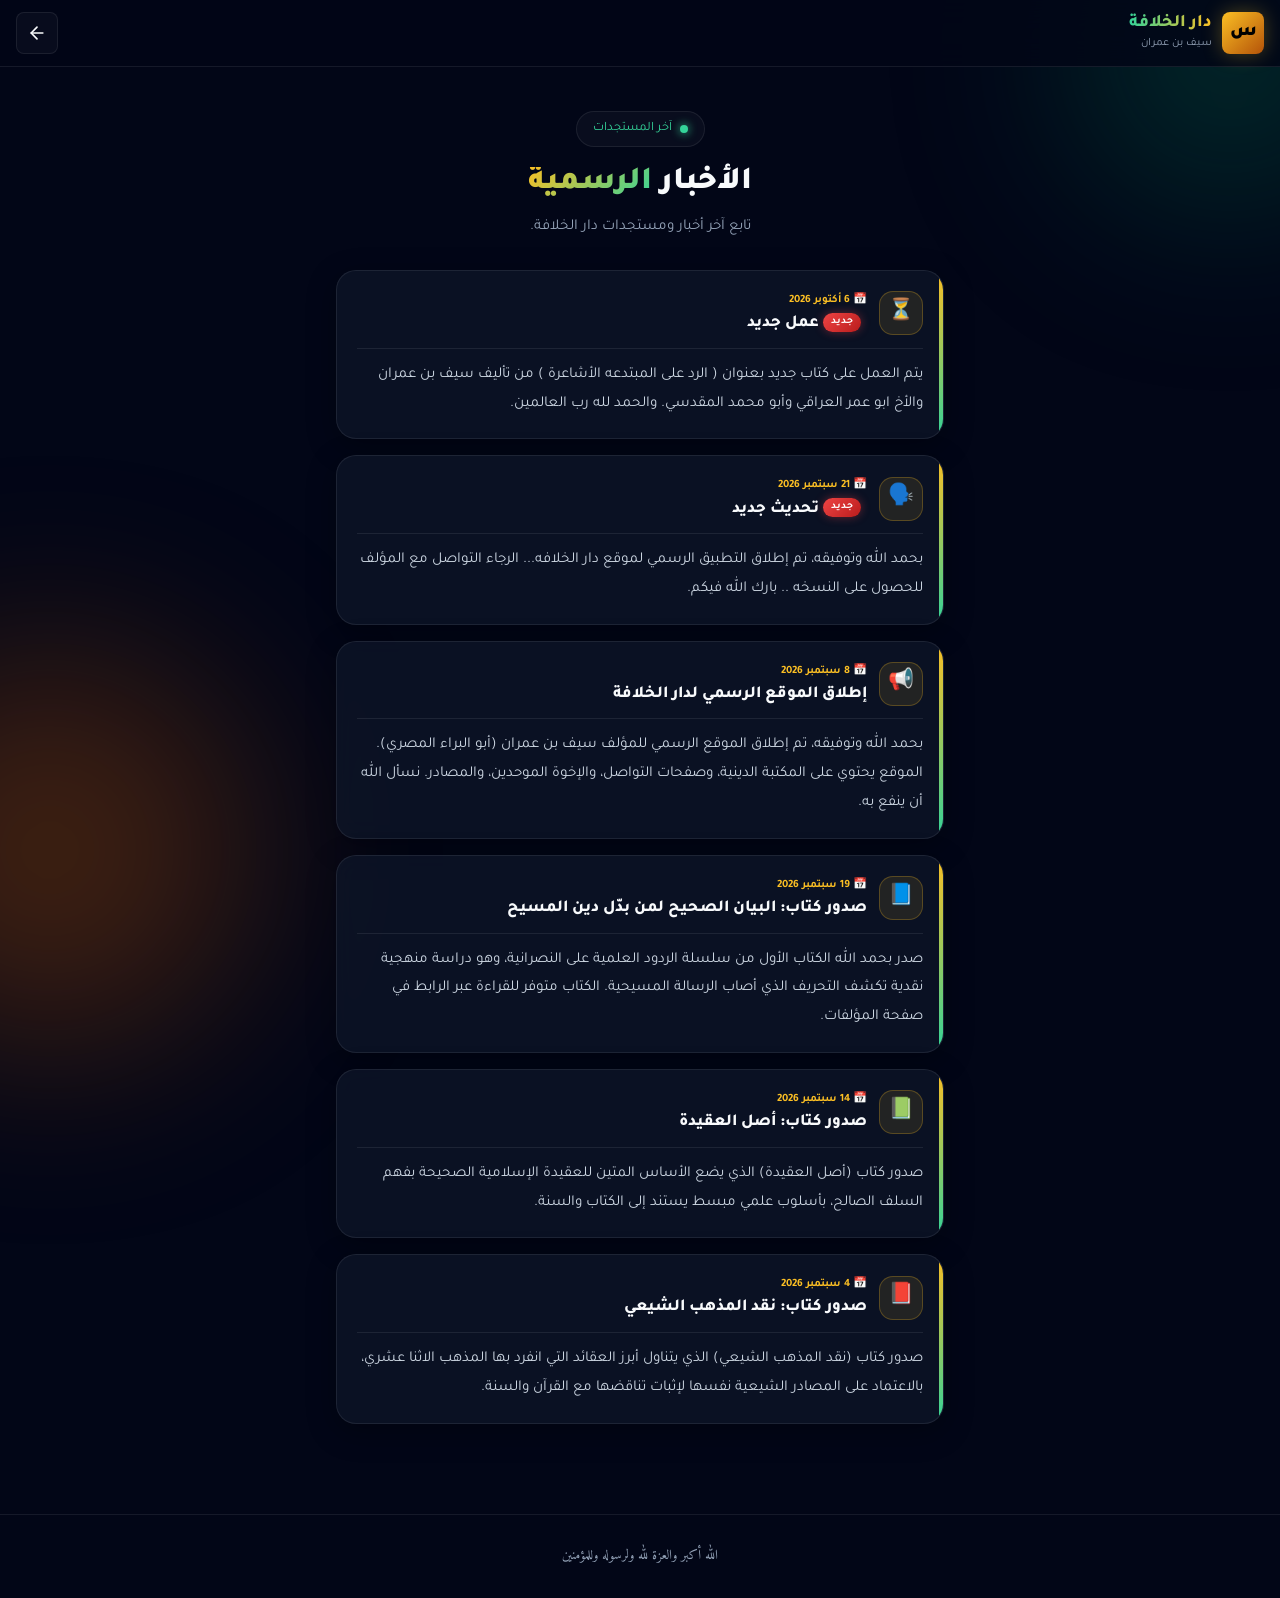
<file: news.html>
<!doctype html>
<html lang="ar" dir="rtl">
<head>
    <meta charset="utf-8">
    <meta name="viewport" content="width=device-width, initial-scale=1, maximum-scale=5, viewport-fit=cover">
    <meta name="theme-color" content="#020617">
    <meta name="description" content="الأخبار الرسمية | دار الخلافة - آخر أخبار ومستجدات المؤلف سيف بن عمران">
    <title>الأخبار الرسمية | دار الخلافة</title>
    <!-- PWA -->
    <link rel="manifest" href="manifest.json">
    <meta name="apple-mobile-web-app-capable" content="yes">
    <meta name="apple-mobile-web-app-status-bar-style" content="black-translucent">
    <meta name="apple-mobile-web-app-title" content="دار الخلافة">
    <meta name="mobile-web-app-capable" content="yes">
    <link rel="preconnect" href="https://fonts.googleapis.com">
    <link rel="preconnect" href="https://fonts.gstatic.com" crossorigin>
    <link rel="preconnect" href="https://fonts.gstatic.com" crossorigin>
<link href="https://fonts.googleapis.com/css2?family=Tajawal:wght@400;700;900&family=Amiri:wght@400;700&display=swap" rel="stylesheet" media="print" onload="this.media='all'">
<noscript><link href="https://fonts.googleapis.com/css2?family=Tajawal:wght@400;700;900&family=Amiri:wght@400;700&display=swap" rel="stylesheet"></noscript>
    <style>
        :root {
            --bg-primary: #020617;
            --bg-card: rgba(15, 23, 42, 0.7);
            --bg-glass: rgba(255, 255, 255, 0.03);
            --gold-light: #fbbf24;
            --gold-dark: #b45309;
            --emerald-light: #34d399;
            --emerald-dark: #047857;
            --text-primary: #f8fafc;
            --text-secondary: #cbd5e1;
            --text-muted: #94a3b8;
            --border-color: rgba(255, 255, 255, 0.08);
            --radius-md: 14px;
            --radius-lg: 20px;
            --font-main: 'Tajawal', system-ui, sans-serif;
            --font-quran: 'Amiri', serif;
            --transition: 0.3s cubic-bezier(0.4, 0, 0.2, 1);
        }
        * { margin: 0; padding: 0; box-sizing: border-box; -webkit-tap-highlight-color: transparent; }
        body {
            font-family: var(--font-main);
            background-color: var(--bg-primary);
            color: var(--text-primary);
            line-height: 1.7;
            min-height: 100vh;
            overflow-x: hidden;
        }
        body::before, body::after {
            content: '';
            position: fixed;
            border-radius: 50%;
            filter: blur(100px);
            z-index: -1;
            pointer-events: none;
            opacity: 0.35;
        }
        body::before {
            width: 300px; height: 300px;
            background: #047857;
            top: -100px; right: -100px;
        }
        body::after {
            width: 400px; height: 400px;
            background: #b45309;
            bottom: -150px; left: -150px;
        }
        .topbar {
            position: sticky; top: 0; z-index: 100;
            display: flex; align-items: center; justify-content: space-between;
            padding: 12px 16px;
            background: rgba(2, 6, 23, 0.85);
            backdrop-filter: blur(16px);
            -webkit-backdrop-filter: blur(16px);
            border-bottom: 1px solid var(--border-color);
        }
        .brand { display: flex; align-items: center; gap: 10px; text-decoration: none; color: inherit; }
        .logo-icon {
            width: 42px; height: 42px;
            display: flex; align-items: center; justify-content: center;
            background: linear-gradient(135deg, var(--gold-light), var(--gold-dark));
            border-radius: 8px; color: #000; font-weight: 900; font-size: 1.2rem;
            box-shadow: 0 0 20px rgba(251, 191, 36, 0.3);
        }
        .logo-text h1 {
            font-size: 1.1rem; font-weight: 800;
            background: linear-gradient(to left, var(--gold-light), var(--emerald-light));
            -webkit-background-clip: text; -webkit-text-fill-color: transparent;
            background-clip: text; line-height: 1.2;
        }
        .logo-text p { font-size: 0.7rem; color: var(--text-muted); }
        .back-btn-top {
            width: 42px; height: 42px;
            display: flex; align-items: center; justify-content: center;
            background: var(--bg-glass);
            border: 1px solid var(--border-color);
            border-radius: 8px; color: var(--text-primary);
            text-decoration: none;
        }
        .back-btn-top svg { width: 20px; height: 20px; }
        .wrap {
            max-width: 640px;
            margin: 0 auto;
            padding: 24px 16px 60px;
        }
        .hero {
            text-align: center;
            padding: 20px 0 30px;
        }
        .hero-badge {
            display: inline-flex; align-items: center; gap: 8px;
            padding: 6px 16px;
            border-radius: 50px;
            background: var(--bg-glass);
            border: 1px solid var(--border-color);
            color: var(--emerald-light);
            font-size: 0.8rem;
            margin-bottom: 16px;
        }
        .badge-dot {
            width: 8px; height: 8px; border-radius: 50%;
            background: var(--emerald-light);
            box-shadow: 0 0 10px var(--emerald-light);
            animation: pulseDot 2s infinite;
        }
        @keyframes pulseDot {
            0%, 100% { opacity: 1; transform: scale(1); }
            50% { opacity: 0.5; transform: scale(1.2); }
        }
        .hero-title {
            font-size: 2rem; font-weight: 900;
            line-height: 1.3; margin-bottom: 10px;
        }
        .gradient-text {
            background: linear-gradient(135deg, var(--gold-light), var(--emerald-light));
            -webkit-background-clip: text; -webkit-text-fill-color: transparent;
            background-clip: text;
        }
        .hero p { color: var(--text-muted); font-size: 0.95rem; }

        .news-list {
            display: flex;
            flex-direction: column;
            gap: 16px;
        }

        .news-card {
            position: relative;
            padding: 20px;
            background: var(--bg-card);
            border: 1px solid var(--border-color);
            border-radius: var(--radius-lg);
            backdrop-filter: blur(12px);
            -webkit-backdrop-filter: blur(12px);
            box-shadow: 0 8px 30px rgba(0,0,0,0.3);
            overflow: hidden;
            transition: all var(--transition);
            animation: slideUp 0.6s ease-out forwards;
            opacity: 0;
        }
        @keyframes slideUp {
            from { opacity: 0; transform: translateY(20px); }
            to { opacity: 1; transform: translateY(0); }
        }

        /* لمعان أفقي */
        .news-card::before {
            content: '';
            position: absolute;
            top: 0;
            left: -100%;
            width: 100%;
            height: 100%;
            background: linear-gradient(90deg, transparent, rgba(251,191,36,0.08), transparent);
            transition: left 0.8s ease;
            pointer-events: none;
        }
        .news-card:hover::before,
        .news-card:active::before {
            left: 100%;
        }

        /* شريط جانبي ذهبي */
        .news-card::after {
            content: '';
            position: absolute;
            top: 0; right: 0;
            width: 4px;
            height: 100%;
            background: linear-gradient(to bottom, var(--gold-light), var(--emerald-light));
        }

        .news-card:active {
            transform: scale(0.98);
        }

        .news-header {
            display: flex;
            align-items: center;
            gap: 12px;
            margin-bottom: 12px;
        }
        .news-icon {
            width: 44px; height: 44px;
            display: flex; align-items: center; justify-content: center;
            background: rgba(251,191,36,0.1);
            border: 1px solid rgba(251,191,36,0.25);
            border-radius: var(--radius-md);
            font-size: 1.3rem;
            flex-shrink: 0;
        }
        .news-meta {
            flex: 1;
            display: flex;
            flex-direction: column;
            gap: 2px;
        }
        .news-date {
            font-size: 0.7rem;
            color: var(--gold-light);
            font-weight: 600;
        }
        .news-title {
            font-size: 1.05rem;
            font-weight: 800;
            color: var(--text-primary);
            line-height: 1.4;
        }
        .news-content {
            font-size: 0.95rem;
            color: var(--text-secondary);
            line-height: 1.9;
            padding-top: 12px;
            border-top: 1px solid var(--border-color);
        }

        .new-badge {
            display: inline-block;
            font-size: 0.65rem;
            font-weight: 700;
            padding: 2px 8px;
            background: linear-gradient(135deg, #ef4444, #b91c1c);
            color: #fff;
            border-radius: 50px;
            margin-right: 6px;
            vertical-align: middle;
            box-shadow: 0 0 10px rgba(239,68,68,0.4);
            animation: pulseNew 1.5s infinite;
        }
        @keyframes pulseNew {
            0%, 100% { transform: scale(1); opacity: 1; }
            50% { transform: scale(1.08); opacity: 0.85; }
        }

        .footer {
            text-align: center;
            padding: 30px 16px;
            color: var(--text-muted);
            font-size: 0.85rem;
            font-family: var(--font-quran);
            border-top: 1px solid var(--border-color);
            margin-top: 30px;
        }

        .empty-state {
            text-align: center;
            padding: 60px 20px;
            color: var(--text-muted);
        }
        .empty-state div { font-size: 3rem; margin-bottom: 12px; }
    </style>
</head>
<body>

    <header class="topbar">
        <a href="index.html" class="brand">
            <div class="logo-icon">س</div>
            <div class="logo-text">
                <h1>دار الخلافة</h1>
                <p>سيف بن عمران</p>
            </div>
        </a>
        <a href="index.html" class="back-btn-top" aria-label="رجوع">
            <svg viewBox="0 0 24 24" fill="none" stroke="currentColor" stroke-width="2" stroke-linecap="round" stroke-linejoin="round">
                <line x1="19" y1="12" x2="5" y2="12"/>
                <polyline points="12 19 5 12 12 5"/>
            </svg>
        </a>
    </header>

    <main class="wrap">

        <section class="hero">
            <div class="hero-badge">
                <span class="badge-dot"></span>
                آخر المستجدات
            </div>
            <h1 class="hero-title">الأخبار <span class="gradient-text">الرسمية</span></h1>
            <p>تابع آخر أخبار ومستجدات دار الخلافة.</p>
        </section>

        <section class="news-list" id="newsList">
            <!-- تظهر الأخبار هنا تلقائيًا -->
        </section>

    </main>

    <div class="footer">
          الله أكبر والعزة لله ولرسوله وللمؤمنين
    </div>

    <script>
        /* ==========================================================
           🟢 هنا تضيف الأخبار — بسهولة تامة!
           ==========================================================
           كل خبر عبارة عن كائن { } بين قوسين { }:
           
           - icon: أيقونة (إيموجي)
           - title: عنوان الخبر
           - date: التاريخ (اكتبه كما تشاء)
           - content: نص الخبر
           - isNew: هل تريد إظهار شارة "جديد" الحمراء؟ (true / false)

           🎯 الأحدث في الأعلى (الترتيب كما تكتبه هنا).
           ========================================================== */

        const newsData = [       
     
        {
        
        icon: "⏳",
        title: " عمل جديد",
        date: "6 أكتوبر 2026",
        content: "يتم العمل على كتاب جديد بعنوان ( الرد على المبتدعه الأشاعرة ) من تأليف سيف بن عمران والأخ ابو عمر العراقي وأبو محمد المقدسي. والحمد لله رب العالمين.",
        isNew: true
    },

      
    {
        icon: "🗣️",
        title: "تحديث جديد",
        date: "21 سبتمبر 2026",
        content: "بحمد الله وتوفيقه، تم إطلاق التطبيق الرسمي لموقع دار الخلافه... الرجاء التواصل مع المؤلف للحصول على النسخه .. بارك الله فيكم.",
        isNew: true
    },

    {
        icon: "📢",
        title: "إطلاق الموقع الرسمي لدار الخلافة",
        date: "8 سبتمبر 2026",
        content: "بحمد الله وتوفيقه، تم إطلاق الموقع الرسمي للمؤلف سيف بن عمران (أبو البراء المصري). الموقع يحتوي على المكتبة الدينية، وصفحات التواصل، والإخوة الموحدين، والمصادر. نسأل الله أن ينفع به.",
        isNew: false
    },

    {
        icon: "📘",
        title: "صدور كتاب: البيان الصحيح لمن بدّل دين المسيح",
        date: "19 سبتمبر 2026",
        content: "صدر بحمد الله الكتاب الأول من سلسلة الردود العلمية على النصرانية، وهو دراسة منهجية نقدية تكشف التحريف الذي أصاب الرسالة المسيحية. الكتاب متوفر للقراءة عبر الرابط في صفحة المؤلفات.",
        isNew: false
    },

    {
        icon: "📗",
        title: "صدور كتاب: أصل العقيدة",
        date: "14 سبتمبر 2026",
        content: "صدور كتاب (أصل العقيدة) الذي يضع الأساس المتين للعقيدة الإسلامية الصحيحة بفهم السلف الصالح، بأسلوب علمي مبسط يستند إلى الكتاب والسنة.",
        isNew: false
    },

    {
        icon: "📕",
        title: "صدور كتاب: نقد المذهب الشيعي",
        date: "4 سبتمبر 2026",
        content: "صدور كتاب (نقد المذهب الشيعي) الذي يتناول أبرز العقائد التي انفرد بها المذهب الاثنا عشري، بالاعتماد على المصادر الشيعية نفسها لإثبات تناقضها مع القرآن والسنة.",
        isNew: false
    }

];

        /* ==========================================================
           ⛔ لا تعدل ما بعد هذا السطر إلا إذا كنت تعرف ما تفعله.
           ========================================================== */

        (function renderNews() {
            const container = document.getElementById('newsList');

            if (!newsData || newsData.length === 0) {
                container.innerHTML = `
                    <div class="empty-state">
                        <div>📭</div>
                        <p>لا توجد أخبار حاليًا. تابعنا قريبًا.</p>
                    </div>
                `;
                return;
            }

            newsData.forEach((news, index) => {
                const card = document.createElement('div');
                card.className = 'news-card';
                card.style.animationDelay = (index * 0.1) + 's';

                card.innerHTML = `
                    <div class="news-header">
                        <div class="news-icon">${news.icon || '📰'}</div>
                        <div class="news-meta">
                            <span class="news-date">📅 ${news.date || ''}</span>
                            <span class="news-title">
                                ${news.isNew ? '<span class="new-badge">جديد</span>' : ''}
                                ${news.title || ''}
                            </span>
                        </div>
                    </div>
                    <p class="news-content">${news.content || ''}</p>
                `;

                container.appendChild(card);
            });
        })();
    </script>
</body>
</html>
</file>
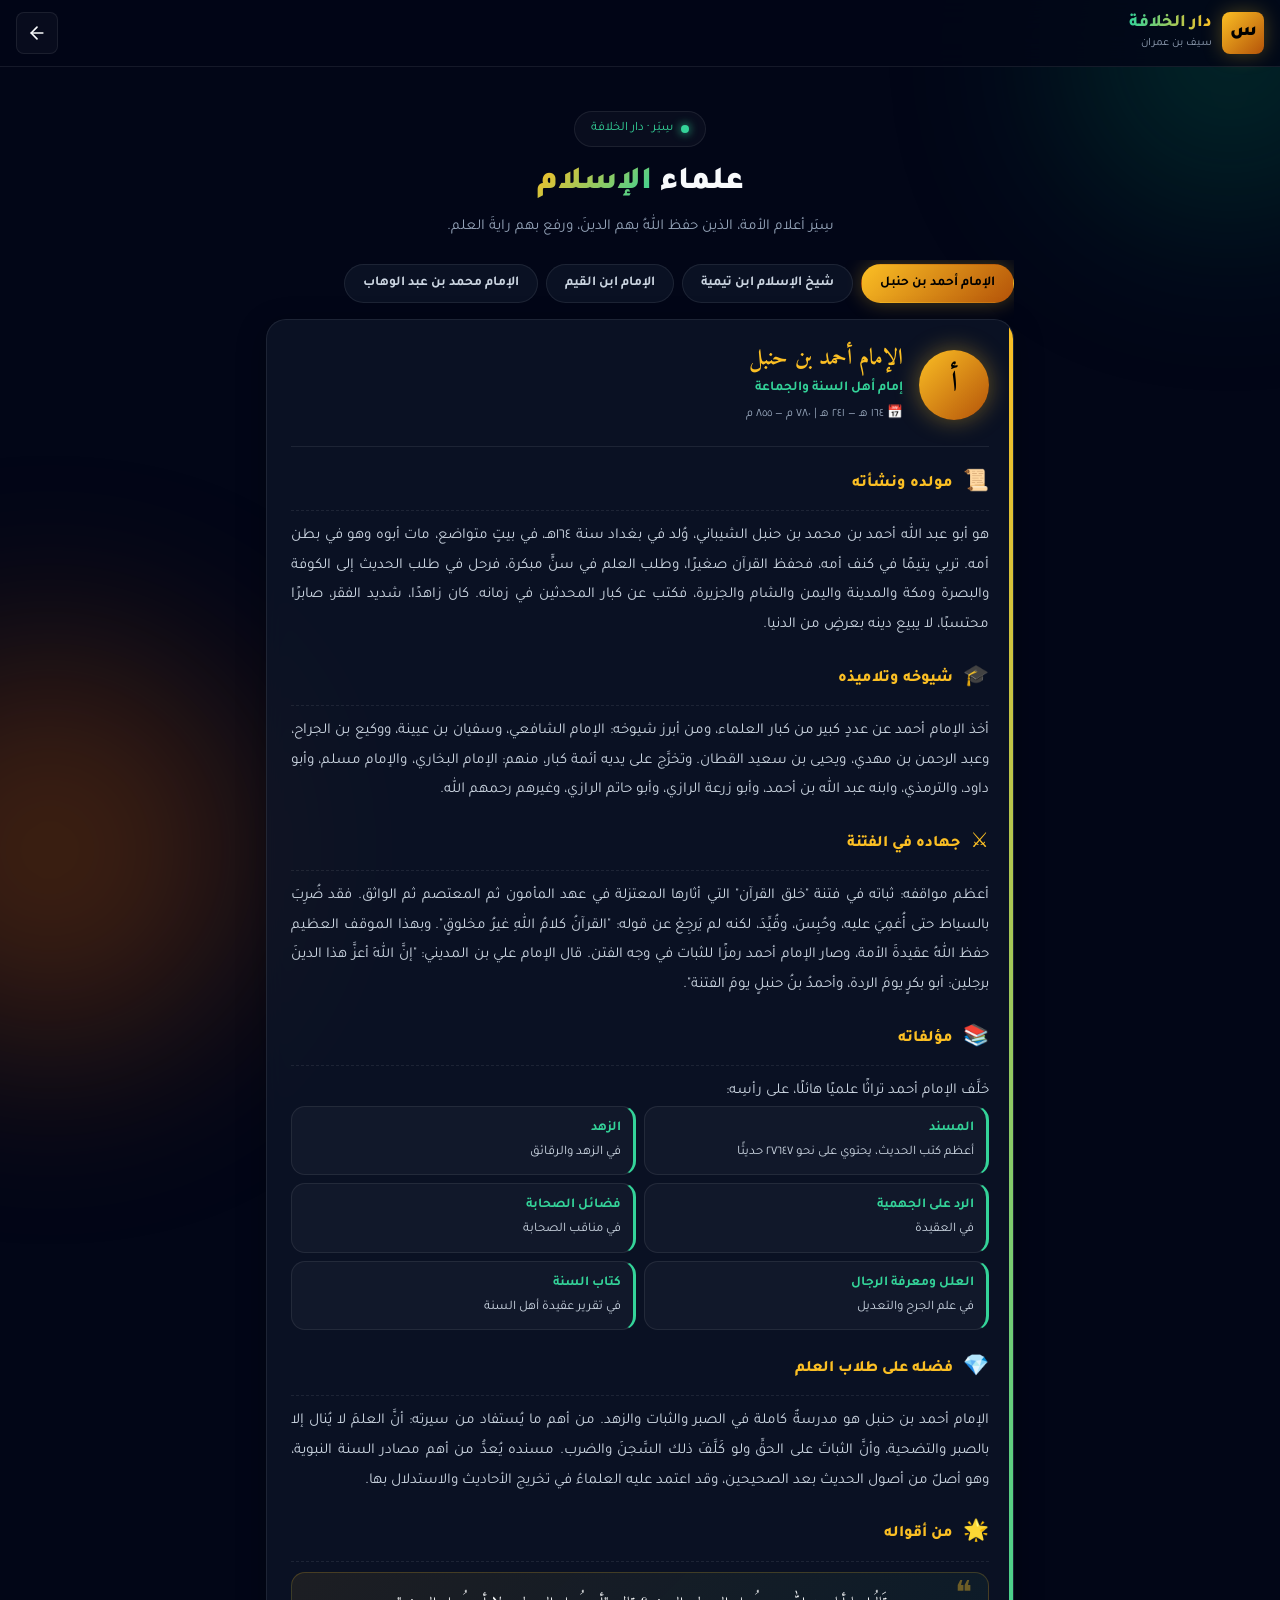
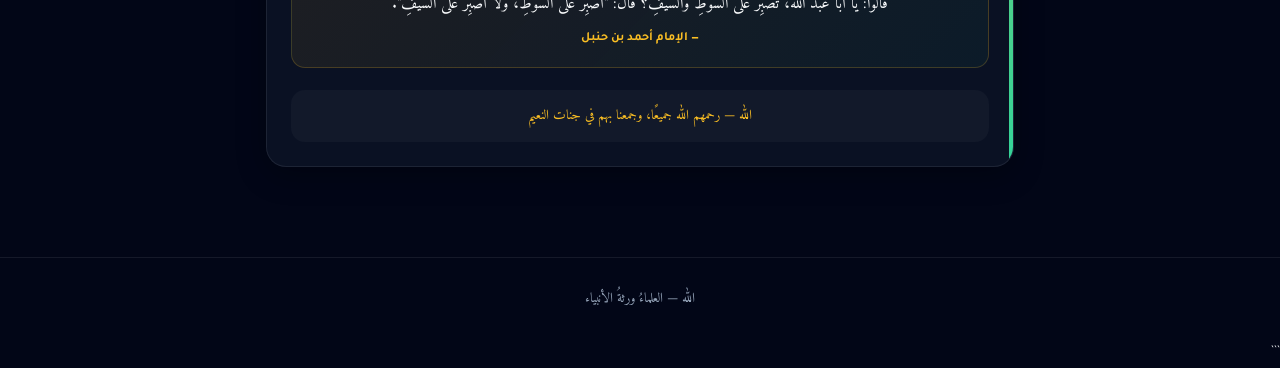
<file: scholars.html>
<!doctype html>
<html lang="ar" dir="rtl">
<head>
    <meta charset="utf-8">
    <meta name="viewport" content="width=device-width, initial-scale=1, maximum-scale=5, viewport-fit=cover">
    <meta name="theme-color" content="#020617">
    <meta name="description" content="علماء الإسلام | دار الخلافة - سير أعلام الأمة: الإمام أحمد بن حنبل، ابن القيم، ابن تيمية، محمد بن عبد الوهاب">
    <title>علماء الإسلام | دار الخلافة</title>
    <link rel="preconnect" href="https://fonts.googleapis.com">
    <link rel="preconnect" href="https://fonts.gstatic.com" crossorigin>
    <link rel="preconnect" href="https://fonts.gstatic.com" crossorigin>
<link href="https://fonts.googleapis.com/css2?family=Tajawal:wght@400;700;900&family=Amiri:wght@400;700&display=swap" rel="stylesheet" media="print" onload="this.media='all'">
<noscript><link href="https://fonts.googleapis.com/css2?family=Tajawal:wght@400;700;900&family=Amiri:wght@400;700&display=swap" rel="stylesheet"></noscript>
    <style>
        :root {
            --bg-primary: #020617;
            --bg-card: rgba(15, 23, 42, 0.7);
            --bg-glass: rgba(255, 255, 255, 0.03);
            --gold-light: #fbbf24;
            --gold-dark: #b45309;
            --emerald-light: #34d399;
            --emerald-dark: #047857;
            --text-primary: #f8fafc;
            --text-secondary: #cbd5e1;
            --text-muted: #94a3b8;
            --border-color: rgba(255, 255, 255, 0.08);
            --radius-md: 14px;
            --radius-lg: 20px;
            --font-main: 'Tajawal', system-ui, sans-serif;
            --font-quran: 'Amiri', serif;
            --transition: 0.3s cubic-bezier(0.4, 0, 0.2, 1);
        }
        * { margin: 0; padding: 0; box-sizing: border-box; -webkit-tap-highlight-color: transparent; }
        body {
            font-family: var(--font-main);
            background-color: var(--bg-primary);
            color: var(--text-primary);
            line-height: 1.7;
            min-height: 100vh;
            overflow-x: hidden;
        }
        body::before, body::after {
            content: '';
            position: fixed;
            border-radius: 50%;
            filter: blur(100px);
            z-index: -1;
            pointer-events: none;
            opacity: 0.35;
        }
        body::before { width: 300px; height: 300px; background: #047857; top: -100px; right: -100px; }
        body::after { width: 400px; height: 400px; background: #b45309; bottom: -150px; left: -150px; }
        .topbar {
            position: sticky; top: 0; z-index: 100;
            display: flex; align-items: center; justify-content: space-between;
            padding: 12px 16px;
            background: rgba(2, 6, 23, 0.85);
            backdrop-filter: blur(16px);
            -webkit-backdrop-filter: blur(16px);
            border-bottom: 1px solid var(--border-color);
        }
        .brand { display: flex; align-items: center; gap: 10px; text-decoration: none; color: inherit; }
        .logo-icon {
            width: 42px; height: 42px;
            display: flex; align-items: center; justify-content: center;
            background: linear-gradient(135deg, var(--gold-light), var(--gold-dark));
            border-radius: 8px; color: #000; font-weight: 900; font-size: 1.2rem;
            box-shadow: 0 0 20px rgba(251, 191, 36, 0.3);
        }
        .logo-text h1 {
            font-size: 1.1rem; font-weight: 800;
            background: linear-gradient(to left, var(--gold-light), var(--emerald-light));
            -webkit-background-clip: text; -webkit-text-fill-color: transparent;
            background-clip: text; line-height: 1.2;
        }
        .logo-text p { font-size: 0.7rem; color: var(--text-muted); }
        .back-btn-top {
            width: 42px; height: 42px;
            display: flex; align-items: center; justify-content: center;
            background: var(--bg-glass);
            border: 1px solid var(--border-color);
            border-radius: 8px; color: var(--text-primary);
            text-decoration: none;
        }
        .back-btn-top svg { width: 20px; height: 20px; }
        .wrap { max-width: 780px; margin: 0 auto; padding: 24px 16px 60px; }
        .hero { text-align: center; padding: 20px 0 20px; }
        .hero-badge {
            display: inline-flex; align-items: center; gap: 8px;
            padding: 6px 16px;
            border-radius: 50px;
            background: var(--bg-glass);
            border: 1px solid var(--border-color);
            color: var(--emerald-light);
            font-size: 0.8rem;
            margin-bottom: 16px;
        }
        .badge-dot {
            width: 8px; height: 8px; border-radius: 50%;
            background: var(--emerald-light);
            box-shadow: 0 0 10px var(--emerald-light);
            animation: pulseDot 2s infinite;
        }
        @keyframes pulseDot {
            0%, 100% { opacity: 1; transform: scale(1); }
            50% { opacity: 0.5; transform: scale(1.2); }
        }
        .hero-title { font-size: 2rem; font-weight: 900; line-height: 1.3; margin-bottom: 10px; }
        .gradient-text {
            background: linear-gradient(135deg, var(--gold-light), var(--emerald-light));
            -webkit-background-clip: text; -webkit-text-fill-color: transparent;
            background-clip: text;
        }
        .hero p { color: var(--text-muted); font-size: 0.95rem; }

        /* أزرار التنقل بين العلماء */
        .scholars-nav {
            display: flex;
            gap: 8px;
            overflow-x: auto;
            padding: 4px 0 16px;
            scrollbar-width: none;
            -webkit-overflow-scrolling: touch;
        }
        .scholars-nav::-webkit-scrollbar { display: none; }
        .scholar-tab {
            flex-shrink: 0;
            padding: 10px 18px;
            background: var(--bg-card);
            border: 1px solid var(--border-color);
            border-radius: 50px;
            color: var(--text-secondary);
            font-family: inherit;
            font-size: 0.85rem;
            font-weight: 700;
            cursor: pointer;
            transition: all var(--transition);
            white-space: nowrap;
        }
        .scholar-tab:active { transform: scale(0.95); }
        .scholar-tab.active {
            background: linear-gradient(135deg, var(--gold-light), var(--gold-dark));
            color: #000;
            border-color: transparent;
            box-shadow: 0 0 20px rgba(251,191,36,0.3);
        }

        /* بطاقة العالم */
        .scholar-card {
            display: none;
            position: relative;
            padding: 24px;
            background: var(--bg-card);
            border: 1px solid var(--border-color);
            border-radius: var(--radius-lg);
            backdrop-filter: blur(12px);
            -webkit-backdrop-filter: blur(12px);
            box-shadow: 0 8px 30px rgba(0,0,0,0.3);
            overflow: hidden;
            animation: fadeIn 0.5s ease-out;
        }
        .scholar-card.active { display: block; }
        @keyframes fadeIn {
            from { opacity: 0; transform: translateY(10px); }
            to { opacity: 1; transform: translateY(0); }
        }
        .scholar-card::before {
            content: '';
            position: absolute; top: 0; left: -100%;
            width: 100%; height: 100%;
            background: linear-gradient(90deg, transparent, rgba(251,191,36,0.06), transparent);
            transition: left 1s ease;
            pointer-events: none;
            animation: cardShine 8s ease-in-out infinite;
        }
        @keyframes cardShine {
            0% { left: -100%; }
            50%, 100% { left: 100%; }
        }
        .scholar-card::after {
            content: '';
            position: absolute; top: 0; right: 0;
            width: 4px; height: 100%;
            background: linear-gradient(to bottom, var(--gold-light), var(--emerald-light));
        }

        .scholar-header {
            display: flex;
            align-items: center;
            gap: 16px;
            padding-bottom: 20px;
            border-bottom: 1px solid var(--border-color);
            margin-bottom: 20px;
        }
        .scholar-avatar {
            width: 70px; height: 70px;
            display: flex; align-items: center; justify-content: center;
            background: linear-gradient(135deg, var(--gold-light), var(--gold-dark));
            border-radius: 50%;
            color: #000;
            font-weight: 900;
            font-size: 1.8rem;
            flex-shrink: 0;
            box-shadow: 0 0 25px rgba(251,191,36,0.4);
            font-family: var(--font-quran);
        }
        .scholar-title-wrap { flex: 1; }
        .scholar-name {
            font-size: 1.4rem;
            font-weight: 900;
            color: var(--gold-light);
            line-height: 1.3;
            margin-bottom: 4px;
            font-family: var(--font-quran);
        }
        .scholar-nick {
            font-size: 0.85rem;
            color: var(--emerald-light);
            font-weight: 600;
            margin-bottom: 4px;
        }
        .scholar-dates {
            font-size: 0.78rem;
            color: var(--text-muted);
        }

        .scholar-section {
            margin-bottom: 22px;
        }
        .scholar-section:last-child { margin-bottom: 0; }
        .section-icon-title {
            display: flex;
            align-items: center;
            gap: 10px;
            font-size: 1rem;
            font-weight: 800;
            color: var(--gold-light);
            margin-bottom: 10px;
            padding-bottom: 8px;
            border-bottom: 1px dashed var(--border-color);
        }
        .section-icon-title span:first-child {
            font-size: 1.3rem;
        }
        .scholar-text {
            font-size: 0.95rem;
            color: var(--text-secondary);
            line-height: 1.95;
            text-align: justify;
        }

        .info-grid {
            display: grid;
            grid-template-columns: 1fr 1fr;
            gap: 10px;
            margin-bottom: 16px;
        }
        @media (max-width: 480px) {
            .info-grid { grid-template-columns: 1fr; }
        }
        .info-box {
            padding: 12px 14px;
            background: var(--bg-glass);
            border: 1px solid var(--border-color);
            border-radius: var(--radius-md);
        }
        .info-box small {
            display: block;
            font-size: 0.68rem;
            color: var(--text-muted);
            margin-bottom: 2px;
        }
        .info-box b {
            font-size: 0.9rem;
            color: var(--text-primary);
            font-weight: 700;
        }
        .info-box .emerald { color: var(--emerald-light); }

        .list-items {
            list-style: none;
            display: flex;
            flex-direction: column;
            gap: 8px;
        }
        .list-items li {
            position: relative;
            padding-right: 22px;
            font-size: 0.9rem;
            color: var(--text-secondary);
            line-height: 1.8;
        }
        .list-items li::before {
            content: '✦';
            position: absolute;
            right: 0;
            top: 0;
            color: var(--gold-light);
            font-size: 0.75rem;
        }

        .books-grid {
            display: grid;
            grid-template-columns: 1fr 1fr;
            gap: 8px;
        }
        @media (max-width: 480px) {
            .books-grid { grid-template-columns: 1fr; }
        }
        .book-item {
            padding: 10px 12px;
            background: var(--bg-glass);
            border: 1px solid var(--border-color);
            border-radius: var(--radius-md);
            font-size: 0.82rem;
            color: var(--text-secondary);
            border-right: 3px solid var(--emerald-light);
            transition: all var(--transition);
        }
        .book-item:hover {
            background: rgba(52,211,153,0.05);
            transform: translateX(-3px);
        }
        .book-item b {
            display: block;
            color: var(--emerald-light);
            font-weight: 700;
            margin-bottom: 2px;
            font-size: 0.85rem;
        }

        .quote-box {
            padding: 16px 18px;
            background: linear-gradient(135deg, rgba(251,191,36,0.08), rgba(52,211,153,0.05));
            border: 1px solid rgba(251,191,36,0.2);
            border-radius: var(--radius-md);
            font-family: var(--font-quran);
            font-size: 1rem;
            color: var(--text-primary);
            line-height: 1.9;
            text-align: center;
            position: relative;
        }
        .quote-box::before {
            content: '❝';
            position: absolute;
            top: -8px;
            right: 16px;
            font-size: 2rem;
            color: var(--gold-light);
            opacity: 0.4;
        }
        .quote-box span {
            display: block;
            margin-top: 8px;
            font-size: 0.78rem;
            color: var(--gold-light);
            font-family: var(--font-main);
            font-weight: 600;
        }

        .fav-quote {
            text-align: center;
            padding: 14px;
            background: var(--bg-glass);
            border-radius: var(--radius-md);
            font-size: 0.85rem;
            color: var(--gold-light);
            font-family: var(--font-quran);
            line-height: 1.8;
            margin-top: 16px;
        }

        .footer {
            text-align: center;
            padding: 30px 16px;
            color: var(--text-muted);
            font-size: 0.85rem;
            font-family: var(--font-quran);
            border-top: 1px solid var(--border-color);
            margin-top: 30px;
        }
    </style>
</head>
<body>

    <header class="topbar">
        <a href="index.html" class="brand">
            <div class="logo-icon">س</div>
            <div class="logo-text">
                <h1>دار الخلافة</h1>
                <p>سيف بن عمران</p>
            </div>
        </a>
        <a href="index.html" class="back-btn-top" aria-label="رجوع">
            <svg viewBox="0 0 24 24" fill="none" stroke="currentColor" stroke-width="2" stroke-linecap="round" stroke-linejoin="round">
                <line x1="19" y1="12" x2="5" y2="12"/>
                <polyline points="12 19 5 12 12 5"/>
            </svg>
        </a>
    </header>

    <main class="wrap">

        <section class="hero">
            <div class="hero-badge">
                <span class="badge-dot"></span>
                سِيَر · دار الخلافة
            </div>
            <h1 class="hero-title">علماء <span class="gradient-text">الإسلام</span></h1>
            <p>سِيَر أعلام الأمة، الذين حفظ اللهُ بهم الدينَ، ورفع بهم رايةَ العلم.</p>
        </section>

        <!-- أزرار التنقل -->
        <div class="scholars-nav" id="scholarsNav"></div>

        <!-- بطاقات العلماء -->
        <div id="scholarsContainer"></div>

    </main>

    <div class="footer">
        ﷲ — العلماءُ ورثةُ الأنبياء
    </div>

    <script>
        /* ==========================================================
           قاعدة بيانات العلماء
           ========================================================== */

        const scholarsData = [

            // ═══════════════════════════════════════════
            // 1. الإمام أحمد بن حنبل
            // ═══════════════════════════════════════════
            {
                id: "ahmad",
                name: "الإمام أحمد بن حنبل",
                nick: "إمام أهل السنة والجماعة",
                letter: "أ",
                dates: "١٦٤ هـ — ٢٤١ هـ | ٧٨٠ م — ٨٥٥ م",
                sections: [
                    {
                        icon: "📜",
                        title: "مولده ونشأته",
                        text: "هو أبو عبد الله أحمد بن محمد بن حنبل الشيباني، وُلد في بغداد سنة ١٦٤هـ، في بيتٍ متواضع، مات أبوه وهو في بطن أمه. تربي يتيمًا في كنف أمه، فحفظ القرآن صغيرًا، وطلب العلم في سنٍّ مبكرة، فرحل في طلب الحديث إلى الكوفة والبصرة ومكة والمدينة واليمن والشام والجزيرة، فكتب عن كبار المحدثين في زمانه. كان زاهدًا، شديد الفقر، صابرًا محتسبًا، لا يبيع دينه بعرضٍ من الدنيا."
                    },
                    {
                        icon: "🎓",
                        title: "شيوخه وتلاميذه",
                        text: "أخذ الإمام أحمد عن عددٍ كبير من كبار العلماء، ومن أبرز شيوخه: الإمام الشافعي، وسفيان بن عيينة، ووكيع بن الجراح، وعبد الرحمن بن مهدي، ويحيى بن سعيد القطان. وتخرَّج على يديه أئمة كبار، منهم: الإمام البخاري، والإمام مسلم، وأبو داود، والترمذي، وابنه عبد الله بن أحمد، وأبو زرعة الرازي، وأبو حاتم الرازي، وغيرهم رحمهم الله."
                    },
                    {
                        icon: "⚔️",
                        title: "جهاده في الفتنة",
                        text: "أعظم مواقفه: ثباته في فتنة \"خلق القرآن\" التي أثارها المعتزلة في عهد المأمون ثم المعتصم ثم الواثق. فقد ضُرِبَ بالسياط حتى أُغمِيَ عليه، وحُبِسَ، وقُيِّدَ، لكنه لم يَرجِعْ عن قوله: \"القرآنُ كلامُ اللهِ غيرُ مخلوقٍ\". وبهذا الموقف العظيم حفظ اللهُ عقيدةَ الأمة، وصار الإمام أحمد رمزًا للثبات في وجه الفتن. قال الإمام علي بن المديني: \"إنَّ اللهَ أعزَّ هذا الدينَ برجلين: أبو بكرٍ يومَ الردة، وأحمدُ بنُ حنبلٍ يومَ الفتنة\"."
                    },
                    {
                        icon: "📚",
                        title: "مؤلفاته",
                        text: "خلَّف الإمام أحمد تراثًا علميًا هائلًا، على رأسِه:",
                        books: [
                            { name: "المسند", desc: "أعظم كتب الحديث، يحتوي على نحو ٢٧٦٤٧ حديثًا" },
                            { name: "الزهد", desc: "في الزهد والرقائق" },
                            { name: "الرد على الجهمية", desc: "في العقيدة" },
                            { name: "فضائل الصحابة", desc: "في مناقب الصحابة" },
                            { name: "العلل ومعرفة الرجال", desc: "في علم الجرح والتعديل" },
                            { name: "كتاب السنة", desc: "في تقرير عقيدة أهل السنة" }
                        ]
                    },
                    {
                        icon: "💎",
                        title: "فضله على طلاب العلم",
                        text: "الإمام أحمد بن حنبل هو مدرسةٌ كاملة في الصبر والثبات والزهد. من أهم ما يُستفاد من سيرته: أنَّ العلمَ لا يُنال إلا بالصبر والتضحية، وأنَّ الثباتَ على الحقِّ ولو كَلَّفَ ذلك السَّجنَ والضرب. مسنده يُعدُّ من أهم مصادر السنة النبوية، وهو أصلٌ من أصول الحديث بعد الصحيحين، وقد اعتمد عليه العلماءُ في تخريج الأحاديث والاستدلال بها."
                    },
                    {
                        icon: "🌟",
                        title: "من أقواله",
                        quote: "قَالُوا: يا أبا عبد الله، تصبِرُ على السوطِ والسيفِ؟ قال: \"أصبِرُ على السوطِ، ولا أصبِرُ على السيفِ\".",
                        quoteBy: "الإمام أحمد بن حنبل"
                    }
                ]
            },

            // ═══════════════════════════════════════════
            // 2. شيخ الإسلام ابن تيمية
            // ═══════════════════════════════════════════
            {
                id: "taymiyyah",
                name: "شيخ الإسلام ابن تيمية",
                nick: "شيخ الإسلام والمسلمين",
                letter: "ت",
                dates: "٦٦١ هـ — ٧٢٨ هـ | ١٢٦٣ م — ١٣٢٨ م",
                sections: [
                    {
                        icon: "📜",
                        title: "مولده ونشأته",
                        text: "هو تقيُّ الدين أبو العباس أحمد بن عبد الحليم بن عبد السلام بن تيمية الحرَّاني، وُلد في حَرَّان سنة ٦٦١هـ، ثم انتقل مع أسرته إلى دمشق صغيرًا هربًا من التتار. نشأ في بيتٍ عِلمٍ وصلاح، فحفظ القرآن، وطلب العلم في سنٍّ مبكرة، حتى صار من كبار العلماء قبل أن يبلغ العشرين. كان آيةً في الحفظ، فقد حفظ كثيرًا من الكتب، وألمَّ بعلوم: التفسير، والحديث، والفقه، والأصول، والمنطق، والفلسفة، واللغة، والنحو."
                    },
                    {
                        icon: "🎓",
                        title: "شيوخه وتلاميذه",
                        text: "من أبرز شيوخه: والده عبد الحليم، وزين الدين بن المُنَجَّا، والشمس بن عبد الهادي، وغيرهم. أما تلاميذه فمنهم: الإمام ابن القيم الجوزية، والحافظ ابن كثير، والحافظ الذهبي، وابن عبد الهادي، وأبو حفص البزار، وغيرهم. فأيُّ مدرسةٍ علميةٍ تلك التي خرَّجت ابن القيم وابن كثير والذهبي؟!"
                    },
                    {
                        icon: "⚔️",
                        title: "جهاده في نصرة الإسلام",
                        text: "لم يقتصر جهادُ ابن تيمية على العلم والدعوة، بل شارك بنفسه في الجهاد ضد التتار في معركة شقحب سنة ٧٠٢هـ، وكان يُثبِّت المسلمين ويقول للسلطان: \"أَقدِمْ فأنتَ منصورٌ بإذنِ اللهِ\". كما وقف في وجه البدع والانحرافات العقدية والفكرية، وناظر أئمة الفرق، ونصر عقيدةَ أهل السنة بالدليل والبرهان. ورفع رايةَ الجهاد باللسان والسنان، حتى صار إمامًا للمصلحين."
                    },
                    {
                        icon: "📚",
                        title: "مؤلفاته",
                        text: "ترك ابن تيمية تراثًا عظيمًا، من أهمه:",
                        books: [
                            { name: "مجموع الفتاوى", desc: "٣٧ مجلدًا، يجمع أشهر رسائله وفتاواه" },
                            { name: "منهاج السنة النبوية", desc: "في الرد على الرافضة" },
                            { name: "الجواب الصحيح لمن بدل دين المسيح", desc: "في الرد على النصارى" },
                            { name: "كتاب التوحيد (رسالة)", desc: "في تقرير عقيدة التوحيد" },
                            { name: "العقيدة الواسطية", desc: "تقرير عقيدة أهل السنة" },
                            { name: "الفتوى الحموية", desc: "في الأسماء والصفات" },
                            { name: "درء تعارض العقل والنقل", desc: "في الرد على الفلاسفة" },
                            { name: "اقتضاء الصراط المستقيم", desc: "في مخالفة المشركين" }
                        ]
                    },
                    {
                        icon: "💎",
                        title: "فضله على طلاب العلم",
                        text: "ابن تيمية هو المدرسة الإصلاحية الأولى في تاريخ الإسلام بعد القرون المفضلة. أعاد للأمة رشدها، وجدَّد لها فهمَ العقيدة، وردَّ شبهات الفلاسفة والمتكلمين والصوفية والرافضة والنصارى والملحدين. كتبه اليوم من أعظم مراجع طلاب العلم والباحثين، ومجموع فتاويه بحرٌ لا ينضب. تعلمنا من سيرته: الجمع بين العلم والعمل، والشجاعة في قول الحق، والصبر على الأذى في سبيله."
                    },
                    {
                        icon: "🌟",
                        title: "من أقواله",
                        quote: "\"الحقُّ ما قامَ عليه الدليلُ، لا ما عليه فلانٌ وفلانٌ\".",
                        quoteBy: "شيخ الإسلام ابن تيمية"
                    }
                ]
            },

            // ═══════════════════════════════════════════
            // 3. الإمام ابن القيم الجوزية
            // ═══════════════════════════════════════════
            {
                id: "qayyim",
                name: "الإمام ابن القيم",
                nick: "الجوزية · ملك العلماء في التزكية",
                letter: "ق",
                dates: "٦٩١ هـ — ٧٥١ هـ | ١٢٩٢ م — ١٣٥٠ م",
                sections: [
                    {
                        icon: "📜",
                        title: "مولده ونشأته",
                        text: "هو شمس الدين أبو عبد الله محمد بن أبي بكر بن أيوب بن سعد بن حريز الزُّرَعي، المعروف بابن القيم الجوزية، وُلد في دمشق سنة ٦٩١هـ. نشأ في بيت علمٍ وصلاح، فأخذ العلم عن كبار علماء عصره، ومنهم والده، والشيخ تقي الدين ابن تيمية الذي لازمه ملازمةً تامة نحو ١٦ سنة، حتى صار من خاصة أصحابه وأبرز تلاميذه. كان ابن القيم إمامًا في التفسير والحديث والفقه والعقيدة، مبدعًا في التزكية والأخلاق والسلوك."
                    },
                    {
                        icon: "🎓",
                        title: "شيوخه وتلاميذه",
                        text: "من أبرز شيوخه: والده أبو بكر، وابن تيمية، وشمس الدين الذهبي، وابن عبد الدائم القاضي، وغيرهم. أما تلاميذه فمنهم: ابنه شمس الدين، وابن كثير، وابن رجب الحنبلي، والحافظ الذهبي (وقد روى عنه)، وابن عبد الهادي، وغيرهم."
                    },
                    {
                        icon: "⚔️",
                        title: "جهاده وصبره",
                        text: "شارك ابن القيم شيخَه ابن تيمية في محنته، إذ سُجِن معه في المرة الأخيرة، ولم يُفرَج عنه إلا بعد موت ابن تيمية. صبر على الأذى، ولم ينكص عن قول الحق. كان من أكثر العلماء جهادًا بالنفس واللسان والقلم، وكتبه كلها دعوة إلى الإصلاح والتجديد."
                    },
                    {
                        icon: "📚",
                        title: "مؤلفاته",
                        text: "خلَّف ابن القيم مؤلفاتٍ عظيمةً، أشهرها:",
                        books: [
                            { name: "زاد المعاد", desc: "في فقه السيرة النبوية والطب النبوي" },
                            { name: "مدارج السالكين", desc: "في منازل السائرين إلى الله" },
                            { name: "إغاثة اللهفان", desc: "في مصائد الشيطان وأمراض القلوب" },
                            { name: "الفوائد", desc: "في الفوائد العلمية والإيمانية" },
                            { name: "الوابل الصيب", desc: "في فضل الذكر والدعاء" },
                            { name: "حادي الأرواح", desc: "في وصف الجنة" },
                            { name: "طريق الهجرتين", desc: "في هجرة القلب إلى الله" },
                            { name: "شفاء العليل", desc: "في مسألة القضاء والقدر" },
                            { name: "الصواعق المرسلة", desc: "في الرد على تأويلات الجهمية" },
                            { name: "أعلام الموقعين", desc: "في أصول الفقه" },
                            { name: "الجواب الكافي", desc: "في الداء والدواء" },
                            { name: "مفتاح دار السعادة", desc: "في فضل العلم والعمل" }
                        ]
                    },
                    {
                        icon: "💎",
                        title: "فضله على طلاب العلم",
                        text: "ابن القيم هو إمامُ التزكيةِ والسلوك، وأستاذُ القلوب. كتبه تجمع بين العلم والعمل، والدليل والوجدان، والاعتقاد والسلوك. من أراد أن يُعالج قلبه، ويطهر نفسه، ويُرقّي إيمانه، فليقرأ كتب ابن القيم. وقد قال عنه الحافظ ابن كثير: \"كان ذا عبادةٍ وتهجدٍ، وطولِ صلاةٍ، وانكماشٍ في طلب العلم\". ومن أشهر أقواله: \"العلمُ هو الحياةُ، والجهلُ هو الموت\"."
                    },
                    {
                        icon: "🌟",
                        title: "من أقواله",
                        quote: "\"القلبُ في سيره إلى الله عز وجل بمنزلة الطائرِ، فالمحبةُ رأسُه، والخوفُ والرجاءُ جناحاه\".",
                        quoteBy: "الإمام ابن القيم"
                    }
                ]
            },

            // ═══════════════════════════════════════════
            // 4. الإمام محمد بن عبد الوهاب
            // ═══════════════════════════════════════════
            {
                id: "abdulwahhab",
                name: "الإمام محمد بن عبد الوهاب",
                nick: "المجدِّد · إمام الدعوة الإصلاحية",
                letter: "م",
                dates: "١١١٥ هـ — ١٢٠٦ هـ | ١٧٠٣ م — ١٧٩٢ م",
                sections: [
                    {
                        icon: "📜",
                        title: "مولده ونشأته",
                        text: "هو محمد بن عبد الوهاب بن سليمان التميمي النجدي، وُلد في بلدة العُيَينة بنجد سنة ١١١٥هـ في بيتِ علمٍ وفضل، فجده سليمان كان من كبار علماء نجد، ووالده عبد الوهاب كان قاضيًا وفقيهًا. حفظ القرآن صغيرًا، وأخذ العلم عن والده، ثم رحل في طلب العلم إلى مكة والمدينة والبصرة وغيرها، فطلب الحديث والتفسير والفقه والعقيدة، حتى صار عالمًا مجتهدًا مصلحًا."
                    },
                    {
                        icon: "🎓",
                        title: "شيوخه وتلاميذه",
                        text: "من أبرز شيوخه: والده عبد الوهاب، والشيخ عبد الله بن إبراهيم الشمري، والشيخ محمد حياة السندي بالمدينة، والشيخ إسماعيل العجلوني، وغيرهم. أما تلاميذه وأنصاره فمنهم: أبناؤه، وأحفاده، وكبار علماء الدعوة، وأمير الدرعية محمد بن سعود الذي نصره وأيَّده، ومن بعدهم أئمة الدعوة."
                    },
                    {
                        icon: "⚔️",
                        title: "دعوته وجهاده",
                        text: "قام الإمام محمد بن عبد الوهاب بدعوةٍ إصلاحيةٍ شاملة، تدعو إلى: تحقيق التوحيد، ومحاربة الشرك والبدع والخرافات، والعودة إلى الكتاب والسنة بفهم السلف الصالح، وإحياء العلم الشرعي، ونبذ التقليد الأعمى، والأمر بالمعروف والنهي عن المنكر. وقد لاقى في سبيل دعوته الأذى والتشريد، لكنه صبر وثبت حتى أظهر اللهُ دينَه وأيَّد دعوتَه، وقامت على أساسها دولة علم وتوحيد."
                    },
                    {
                        icon: "📚",
                        title: "مؤلفاته",
                        text: "ترك الإمام تراثًا علميًا نافعًا، من أبرز مؤلفاته:",
                        books: [
                            { name: "كتاب التوحيد", desc: "أشهر كتبه، في تقرير التوحيد ونبذ الشرك" },
                            { name: "ثلاثة الأصول", desc: "رسالة في أصول الدين الثلاثة" },
                            { name: "الأصول الأربعة", desc: "في أصول الشرك الأربعة" },
                            { name: "القواعد الأربع", desc: "في قواعد الشرك" },
                            { name: "نواقض الإسلام", desc: "عشرة نواقض للإسلام" },
                            { name: "كتاب الكبائر", desc: "في بيان الكبائر وعقوبتها" },
                            { name: "مسائل الجاهلية", desc: "في بيان مسائل الجاهلية" },
                            { name: "مختصر سيرة الرسول ﷺ", desc: "في السيرة النبوية" },
                            { name: "الرسائل الشخصية", desc: "مجموعة رسائل وفتاوى" }
                        ]
                    },
                    {
                        icon: "💎",
                        title: "فضله على طلاب العلم",
                        text: "الإمام محمد بن عبد الوهاب هو مجدِّدُ القرنِ الثاني عشر الهجري كما شهد بذلك علماء عصره. أعاد للأمة عقيدتها النقية الصافية، وأحيا فيها روح التوحيد، وطهَّر المجتمع من الشرك والبدع. كتبه اليوم تُدرَّس في كل المعاهد الشرعية وفي كل بلاد المسلمين، وهي من أهم مراجع طالب العلم في العقيدة والتوحيد. ومن أهم ما نتعلمه من سيرته: أنَّ الإصلاح الحقيقي يبدأ من تصحيح العقيدة، وأنَّ الصبر على الأذى هو طريق المصلحين، وأنَّ التجديدَ لا يكونُ إلا بالرجوع إلى الأصل."
                    },
                    {
                        icon: "🌟",
                        title: "من أقواله",
                        quote: "\"أُوصيكم بتقوى اللهِ، وطلبِ العلمِ، والعملِ به، والدعوةِ إليه، والصبرِ على الأذى فيه\".",
                        quoteBy: "الإمام محمد بن عبد الوهاب"
                    }
                ]
            }

        ];

        /* ==========================================================
           بناء الصفحة
           ========================================================== */

        const navEl = document.getElementById('scholarsNav');
        const containerEl = document.getElementById('scholarsContainer');

        // بناء الأزرار
        scholarsData.forEach((s, i) => {
            const btn = document.createElement('button');
            btn.className = 'scholar-tab' + (i === 0 ? ' active' : '');
            btn.textContent = s.name;
            btn.addEventListener('click', () => {
                document.querySelectorAll('.scholar-tab').forEach(b => b.classList.remove('active'));
                btn.classList.add('active');
                document.querySelectorAll('.scholar-card').forEach(c => c.classList.remove('active'));
                document.getElementById('scholar-' + s.id).classList.add('active');
                window.scrollTo({ top: 0, behavior: 'smooth' });
            });
            navEl.appendChild(btn);
        });

        // بناء البطاقات
        scholarsData.forEach((s, index) => {
            const card = document.createElement('div');
            card.className = 'scholar-card' + (index === 0 ? ' active' : '');
            card.id = 'scholar-' + s.id;

            let sectionsHTML = '';

            s.sections.forEach(sec => {
                sectionsHTML += `
                    <div class="scholar-section">
                        <div class="section-icon-title">
                            <span>${sec.icon}</span>
                            <span>${sec.title}</span>
                        </div>
                `;

                if (sec.text) {
                    sectionsHTML += `<p class="scholar-text">${sec.text}</p>`;
                }

                if (sec.books) {
                    sectionsHTML += `<div class="books-grid">`;
                    sec.books.forEach(b => {
                        sectionsHTML += `
                            <div class="book-item">
                                <b>${b.name}</b>
                                ${b.desc}
                            </div>
                        `;
                    });
                    sectionsHTML += `</div>`;
                }

                if (sec.quote) {
                    sectionsHTML += `
                        <div class="quote-box">
                            ${sec.quote}
                            <span>— ${sec.quoteBy}</span>
                        </div>
                    `;
                }

                sectionsHTML += `</div>`;
            });

            card.innerHTML = `
                <div class="scholar-header">
                    <div class="scholar-avatar">${s.letter}</div>
                    <div class="scholar-title-wrap">
                        <h2 class="scholar-name">${s.name}</h2>
                        <p class="scholar-nick">${s.nick}</p>
                        <p class="scholar-dates">📅 ${s.dates}</p>
                    </div>
                </div>
                ${sectionsHTML}
                <div class="fav-quote">
                    ﷲ — رحمهم الله جميعًا، وجمعنا بهم في جنات النعيم
                </div>
            `;

            containerEl.appendChild(card);
        });
    </script>
</body>
</html>
```
</file>
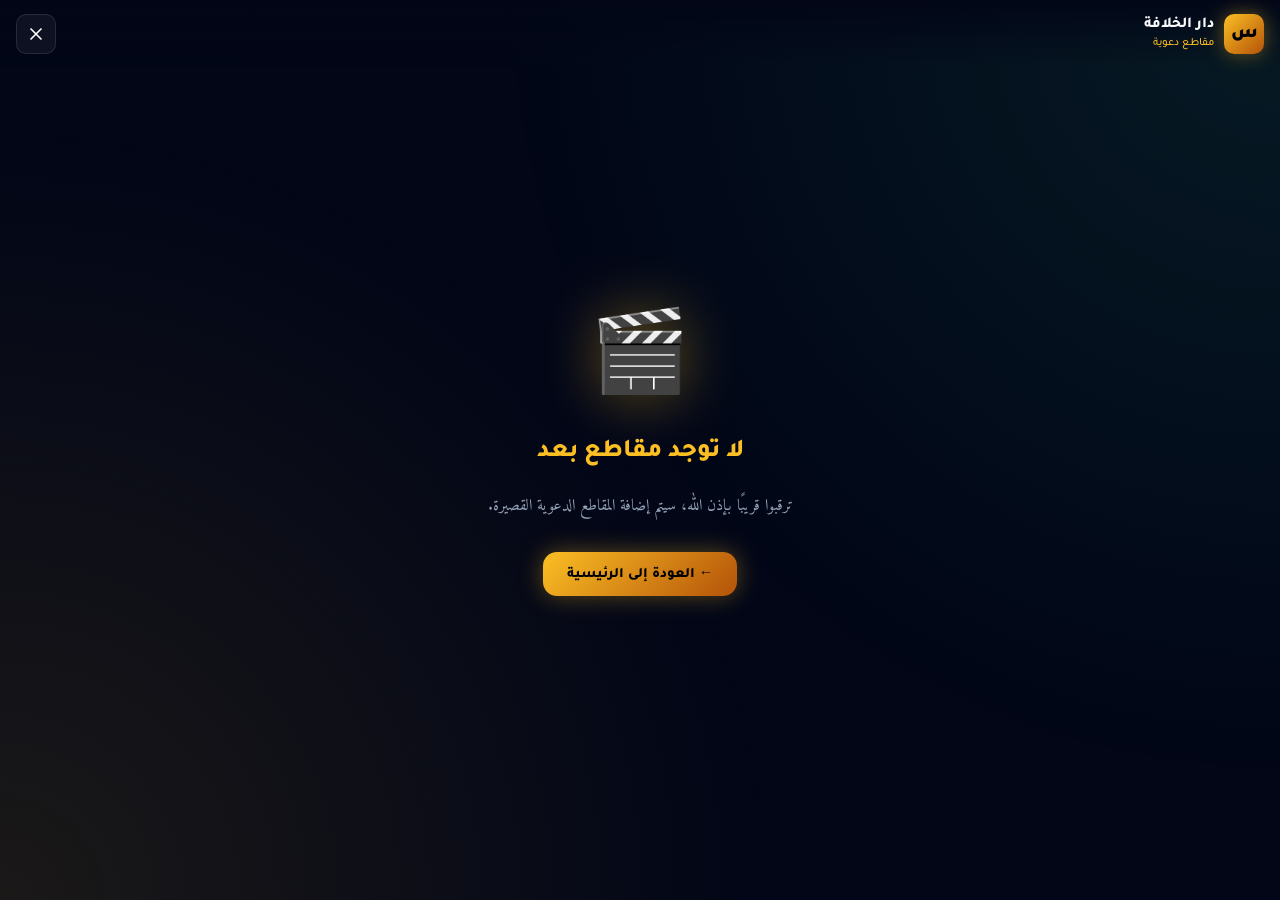
<file: shorts.html>
<!doctype html>
<html lang="ar" dir="rtl">
<head>
    <meta charset="utf-8">
    <meta name="viewport" content="width=device-width, initial-scale=1, maximum-scale=5, viewport-fit=cover">
    <meta name="theme-color" content="#020617">
    <meta name="description" content="مقاطع دعوية قصيرة | دار الخلافة">
    <title>مقاطع دعوية | دار الخلافة</title>
    <link rel="preconnect" href="https://fonts.googleapis.com">
    <link rel="preconnect" href="https://fonts.gstatic.com" crossorigin>
    <link href="https://fonts.googleapis.com/css2?family=Tajawal:wght@400;500;700;800;900&family=Amiri:wght@400;700&display=swap" rel="stylesheet">
    <style>
        * { margin: 0; padding: 0; box-sizing: border-box; -webkit-tap-highlight-color: transparent; }
        html, body {
            height: 100%;
            background: #020617;
            color: #f8fafc;
            font-family: 'Tajawal', sans-serif;
            overflow: hidden;
        }
        body::before {
            content: '';
            position: fixed;
            inset: 0;
            background:
                radial-gradient(circle at top right, rgba(52,211,153,0.10), transparent 50%),
                radial-gradient(circle at bottom left, rgba(251,191,36,0.10), transparent 50%);
            pointer-events: none;
        }
        .header {
            position: fixed;
            top: 0; left: 0; right: 0;
            display: flex;
            align-items: center;
            justify-content: space-between;
            padding: 14px 16px;
            z-index: 10;
            background: linear-gradient(to bottom, rgba(2,6,23,0.95), transparent);
        }
        .brand {
            display: flex;
            align-items: center;
            gap: 10px;
            text-decoration: none;
            color: inherit;
        }
        .logo {
            width: 40px; height: 40px;
            display: flex;
            align-items: center;
            justify-content: center;
            background: linear-gradient(135deg, #fbbf24, #b45309);
            border-radius: 10px;
            color: #000;
            font-weight: 900;
            font-size: 1.2rem;
            box-shadow: 0 0 20px rgba(251,191,36,0.4);
        }
        .brand-text b {
            font-size: 0.95rem;
            font-weight: 800;
            display: block;
        }
        .brand-text small {
            font-size: 0.7rem;
            color: #fbbf24;
            font-weight: 500;
        }
        .close {
            width: 40px; height: 40px;
            display: flex;
            align-items: center;
            justify-content: center;
            background: rgba(255,255,255,0.05);
            border: 1px solid rgba(255,255,255,0.1);
            border-radius: 10px;
            color: #fff;
            text-decoration: none;
        }
        .close svg { width: 20px; height: 20px; }
        .empty {
            position: fixed;
            inset: 0;
            display: flex;
            flex-direction: column;
            align-items: center;
            justify-content: center;
            gap: 20px;
            padding: 30px;
            text-align: center;
            z-index: 5;
        }
        .empty-icon {
            font-size: 5rem;
            filter: drop-shadow(0 0 30px rgba(251,191,36,0.4));
            animation: pulse 2s ease-in-out infinite;
        }
        @keyframes pulse {
            0%, 100% { transform: scale(1); }
            50% { transform: scale(1.1); }
        }
        .empty h2 {
            font-size: 1.6rem;
            color: #fbbf24;
            font-weight: 800;
            line-height: 1.4;
        }
        .empty p {
            font-size: 1rem;
            color: #94a3b8;
            line-height: 2;
            max-width: 340px;
            font-family: 'Amiri', serif;
        }
        .empty-back {
            display: inline-flex;
            align-items: center;
            gap: 8px;
            padding: 12px 24px;
            background: linear-gradient(135deg, #fbbf24, #b45309);
            color: #000;
            font-weight: 800;
            border-radius: 14px;
            text-decoration: none;
            font-size: 0.9rem;
            margin-top: 10px;
            box-shadow: 0 0 25px rgba(251,191,36,0.35);
        }
    </style>
</head>
<body>

    <header class="header">
        <a href="index.html" class="brand">
            <div class="logo">س</div>
            <div class="brand-text">
                <b>دار الخلافة</b>
                <small>مقاطع دعوية</small>
            </div>
        </a>
        <a href="index.html" class="close" aria-label="إغلاق">
            <svg viewBox="0 0 24 24" fill="none" stroke="currentColor" stroke-width="2" stroke-linecap="round" stroke-linejoin="round">
                <line x1="18" y1="6" x2="6" y2="18"/>
                <line x1="6" y1="6" x2="18" y2="18"/>
            </svg>
        </a>
    </header>

    <div class="empty">
        <div class="empty-icon">🎬</div>
        <h2>لا توجد مقاطع بعد</h2>
        <p>ترقبوا قريبًا بإذن الله، سيتم إضافة المقاطع الدعوية القصيرة.</p>
        <a href="index.html" class="empty-back">
            ← العودة إلى الرئيسية
        </a>
    </div>

</body>
</html>
</file>
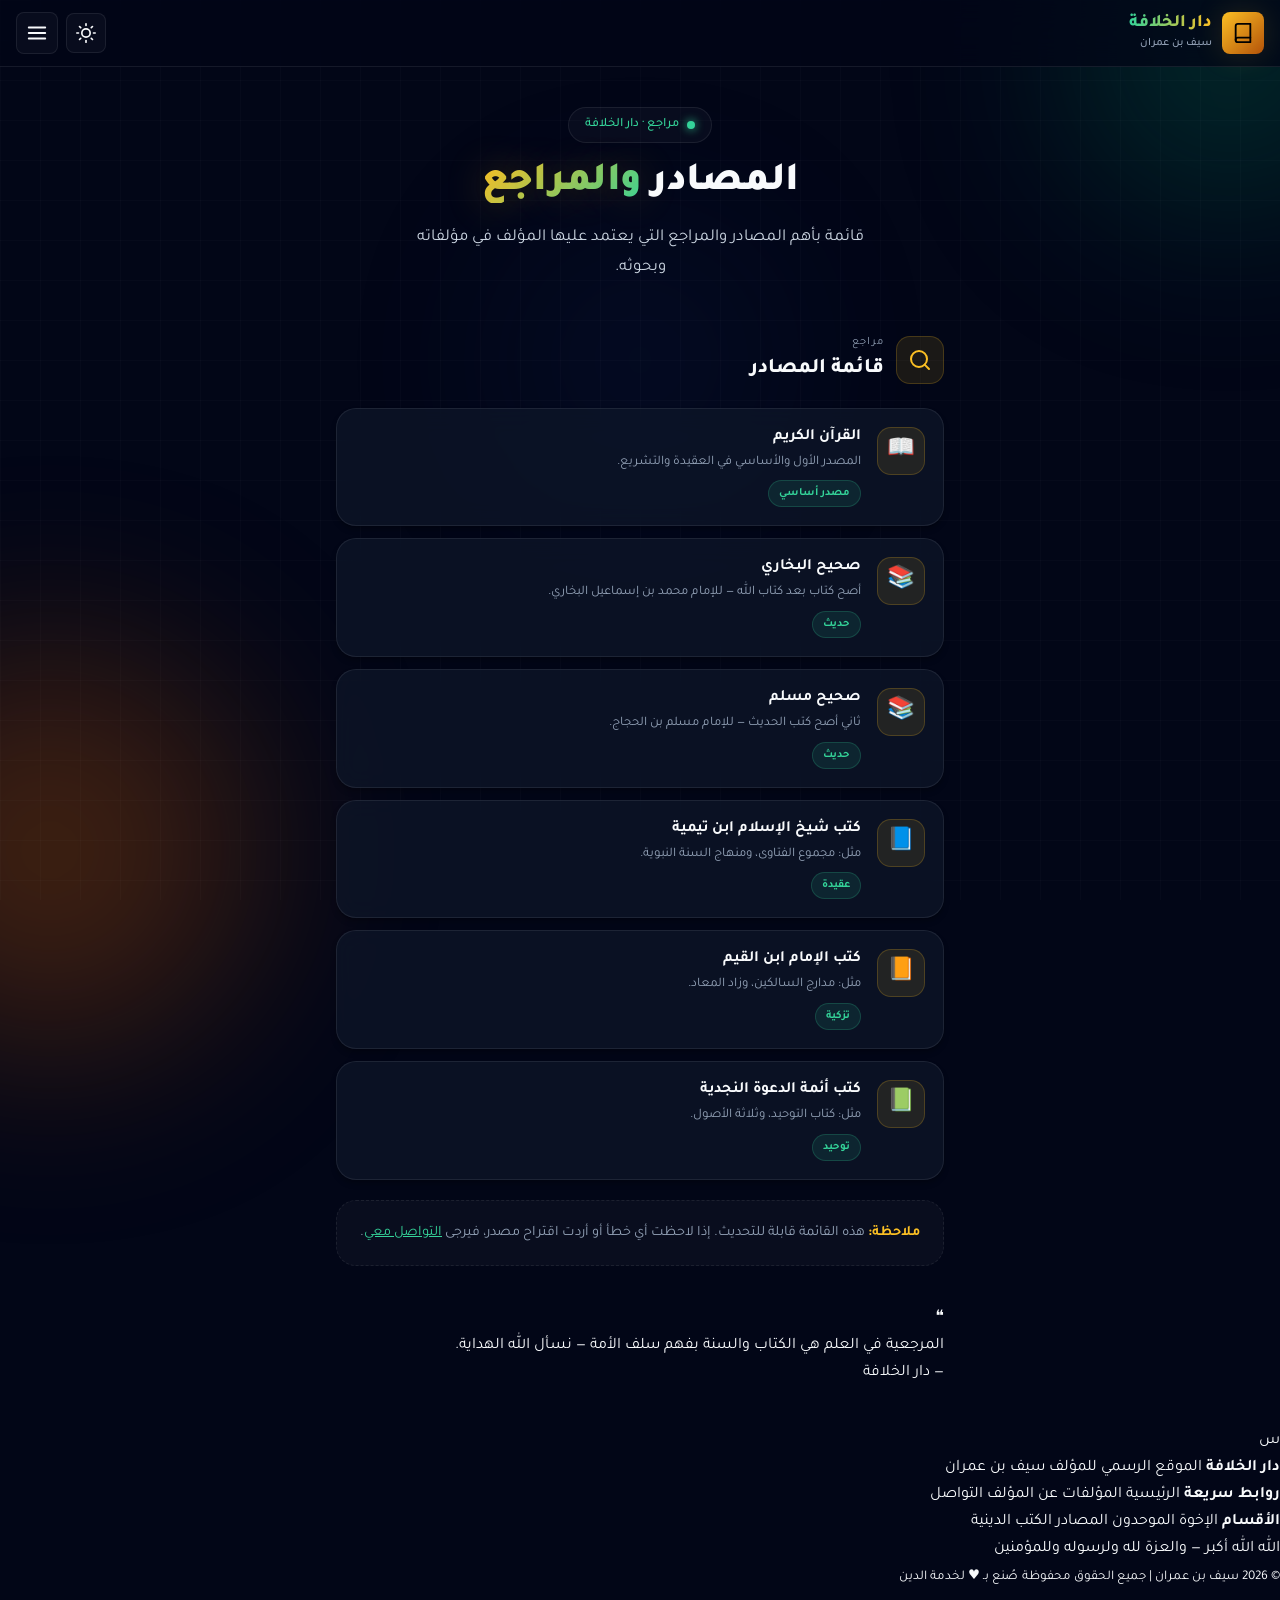
<file: sources.html>
<!doctype html>
<html lang="ar" dir="rtl">
<head>
    <meta charset="utf-8">
    <meta name="viewport" content="width=device-width, initial-scale=1, maximum-scale=5, viewport-fit=cover">
    <meta name="theme-color" content="#020617">
    <meta name="description" content="المصادر والمراجع التي يعتمد عليها المؤلف سيف بن عمران في مؤلفاته وبحوثه.">
    <meta name="author" content="سيف بن عمران">
    
    <!-- Open Graph -->
    <meta property="og:title" content="المصادر والمراجع | سيف بن عمران">
    <meta property="og:description" content="قائمة المصادر والمراجع المعتمدة في مؤلفات دار الخلافة.">
    <meta property="og:type" content="website">
    <meta property="og:locale" content="ar_AR">
    
    <title>المصادر والمراجع | سيف بن عمران</title>
    
    <!-- الخطوط -->
    <link rel="preconnect" href="https://fonts.googleapis.com">
    <link rel="preconnect" href="https://fonts.gstatic.com" crossorigin>
    <link rel="preconnect" href="https://fonts.gstatic.com" crossorigin>
<link href="https://fonts.googleapis.com/css2?family=Tajawal:wght@400;700;900&family=Amiri:wght@400;700&display=swap" rel="stylesheet" media="print" onload="this.media='all'">
<noscript><link href="https://fonts.googleapis.com/css2?family=Tajawal:wght@400;700;900&family=Amiri:wght@400;700&display=swap" rel="stylesheet"></noscript>
    <!-- أيقونة الموقع -->
<link rel="icon" type="image/jpeg" href="icon.jpg">
<link rel="apple-touch-icon" href="icon.jpg">
    <!-- ملف التصميم -->
  <!-- PWA -->
<link rel="manifest" href="manifest.json">
<meta name="theme-color" content="#020617">
<meta name="apple-mobile-web-app-capable" content="yes">
<meta name="apple-mobile-web-app-status-bar-style" content="black-translucent">
<meta name="apple-mobile-web-app-title" content="دار الخلافة">
<meta name="mobile-web-app-capable" content="yes">
    <link rel="stylesheet" href="style.css">
    
    <!-- أنماط خاصة بصفحة المصادر -->
    <style>
        .sources-list {
            display: flex;
            flex-direction: column;
            gap: 12px;
        }
        .source-card {
            display: flex;
            align-items: flex-start;
            gap: 16px;
            padding: 18px;
            background: var(--bg-card);
            border: 1px solid var(--border-color);
            border-radius: var(--radius-lg);
            backdrop-filter: blur(12px);
            -webkit-backdrop-filter: blur(12px);
            box-shadow: var(--shadow-sm);
            transition: all var(--transition);
            position: relative;
            overflow: hidden;
        }
        .source-card::before {
            content: '';
            position: absolute;
            top: 0;
            left: -100%;
            width: 100%;
            height: 100%;
            background: linear-gradient(90deg, transparent, rgba(251, 191, 36, 0.05), transparent);
            transition: left 0.6s ease;
            pointer-events: none;
        }
        .source-card:hover::before,
        .source-card:active::before {
            left: 100%;
        }
        .source-card:hover,
        .source-card:active {
            transform: scale(0.98);
            border-color: var(--gold-light);
            box-shadow: 0 0 20px rgba(251, 191, 36, 0.1);
        }
        .source-icon {
            width: 48px;
            height: 48px;
            display: flex;
            align-items: center;
            justify-content: center;
            border-radius: var(--radius-md);
            background: rgba(251, 191, 36, 0.1);
            border: 1px solid rgba(251, 191, 36, 0.2);
            color: var(--gold-light);
            font-size: 1.4rem;
            flex-shrink: 0;
        }
        .source-info {
            flex: 1;
            display: flex;
            flex-direction: column;
            gap: 4px;
        }
        .source-info h4 {
            font-size: 0.98rem;
            font-weight: 700;
            color: var(--text-primary);
            line-height: 1.4;
        }
        .source-info p {
            font-size: 0.82rem;
            color: var(--text-muted);
            line-height: 1.5;
        }
        .source-info .source-type {
            display: inline-block;
            font-size: 0.7rem;
            font-weight: 600;
            padding: 3px 10px;
            border-radius: 50px;
            background: rgba(52, 211, 153, 0.1);
            color: var(--emerald-light);
            border: 1px solid rgba(52, 211, 153, 0.2);
            width: fit-content;
            margin-top: 4px;
        }
        .source-note {
            text-align: center;
            padding: 20px;
            background: var(--bg-glass);
            border: 1px dashed var(--border-color);
            border-radius: var(--radius-lg);
            color: var(--text-muted);
            font-size: 0.9rem;
            line-height: 1.7;
        }
        .source-note b {
            color: var(--gold-light);
        }
    </style>
</head>
<body>

    <!-- ==========================================
         شاشة التحميل (Preloader)
         ========================================== -->
    <div id="preloader" class="preloader">
        <div class="preloader-content">
            <div class="preloader-logo">س</div>
            <div class="preloader-bar"><span></span></div>
            <p class="preloader-text">دار الخلافة</p>
        </div>
    </div>

    <!-- ==========================================
         شريط تقدم التمرير
         ========================================== -->
    <div class="scroll-progress" id="scrollProgress"></div>

    <!-- ==========================================
         خلفيات متوهجة
         ========================================== -->
    <div class="ambient ambient-1"></div>
    <div class="ambient ambient-2"></div>
    <div class="ambient ambient-3"></div>
    <div class="grid-overlay"></div>

    <!-- ==========================================
         شريط التنقل العلوي
         ========================================== -->
    <header class="topbar" id="topbar">
        <a href="index.html" class="brand">
            <div class="logo-icon">
                <svg viewBox="0 0 24 24" fill="none" stroke="currentColor" stroke-width="2" stroke-linecap="round" stroke-linejoin="round">
                    <path d="M4 19.5A2.5 2.5 0 0 1 6.5 17H20"/>
                    <path d="M6.5 2H20v20H6.5A2.5 2.5 0 0 1 4 19.5v-15A2.5 2.5 0 0 1 6.5 2z"/>
                </svg>
            </div>
            <div class="logo-text">
                <h1>دار الخلافة</h1>
                <p>سيف بن عمران</p>
            </div>
        </a>
        
        <div class="header-actions">
            <button class="icon-btn theme-toggle" id="themeToggle" aria-label="تغيير المظهر">
                <svg viewBox="0 0 24 24" fill="none" stroke="currentColor" stroke-width="2" stroke-linecap="round" stroke-linejoin="round">
                    <circle cx="12" cy="12" r="5"/>
                    <line x1="12" y1="1" x2="12" y2="3"/>
                    <line x1="12" y1="21" x2="12" y2="23"/>
                    <line x1="4.22" y1="4.22" x2="5.64" y2="5.64"/>
                    <line x1="18.36" y1="18.36" x2="19.78" y2="19.78"/>
                    <line x1="1" y1="12" x2="3" y2="12"/>
                    <line x1="21" y1="12" x2="23" y2="12"/>
                    <line x1="4.22" y1="19.78" x2="5.64" y2="18.36"/>
                    <line x1="18.36" y1="5.64" x2="19.78" y2="4.22"/>
                </svg>
            </button>
            <button class="menu-btn" id="menuBtn" aria-label="فتح القائمة">
                <svg viewBox="0 0 24 24" fill="none" stroke="currentColor" stroke-width="2" stroke-linecap="round" stroke-linejoin="round">
                    <line x1="3" y1="12" x2="21" y2="12"/>
                    <line x1="3" y1="6" x2="21" y2="6"/>
                    <line x1="3" y1="18" x2="21" y2="18"/>
                </svg>
            </button>
        </div>
    </header>

    <!-- ==========================================
         القائمة الجانبية للهاتف
         ========================================== -->
    <div class="nav-overlay" id="navOverlay"></div>
    <nav class="nav-menu" id="navMenu" aria-label="القائمة الرئيسية">
        <div class="nav-header">
            <div class="nav-logo">س</div>
            <div class="nav-title">
                <b>دار الخلافة</b>
                <small>سيف بن عمران</small>
            </div>
        </div>
        <div class="nav-links">
            <a href="index.html">
                <svg viewBox="0 0 24 24" fill="none" stroke="currentColor" stroke-width="2" stroke-linecap="round" stroke-linejoin="round"><path d="M3 9l9-7 9 7v11a2 2 0 0 1-2 2H5a2 2 0 0 1-2-2z"/><polyline points="9 22 9 12 15 12 15 22"/></svg>
                الرئيسية
            </a>
            <a href="books.html">
                <svg viewBox="0 0 24 24" fill="none" stroke="currentColor" stroke-width="2" stroke-linecap="round" stroke-linejoin="round"><path d="M4 19.5A2.5 2.5 0 0 1 6.5 17H20"/><path d="M6.5 2H20v20H6.5A2.5 2.5 0 0 1 4 19.5v-15A2.5 2.5 0 0 1 6.5 2z"/></svg>
                المؤلفات
            </a>
            <a href="about.html">
                <svg viewBox="0 0 24 24" fill="none" stroke="currentColor" stroke-width="2" stroke-linecap="round" stroke-linejoin="round"><path d="M20 21v-2a4 4 0 0 0-4-4H8a4 4 0 0 0-4 4v2"/><circle cx="12" cy="7" r="4"/></svg>
                عن المؤلف
            </a>
            <a href="brothers.html">
                <svg viewBox="0 0 24 24" fill="none" stroke="currentColor" stroke-width="2" stroke-linecap="round" stroke-linejoin="round"><path d="M17 21v-2a4 4 0 0 0-4-4H5a4 4 0 0 0-4 4v2"/><circle cx="9" cy="7" r="4"/><path d="M23 21v-2a4 4 0 0 0-3-3.87"/><path d="M16 3.13a4 4 0 0 1 0 7.75"/></svg>
                الإخوة الموحدون
            </a>
            <a href="sources.html" class="active">
                <svg viewBox="0 0 24 24" fill="none" stroke="currentColor" stroke-width="2" stroke-linecap="round" stroke-linejoin="round"><circle cx="11" cy="11" r="8"/><line x1="21" y1="21" x2="16.65" y2="16.65"/></svg>
                المصادر
            </a>
            <a href="contact.html">
                <svg viewBox="0 0 24 24" fill="none" stroke="currentColor" stroke-width="2" stroke-linecap="round" stroke-linejoin="round"><path d="M22 16.92v3a2 2 0 0 1-2.18 2 19.79 19.79 0 0 1-8.63-3.07 19.5 19.5 0 0 1-6-6 19.79 19.79 0 0 1-3.07-8.67A2 2 0 0 1 4.11 2h3a2 2 0 0 1 2 1.72c.127.96.361 1.903.7 2.81a2 2 0 0 1-.45 2.11L8.09 9.91a16 16 0 0 0 6 6l1.27-1.27a2 2 0 0 1 2.11-.45c.907.339 1.85.573 2.81.7A2 2 0 0 1 22 16.92z"/></svg>
                التواصل
            </a>
        </div>
        <div class="nav-footer">
            <p>الله أكبر — والعزة لله</p>
        </div>
    </nav>

    <!-- ==========================================
         المحتوى الرئيسي
         ========================================== -->
    <main>

        <!-- ==========================================
             ترويسة الصفحة (Page Header)
             ========================================== -->
        <section class="hero" style="padding-bottom: 10px;">
            <div class="hero-badge">
                <span class="badge-dot"></span>
                مراجع · دار الخلافة
            </div>
            
            <h2 class="hero-title">
                المصادر <span class="gradient-text">والمراجع</span>
            </h2>
            
            <p class="hero-welcome">
                قائمة بأهم المصادر والمراجع التي يعتمد عليها المؤلف في مؤلفاته وبحوثه.
            </p>
        </section>

        <!-- ==========================================
             قائمة المصادر
             ========================================== -->
        <section class="section" id="sources-section">
            <div class="section-header">
                <div class="section-icon-wrap gold">
                    <svg viewBox="0 0 24 24" fill="none" stroke="currentColor" stroke-width="2" stroke-linecap="round" stroke-linejoin="round">
                        <circle cx="11" cy="11" r="8"/>
                        <line x1="21" y1="21" x2="16.65" y2="16.65"/>
                    </svg>
                </div>
                <div class="section-title-wrap">
                    <span class="section-kicker">مراجع</span>
                    <h3 class="section-title">قائمة المصادر</h3>
                </div>
            </div>
            
            <div class="sources-list">
                <!-- يمكنك تعديل هذه القائمة بسهولة لتضيف مصادرك الخاصة -->
                
                <div class="source-card">
                    <div class="source-icon">📖</div>
                    <div class="source-info">
                        <h4>القرآن الكريم</h4>
                        <p>المصدر الأول والأساسي في العقيدة والتشريع.</p>
                        <span class="source-type">مصدر أساسي</span>
                    </div>
                </div>

                <div class="source-card">
                    <div class="source-icon">📚</div>
                    <div class="source-info">
                        <h4>صحيح البخاري</h4>
                        <p>أصح كتاب بعد كتاب الله — للإمام محمد بن إسماعيل البخاري.</p>
                        <span class="source-type">حديث</span>
                    </div>
                </div>

                <div class="source-card">
                    <div class="source-icon">📚</div>
                    <div class="source-info">
                        <h4>صحيح مسلم</h4>
                        <p>ثاني أصح كتب الحديث — للإمام مسلم بن الحجاج.</p>
                        <span class="source-type">حديث</span>
                    </div>
                </div>

                <div class="source-card">
                    <div class="source-icon">📘</div>
                    <div class="source-info">
                        <h4>كتب شيخ الإسلام ابن تيمية</h4>
                        <p>مثل: مجموع الفتاوى، ومنهاج السنة النبوية.</p>
                        <span class="source-type">عقيدة</span>
                    </div>
                </div>

                <div class="source-card">
                    <div class="source-icon">📙</div>
                    <div class="source-info">
                        <h4>كتب الإمام ابن القيم</h4>
                        <p>مثل: مدارج السالكين، وزاد المعاد.</p>
                        <span class="source-type">تزكية</span>
                    </div>
                </div>

                <div class="source-card">
                    <div class="source-icon">📗</div>
                    <div class="source-info">
                        <h4>كتب أئمة الدعوة النجدية</h4>
                        <p>مثل: كتاب التوحيد، وثلاثة الأصول.</p>
                        <span class="source-type">توحيد</span>
                    </div>
                </div>

                <!-- يمكنك إضافة المزيد بنفس الطريقة -->

            </div>

            <!-- ملاحظة -->
            <div class="source-note">
                <b>ملاحظة:</b> هذه القائمة قابلة للتحديث. إذا لاحظت أي خطأ أو أردت اقتراح مصدر،
                فيرجى <a href="contact.html" style="color: var(--emerald-light); text-decoration: underline;">التواصل معي</a>.
            </div>
        </section>

        <!-- ==========================================
             قسم الاقتباس
             ========================================== -->
        <section class="quote-section">
            <div class="quote-icon">❝</div>
            <p class="quote-text">المرجعية في العلم هي الكتاب والسنة بفهم سلف الأمة — نسأل الله الهداية.</p>
            <span class="quote-author">— دار الخلافة</span>
        </section>

    </main>

    <!-- ==========================================
         التذييل
         ========================================== -->
    <footer class="footer">
        <div class="footer-grid">
            <div class="footer-brand">
                <div class="footer-logo">س</div>
                <b>دار الخلافة</b>
                <span>الموقع الرسمي للمؤلف سيف بن عمران</span>
            </div>
            <div class="footer-links">
                <b>روابط سريعة</b>
                <a href="index.html">الرئيسية</a>
                <a href="books.html">المؤلفات</a>
                <a href="about.html">عن المؤلف</a>
                <a href="contact.html">التواصل</a>
            </div>
            <div class="footer-links">
                <b>الأقسام</b>
                <a href="brothers.html">الإخوة الموحدون</a>
                <a href="sources.html">المصادر</a>
                <a href="books.html">الكتب الدينية</a>
            </div>
        </div>
        <div class="footer-quote">
            <span>ﷲ</span>
            الله أكبر — والعزة لله ولرسوله وللمؤمنين
        </div>
        <div class="footer-bottom">
            <small>© <span id="year"></span> سيف بن عمران | جميع الحقوق محفوظة</small>
            <small>صُنع بـ <span class="heart">♥</span> لخدمة الدين</small>
        </div>
    </footer>

    <!-- ==========================================
         الأزرار العائمة
         ========================================== -->
    
    
    <button class="fab fab-top" id="backToTop" aria-label="العودة للأعلى">
        <svg viewBox="0 0 24 24" fill="none" stroke="currentColor" stroke-width="2" stroke-linecap="round" stroke-linejoin="round">
            <line x1="12" y1="19" x2="12" y2="5"/>
            <polyline points="5 12 12 5 19 12"/>
        </svg>
    </button>

    <!-- ==========================================
         ملفات البرمجة
         ========================================== -->
    <script src="config.js"></script>
    <script src="main.js"></script>

</body>
  </html>
</file>
<file: style.css>
/* ==========================================
   style.css — التصميم الرئيسي لموقع دار الخلافة
   ========================================== */

/* ==========================================
   1. المتغيرات الأساسية (الألوان والظلال)
   ========================================== */
:root {
    /* ألوان الوضع الداكن (الافتراضي) */
    --bg-primary: #020617;
    --bg-secondary: #0f172a;
    --bg-card: rgba(15, 23, 42, 0.7);
    --bg-glass: rgba(255, 255, 255, 0.03);
    
    --gold-light: #fbbf24;
    --gold-main: #f59e0b;
    --gold-dark: #b45309;
    --gold-glow: rgba(251, 191, 36, 0.3);
    
    --emerald-light: #34d399;
    --emerald-main: #10b981;
    --emerald-dark: #047857;
    --emerald-glow: rgba(52, 211, 153, 0.3);
    
    --text-primary: #f8fafc;
    --text-secondary: #cbd5e1;
    --text-muted: #94a3b8;
    
    --border-color: rgba(255, 255, 255, 0.08);
    --border-glow: rgba(251, 191, 36, 0.2);
    
    --shadow-sm: 0 4px 6px -1px rgba(0, 0, 0, 0.3);
    --shadow-md: 0 10px 15px -3px rgba(0, 0, 0, 0.4);
    --shadow-lg: 0 20px 25px -5px rgba(0, 0, 0, 0.5);
    --shadow-glow: 0 0 30px rgba(251, 191, 36, 0.15);
    
    --radius-sm: 8px;
    --radius-md: 14px;
    --radius-lg: 20px;
    --radius-xl: 28px;
    
    --font-main: 'Tajawal', system-ui, -apple-system, sans-serif;
    --font-quran: 'Amiri', serif;
    
    --transition: 0.3s cubic-bezier(0.4, 0, 0.2, 1);
}

/* ==========================================
   2. الوضع الفاتح (Light Mode)
   ========================================== */
body.light-mode {
    --bg-primary: #f8fafc;
    --bg-secondary: #e2e8f0;
    --bg-card: rgba(255, 255, 255, 0.8);
    --bg-glass: rgba(0, 0, 0, 0.03);
    --text-primary: #0f172a;
    --text-secondary: #334155;
    --text-muted: #64748b;
    --border-color: rgba(0, 0, 0, 0.08);
    --shadow-sm: 0 4px 6px -1px rgba(0, 0, 0, 0.1);
    --shadow-md: 0 10px 15px -3px rgba(0, 0, 0, 0.15);
    --shadow-lg: 0 20px 25px -5px rgba(0, 0, 0, 0.2);
}

/* ==========================================
   3. إعادة الضبط الأساسية (Reset)
   ========================================== */
* {
    margin: 0;
    padding: 0;
    box-sizing: border-box;
    -webkit-tap-highlight-color: transparent;
}

html {
    scroll-behavior: smooth;
    -webkit-text-size-adjust: 100%;
}

body {
    font-family: var(--font-main);
    background-color: var(--bg-primary);
    color: var(--text-primary);
    line-height: 1.7;
    overflow-x: hidden;
    position: relative;
    min-height: 100vh;
    transition: background-color 0.5s ease, color 0.5s ease;
}

a {
    color: inherit;
    text-decoration: none;
    transition: color var(--transition);
}

ul {
    list-style: none;
}

img, svg {
    display: block;
    max-width: 100%;
}

button {
    font-family: inherit;
    cursor: pointer;
    border: none;
    background: none;
    color: inherit;
}

/* ==========================================
   4. شريط تقدم التمرير (Scroll Progress)
   ========================================== */
.scroll-progress {
    position: fixed;
    top: 0;
    right: 0;
    width: 0%;
    height: 3px;
    background: linear-gradient(to left, var(--gold-light), var(--emerald-light));
    z-index: 9999;
    transition: width 0.1s linear;
    box-shadow: 0 0 10px var(--gold-glow);
}

/* ==========================================
   5. شاشة التحميل (Preloader)
   ========================================== */
.preloader {
    position: fixed;
    inset: 0;
    background: var(--bg-primary);
    z-index: 10000;
    display: flex;
    align-items: center;
    justify-content: center;
    transition: opacity 0.6s ease, visibility 0.6s ease;
}

.preloader.hidden {
    opacity: 0;
    visibility: hidden;
    pointer-events: none;
}

.preloader-content {
    text-align: center;
}

.preloader-logo {
    font-size: 4rem;
    font-weight: 900;
    background: linear-gradient(135deg, var(--gold-light), var(--emerald-light));
    -webkit-background-clip: text;
    -webkit-text-fill-color: transparent;
    background-clip: text;
    margin-bottom: 20px;
    animation: pulseLogo 1.5s ease-in-out infinite;
}

.preloader-bar {
    width: 150px;
    height: 4px;
    background: rgba(255, 255, 255, 0.1);
    border-radius: 4px;
    overflow: hidden;
    margin: 0 auto 15px;
}

.preloader-bar span {
    display: block;
    width: 50%;
    height: 100%;
    background: linear-gradient(to left, var(--gold-light), var(--emerald-light));
    border-radius: 4px;
    animation: loadingBar 1.2s ease-in-out infinite;
}

.preloader-text {
    color: var(--text-muted);
    font-size: 0.9rem;
    letter-spacing: 1px;
}

@keyframes pulseLogo {
    0%, 100% { transform: scale(1); opacity: 1; }
    50% { transform: scale(1.1); opacity: 0.8; }
}

@keyframes loadingBar {
    0% { transform: translateX(100%); }
    100% { transform: translateX(-200%); }
}

/* ==========================================
   6. الخلفيات المتوهجة (Ambient Orbs)
   ========================================== */
.ambient {
    position: fixed;
    border-radius: 50%;
    filter: blur(100px);
    z-index: -1;
    pointer-events: none;
    opacity: 0.35;
    will-change: transform;
}

.ambient-1 {
    width: 300px;
    height: 300px;
    background: var(--emerald-dark);
    top: -100px;
    right: -100px;
    animation: floatOrb 12s ease-in-out infinite alternate;
}

.ambient-2 {
    width: 400px;
    height: 400px;
    background: var(--gold-dark);
    bottom: -150px;
    left: -150px;
    animation: floatOrb 15s ease-in-out infinite alternate-reverse;
}

.ambient-3 {
    width: 250px;
    height: 250px;
    background: #1e3a8a;
    top: 40%;
    left: 50%;
    transform: translate(-50%, -50%);
    animation: floatOrb 18s ease-in-out infinite alternate;
    opacity: 0.15;
}

@keyframes floatOrb {
    0% { transform: translate(0, 0) scale(1); }
    100% { transform: translate(40px, 40px) scale(1.15); }
}

/* شبكة خفيفة في الخلفية */
.grid-overlay {
    position: fixed;
    inset: 0;
    background-image: 
        linear-gradient(rgba(255, 255, 255, 0.02) 1px, transparent 1px),
        linear-gradient(90deg, rgba(255, 255, 255, 0.02) 1px, transparent 1px);
    background-size: 40px 40px;
    z-index: -1;
    pointer-events: none;
}

/* ==========================================
   7. شريط التنقل العلوي (Topbar)
   ========================================== */
.topbar {
    position: sticky;
    top: 0;
    z-index: 1000;
    display: flex;
    align-items: center;
    justify-content: space-between;
    padding: 12px 16px;
    background: rgba(2, 6, 23, 0.75);
    backdrop-filter: blur(16px);
    -webkit-backdrop-filter: blur(16px);
    border-bottom: 1px solid var(--border-color);
    transition: background var(--transition), border-color var(--transition);
}

body.light-mode .topbar {
    background: rgba(248, 250, 252, 0.8);
}

.brand {
    display: flex;
    align-items: center;
    gap: 10px;
}

.logo-icon {
    width: 42px;
    height: 42px;
    display: flex;
    align-items: center;
    justify-content: center;
    background: linear-gradient(135deg, var(--gold-light), var(--gold-dark));
    border-radius: var(--radius-sm);
    color: #000;
    font-weight: 900;
    font-size: 1.2rem;
    box-shadow: var(--shadow-glow);
    transition: transform var(--transition);
}

.logo-icon svg {
    width: 22px;
    height: 22px;
    stroke: #000;
}

.brand:active .logo-icon {
    transform: scale(0.95);
}

.logo-text h1 {
    font-size: 1.1rem;
    font-weight: 800;
    background: linear-gradient(to left, var(--gold-light), var(--emerald-light));
    -webkit-background-clip: text;
    -webkit-text-fill-color: transparent;
    background-clip: text;
    margin-bottom: 0;
    line-height: 1.2;
}

.logo-text p {
    font-size: 0.7rem;
    color: var(--text-muted);
    font-weight: 500;
}

.header-actions {
    display: flex;
    align-items: center;
    gap: 8px;
}

.icon-btn {
    width: 40px;
    height: 40px;
    display: flex;
    align-items: center;
    justify-content: center;
    border-radius: var(--radius-sm);
    background: var(--bg-glass);
    border: 1px solid var(--border-color);
    color: var(--text-primary);
    transition: all var(--transition);
}

.icon-btn svg {
    width: 20px;
    height: 20px;
}

.icon-btn:active {
    transform: scale(0.92);
    background: rgba(251, 191, 36, 0.15);
    border-color: var(--gold-light);
    color: var(--gold-light);
}

.menu-btn {
    width: 42px;
    height: 42px;
    display: flex;
    align-items: center;
    justify-content: center;
    border-radius: var(--radius-sm);
    background: var(--bg-glass);
    border: 1px solid var(--border-color);
    color: var(--text-primary);
    transition: all var(--transition);
}

.menu-btn svg {
    width: 22px;
    height: 22px;
}

.menu-btn:active {
    transform: scale(0.92);
    background: rgba(251, 191, 36, 0.15);
    border-color: var(--gold-light);
    color: var(--gold-light);
}

/* ==========================================
   8. القائمة الجانبية للهاتف (Mobile Nav)
   ========================================== */
.nav-overlay {
    position: fixed;
    inset: 0;
    background: rgba(0, 0, 0, 0.6);
    backdrop-filter: blur(4px);
    -webkit-backdrop-filter: blur(4px);
    z-index: 1998;
    opacity: 0;
    visibility: hidden;
    transition: opacity var(--transition), visibility var(--transition);
}

.nav-overlay.active {
    opacity: 1;
    visibility: visible;
}

.nav-menu {
    position: fixed;
    top: 0;
    right: -100%;
    width: 300px;
    max-width: 85vw;
    height: 100vh;
    background: var(--bg-secondary);
    backdrop-filter: blur(20px);
    -webkit-backdrop-filter: blur(20px);
    z-index: 1999;
    padding: 20px;
    display: flex;
    flex-direction: column;
    gap: 20px;
    transition: right 0.4s cubic-bezier(0.4, 0, 0.2, 1);
    border-left: 1px solid var(--border-color);
    box-shadow: -10px 0 30px rgba(0, 0, 0, 0.5);
    overflow-y: auto;
}

.nav-menu.active {
    right: 0;
}

.nav-header {
    display: flex;
    align-items: center;
    gap: 12px;
    padding-bottom: 20px;
    border-bottom: 1px solid var(--border-color);
}

.nav-logo {
    width: 45px;
    height: 45px;
    display: flex;
    align-items: center;
    justify-content: center;
    background: linear-gradient(135deg, var(--gold-light), var(--gold-dark));
    border-radius: var(--radius-sm);
    color: #000;
    font-weight: 900;
    font-size: 1.3rem;
}

.nav-title b {
    display: block;
    font-size: 1rem;
    color: var(--text-primary);
}

.nav-title small {
    display: block;
    font-size: 0.75rem;
    color: var(--text-muted);
}

.nav-links {
    display: flex;
    flex-direction: column;
    gap: 4px;
}

.nav-links a {
    display: flex;
    align-items: center;
    gap: 12px;
    padding: 14px 16px;
    border-radius: var(--radius-sm);
    color: var(--text-secondary);
    font-weight: 500;
    transition: all var(--transition);
    position: relative;
    overflow: hidden;
}

.nav-links a svg {
    width: 20px;
    height: 20px;
    flex-shrink: 0;
    color: var(--gold-light);
    transition: transform var(--transition);
}

.nav-links a:hover,
.nav-links a:active {
    background: var(--bg-glass);
    color: var(--gold-light);
    padding-right: 20px;
}

.nav-links a:hover svg {
    transform: scale(1.1);
}

.nav-links a.active {
    background: rgba(251, 191, 36, 0.1);
    color: var(--gold-light);
    border-right: 3px solid var(--gold-light);
}

.nav-footer {
    margin-top: auto;
    padding-top: 20px;
    border-top: 1px solid var(--border-color);
    text-align: center;
    color: var(--text-muted);
    font-size: 0.85rem;
    font-family: var(--font-quran);
}

/* ==========================================
   9. المحتوى الرئيسي (Main)
   ========================================== */
main {
    max-width: 640px;
    margin: 0 auto;
    padding: 0 16px 40px;
    display: flex;
    flex-direction: column;
    gap: 40px;
}

/* ==========================================
   10. قسم الترحيب (Hero Section)
   ========================================== */
.hero {
    text-align: center;
    padding: 40px 0 20px;
    display: flex;
    flex-direction: column;
    align-items: center;
    gap: 16px;
}

.hero-badge {
    display: inline-flex;
    align-items: center;
    gap: 8px;
    padding: 6px 16px;
    border-radius: 50px;
    background: var(--bg-glass);
    border: 1px solid var(--border-color);
    color: var(--emerald-light);
    font-size: 0.8rem;
    font-weight: 500;
}

.badge-dot {
    width: 8px;
    height: 8px;
    border-radius: 50%;
    background: var(--emerald-light);
    box-shadow: 0 0 10px var(--emerald-light);
    animation: pulseDot 2s infinite;
}

@keyframes pulseDot {
    0%, 100% { opacity: 1; transform: scale(1); }
    50% { opacity: 0.5; transform: scale(1.2); }
}

.hero-title {
    font-size: 2.5rem;
    font-weight: 900;
    line-height: 1.2;
    color: var(--text-primary);
    letter-spacing: -0.5px;
}

.gradient-text {
    background: linear-gradient(135deg, var(--gold-light), var(--emerald-light));
    -webkit-background-clip: text;
    -webkit-text-fill-color: transparent;
    background-clip: text;
    text-shadow: 0 0 40px var(--gold-glow);
}

.hero-subtitle {
    font-size: 1.1rem;
    font-weight: 600;
    color: var(--gold-light);
    font-family: var(--font-quran);
}

.hero-welcome {
    font-size: 1.05rem;
    color: var(--text-secondary);
    max-width: 450px;
    line-height: 1.8;
}

.hero-actions {
    display: flex;
    flex-wrap: wrap;
    justify-content: center;
    gap: 12px;
    margin-top: 8px;
    width: 100%;
}

.btn {
    display: inline-flex;
    align-items: center;
    justify-content: center;
    gap: 8px;
    padding: 14px 24px;
    border-radius: var(--radius-md);
    font-size: 1rem;
    font-weight: 700;
    transition: all var(--transition);
    border: 1px solid transparent;
    min-width: 160px;
}

.btn svg {
    width: 18px;
    height: 18px;
}

.btn-primary {
    background: linear-gradient(135deg, var(--gold-light), var(--gold-dark));
    color: #000;
    box-shadow: var(--shadow-glow);
}

.btn-primary:active {
    transform: scale(0.97);
    box-shadow: 0 0 15px rgba(251, 191, 36, 0.5);
}

.btn-ghost {
    background: var(--bg-glass);
    border-color: var(--border-color);
    color: var(--text-primary);
}

.btn-ghost:active {
    transform: scale(0.97);
    background: rgba(52, 211, 153, 0.1);
    border-color: var(--emerald-light);
    color: var(--emerald-light);
}

.hero-stats {
    display: flex;
    align-items: center;
    justify-content: center;
    gap: 16px;
    margin-top: 20px;
    padding: 16px 24px;
    background: var(--bg-card);
    border: 1px solid var(--border-color);
    border-radius: var(--radius-lg);
    backdrop-filter: blur(12px);
    -webkit-backdrop-filter: blur(12px);
    box-shadow: var(--shadow-md);
    width: 100%;
    max-width: 400px;
}

.stat-item {
    display: flex;
    flex-direction: column;
    align-items: center;
    gap: 2px;
    flex: 1;
}

.stat-number {
    font-size: 1.5rem;
    font-weight: 900;
    background: linear-gradient(to left, var(--gold-light), var(--emerald-light));
    -webkit-background-clip: text;
    -webkit-text-fill-color: transparent;
    background-clip: text;
}

.stat-label {
    font-size: 0.75rem;
    color: var(--text-muted);
    font-weight: 500;
}

.stat-divider {
    width: 1px;
    height: 30px;
    background: var(--border-color);
}

/* ==========================================
   11. الأقسام (Sections)
   ========================================== */
.section {
    display: flex;
    flex-direction: column;
    gap: 20px;
}

.section-header {
    display: flex;
    align-items: center;
    gap: 12px;
}

.section-icon-wrap {
    width: 48px;
    height: 48px;
    display: flex;
    align-items: center;
    justify-content: center;
    border-radius: var(--radius-md);
    background: rgba(251, 191, 36, 0.1);
    border: 1px solid rgba(251, 191, 36, 0.2);
    color: var(--gold-light);
    flex-shrink: 0;
}

.section-icon-wrap svg {
    width: 24px;
    height: 24px;
}

.section-icon-wrap.emerald {
    background: rgba(52, 211, 153, 0.1);
    border-color: rgba(52, 211, 153, 0.2);
    color: var(--emerald-light);
}

.section-icon-wrap.gold {
    background: rgba(251, 191, 36, 0.1);
    border-color: rgba(251, 191, 36, 0.2);
    color: var(--gold-light);
}

.section-title-wrap {
    display: flex;
    flex-direction: column;
    flex: 1;
}

.section-kicker {
    font-size: 0.7rem;
    color: var(--text-muted);
    text-transform: uppercase;
    letter-spacing: 1px;
}

.section-title {
    font-size: 1.3rem;
    font-weight: 800;
    color: var(--text-primary);
}

.section-link {
    font-size: 0.85rem;
    color: var(--emerald-light);
    font-weight: 600;
    padding: 6px 12px;
    border-radius: var(--radius-sm);
    background: rgba(52, 211, 153, 0.1);
    border: 1px solid rgba(52, 211, 153, 0.2);
    transition: all var(--transition);
    white-space: nowrap;
}

.section-link:active {
    transform: scale(0.95);
    background: rgba(52, 211, 153, 0.2);
}

/* ==========================================
   12. شبكة الكتب (Books Grid)
   ========================================== */
.books-grid {
    display: flex;
    flex-direction: column;
    gap: 12px;
}

.book-card {
    display: flex;
    align-items: center;
    gap: 16px;
    padding: 18px;
    background: var(--bg-card);
    border: 1px solid var(--border-color);
    border-radius: var(--radius-lg);
    backdrop-filter: blur(12px);
    -webkit-backdrop-filter: blur(12px);
    box-shadow: var(--shadow-sm);
    transition: all var(--transition);
    position: relative;
    overflow: hidden;
    opacity: 1; /* تم التعديل: إظهار البطاقة دائماً */
    transform: translateY(0);
}

.book-card::before {
    content: '';
    position: absolute;
    top: 0;
    left: -100%;
    width: 100%;
    height: 100%;
    background: linear-gradient(90deg, transparent, rgba(52, 211, 153, 0.1), transparent);
    transition: left 0.6s ease;
    pointer-events: none;
}

.book-card:hover::before,
.book-card:active::before {
    left: 100%;
}

.book-card:active {
    transform: scale(0.98);
    border-color: var(--emerald-light);
    box-shadow: 0 0 20px rgba(52, 211, 153, 0.2);
}

.book-icon {
    width: 52px;
    height: 52px;
    display: flex;
    align-items: center;
    justify-content: center;
    font-size: 1.6rem;
    background: var(--bg-glass);
    border-radius: var(--radius-md);
    border: 1px solid var(--border-color);
    flex-shrink: 0;
}

.book-info {
    flex: 1;
    display: flex;
    flex-direction: column;
    gap: 4px;
}

.book-title {
    font-size: 0.95rem;
    font-weight: 700;
    color: var(--text-primary);
    line-height: 1.4;
}

.book-cta {
    font-size: 0.75rem;
    color: var(--emerald-light);
    font-weight: 600;
}

.book-arrow {
    width: 32px;
    height: 32px;
    display: flex;
    align-items: center;
    justify-content: center;
    border-radius: 50%;
    background: rgba(251, 191, 36, 0.1);
    color: var(--gold-light);
    flex-shrink: 0;
    transition: all var(--transition);
}

.book-arrow svg {
    width: 16px;
    height: 16px;
}

.book-card:hover .book-arrow,
.book-card:active .book-arrow {
    background: var(--gold-light);
    color: #000;
    transform: translateX(-4px);
}

/* ==========================================
   13. شبكة الإخوة (Brothers Grid)
   ========================================== */
.brothers-grid {
    display: grid;
    grid-template-columns: repeat(2, 1fr);
    gap: 12px;
}

.brother-card {
    display: flex;
    flex-direction: column;
    align-items: center;
    gap: 10px;
    padding: 20px 12px;
    background: var(--bg-card);
    border: 1px solid var(--border-color);
    border-radius: var(--radius-lg);
    backdrop-filter: blur(12px);
    -webkit-backdrop-filter: blur(12px);
    box-shadow: var(--shadow-sm);
    transition: all var(--transition);
    opacity: 1; /* تم التعديل: إظهار 
/* تنبيه الكتب */
.books-note {
    display: flex;
    align-items: flex-start;
    gap: 12px;
    padding: 16px;
    background: rgba(251, 191, 36, 0.08);
    border: 1px solid rgba(251, 191, 36, 0.25);
    border-radius: 20px;
    margin-bottom: 12px;
    backdrop-filter: blur(12px);
    -webkit-backdrop-filter: blur(12px);
}
.books-note-icon {
    font-size: 1.4rem;
    color: #fbbf24;
    flex-shrink: 0;
    line-height: 1;
    margin-top: 2px;
}
.books-note-text {
    font-size: 0.85rem;
    color: #cbd5e1;
    line-height: 1.7;
    flex: 1;
}
.books-note-text b {
    color: #fbbf24;
}

/* وضع النهار */
body.light-mode .books-note {
    background: rgba(251, 191, 36, 0.12);
    border-color: rgba(180, 83, 9, 0.3);
}
body.light-mode .books-note-text {
    color: #334155;
}
/* ==========================================
   إصلاح مشكلة اختفاء البطاقات أثناء اللمس على الجوال
   (تعطيل backdrop-filter على الجوال فقط)
   ========================================== */
@media (max-width: 768px) {
    .book-card,
    .brother-card,
    .contact-card,
    .news-card,
    .hadith-card,
    .scholar-card,
    .card,
    .quote-section,
    .hero-stats,
    .topbar,
    .nav-menu {
        backdrop-filter: none !important;
        -webkit-backdrop-filter: none !important;
        background: rgba(15, 23, 42, 0.96) !important;
    }

    body.light-mode .book-card,
    body.light-mode .brother-card,
    body.light-mode .contact-card,
    body.light-mode .news-card,
    body.light-mode .hadith-card,
    body.light-mode .scholar-card,
    body.light-mode .card,
    body.light-mode .quote-section,
    body.light-mode .hero-stats,
    body.light-mode .topbar,
    body.light-mode .nav-menu {
        background: rgba(255, 255, 255, 0.98) !important;
    }
}
/* ═══════════ زر التحديث PWA ═══════════ */
.pwa-update-btn {
    position: fixed;
    bottom: 90px;
    left: 20px;
    z-index: 950;
    display: flex;
    align-items: center;
    gap: 8px;
    padding: 12px 18px;
    background: linear-gradient(135deg, var(--gold-light), var(--gold-dark));
    color: #000;
    font-family: var(--font-main);
    font-size: 0.85rem;
    font-weight: 800;
    border: none;
    border-radius: 50px;
    cursor: pointer;
    box-shadow: 0 0 25px rgba(251, 191, 36, 0.5);
    animation: pwaPulse 2s ease-in-out infinite;
    transition: all 0.3s ease;
}

.pwa-update-btn:active {
    transform: scale(0.95);
}

@keyframes pwaPulse {
    0%, 100% { box-shadow: 0 0 25px rgba(251, 191, 36, 0.5); }
    50% { box-shadow: 0 0 40px rgba(251, 191, 36, 0.8); }
}

/* إشعار "أضف إلى الشاشة الرئيسية" */
.pwa-install-banner {
    position: fixed;
    bottom: 0;
    left: 0;
    right: 0;
    z-index: 999;
    display: flex;
    align-items: center;
    justify-content: space-between;
    gap: 12px;
    padding: 14px 16px;
    background: rgba(15, 23, 42, 0.98);
    border-top: 1px solid var(--border-color);
    transform: translateY(100%);
    transition: transform 0.4s ease;
}

.pwa-install-banner.show {
    transform: translateY(0);
}

.pwa-install-banner p {
    font-size: 0.82rem;
    color: var(--text-primary);
    margin: 0;
}

.pwa-install-banner button {
    padding: 8px 16px;
    background: linear-gradient(135deg, var(--gold-light), var(--gold-dark));
    color: #000;
    font-weight: 800;
    border: none;
    border-radius: 8px;
    cursor: pointer;
    font-size: 0.8rem;
    white-space: nowrap;
}
</file>
